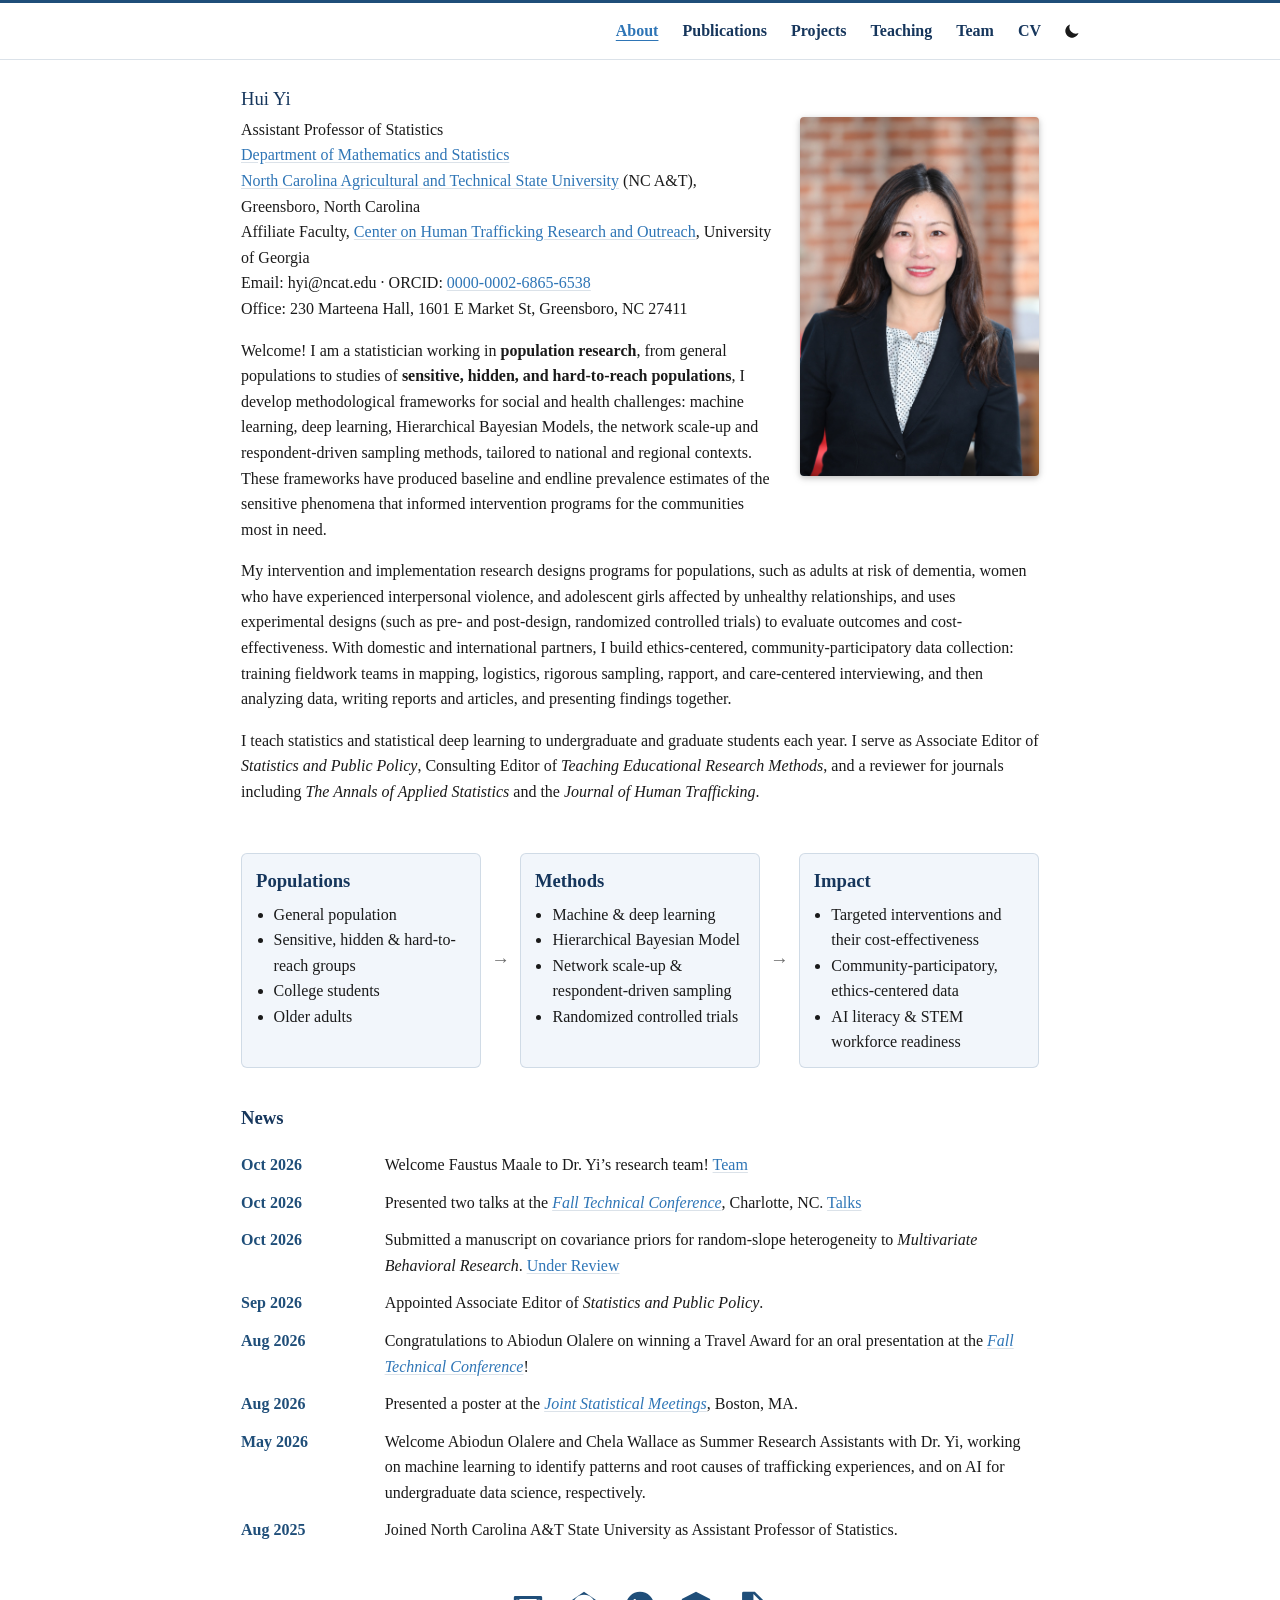
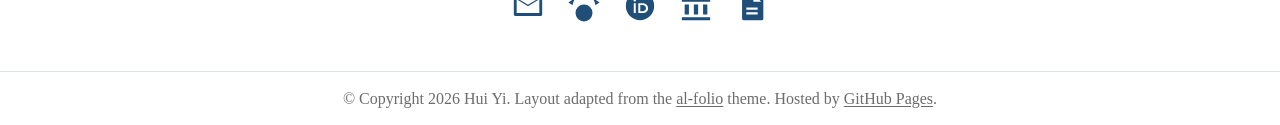
<file: index.html>
<!DOCTYPE html>
<html lang="en">
<head>
<meta charset="utf-8">
<meta name="viewport" content="width=device-width, initial-scale=1, viewport-fit=cover">
<title>Hui Yi, Ph.D. | Statistics | NC A&amp;T (NCAT)</title>
<meta name="description" content="Hui Yi, Ph.D., Assistant Professor of Statistics, North Carolina A&amp;T State University (NC A&amp;T, NCAT). Population research on general, sensitive, hidden, and hard-to-reach populations, college students, and older adults: Bayesian small area estimation, network sampling, machine learning, and randomized controlled trials.">
<link rel="canonical" href="https://huiyi-stat.github.io/">
<meta name="author" content="Hui Yi">
<meta name="keywords" content="Hui Yi, Hui Yi NCAT, Hui Yi NC A&amp;T, North Carolina A&amp;T statistics, respondent-driven sampling, network scale-up, small area estimation, human trafficking, Bayesian">
<meta property="og:type" content="profile"><meta property="og:title" content="Hui Yi, Ph.D. | Statistics | NC A&amp;T (NCAT)">
<meta property="og:description" content="Hui Yi, Ph.D., Assistant Professor of Statistics, North Carolina A&amp;T State University (NC A&amp;T, NCAT). Population research on general, sensitive, hidden, and hard-to-reach populations, college students, and older adults: Bayesian small area estimation, network sampling, machine learning, and randomized controlled trials."><meta property="og:url" content="https://huiyi-stat.github.io/">
<meta property="og:image" content="https://huiyi-stat.github.io/assets/img/prof_pic.jpg">
<meta name="google-site-verification" content="zQGF4gGuXkuN0VU1DSunlA45itW2kXYEOlPV3Uxu3EE" />
<script type="application/ld+json">{"@context": "https://schema.org", "@type": "Person", "name": "Hui Yi", "honorificSuffix": "Ph.D.", "jobTitle": "Assistant Professor of Statistics", "identifier": "https://orcid.org/0000-0002-6865-6538", "email": "mailto:hyi@ncat.edu", "url": "https://huiyi-stat.github.io/", "image": "https://huiyi-stat.github.io/assets/img/prof_pic.jpg", "worksFor": {"@type": "CollegeOrUniversity", "name": "North Carolina Agricultural and Technical State University", "alternateName": ["NC A&T", "NCAT", "N.C. A&T"], "url": "https://www.ncat.edu/"}, "affiliation": {"@type": "Organization", "name": "Department of Mathematics and Statistics, North Carolina A&T State University"}, "alumniOf": [{"@type": "CollegeOrUniversity", "name": "Virginia Tech"}, {"@type": "CollegeOrUniversity", "name": "Beijing Normal University"}], "knowsAbout": ["Statistics", "Population Research", "Hidden and Hard-to-Reach Populations", "Randomized Controlled Trials", "Machine Learning", "Deep Learning", "Bayesian Modeling", "Survey Sampling", "Respondent-Driven Sampling", "Network Scale-Up Method", "Small Area Estimation", "Social Network Analysis", "Human Trafficking Prevalence Estimation"], "sameAs": ["https://orcid.org/0000-0002-6865-6538", "https://scholar.google.com/citations?user=ZdeAgTMAAAAJ", "https://profiles.ncat.edu/en/persons/hui-yi/"]}</script>
<link rel="stylesheet" href="assets/css/main.css">
<script src="assets/js/site.js"></script>
</head>
<body>
<header class="navbar"><nav class="navbar-inner" aria-label="Main">
  <a class="navbar-brand hidden-on-about" href="index.html">Hui Yi</a>
  <div class="nav-right">
    <div class="nav-menu" id="nav-menu"><ul class="nav-links"><li><a href="index.html" class="active" aria-current="page">About</a></li><li><a href="publications.html">Publications</a></li><li><a href="projects.html">Projects</a></li><li><a href="teaching.html">Teaching</a></li><li><a href="team.html">Team</a></li><li><a href="cv.html">CV</a></li></ul></div>
    <button class="icon-btn theme-toggle" id="theme-toggle" type="button" aria-label="Toggle dark mode"><svg class="moon" viewBox="0 0 24 24" fill="currentColor" aria-hidden="true"><path d="M20.7 14.6A8.5 8.5 0 0 1 9.4 3.3 9 9 0 1 0 20.7 14.6z"/></svg><svg class="sun" viewBox="0 0 24 24" fill="currentColor" aria-hidden="true"><circle cx="12" cy="12" r="4.5"/><path d="M11 1h2v3h-2zM11 20h2v3h-2zM1 11h3v2H1zM20 11h3v2h-3zM4.2 2.8l2.1 2.1-1.4 1.4-2.1-2.1zM17.7 18.1l2.1 2.1-1.4 1.4-2.1-2.1zM2.8 19.8l2.1-2.1 1.4 1.4-2.1 2.1zM18.1 6.3l2.1-2.1 1.4 1.4-2.1 2.1z"/></svg></button>
    <button class="icon-btn nav-toggle" id="nav-toggle" type="button" aria-label="Toggle navigation" aria-expanded="false" aria-controls="nav-menu"><svg viewBox="0 0 24 24" fill="currentColor" aria-hidden="true"><path d="M3 6h18v2H3zM3 11h18v2H3zM3 16h18v2H3z"/></svg></button>
  </div>
</nav></header>
<main class="container">
<header class="post-header"><h1 class="post-title about-name">Hui Yi</h1></header>
<article class="clearfix">
<div class="profile">
  <img src="assets/img/prof_pic.jpg" alt="Portrait of Hui Yi" width="720" height="900">
</div>
<div class="about-body">
<div class="affil">
<p>Assistant Professor of Statistics</p>
<p><a href="https://www.ncat.edu/cost/departments/mathematics/index.php" target="_blank" rel="noopener">Department of Mathematics and Statistics</a></p>
<p><a href="https://www.ncat.edu/" target="_blank" rel="noopener">North Carolina Agricultural and Technical State University</a> (NC A&amp;T), Greensboro, North Carolina</p>
<p>Affiliate Faculty, <a href="https://cenhtro.uga.edu/" target="_blank" rel="noopener">Center on Human Trafficking Research and Outreach</a>, University of Georgia</p>
<p>Email: <span style="user-select:all">hyi@ncat.edu</span> &middot; ORCID: <a href="https://orcid.org/0000-0002-6865-6538" target="_blank" rel="noopener">0000-0002-6865-6538</a></p>
<p>Office: 230 Marteena Hall, 1601 E Market St, Greensboro, NC 27411</p>
</div>
<p>Welcome! I am a statistician working in <strong>population research</strong>, from general populations to studies of <strong>sensitive, hidden, and hard-to-reach populations</strong>, I develop methodological frameworks for social and health challenges: machine learning, deep learning, Hierarchical Bayesian Models, the network scale-up and respondent-driven sampling methods, tailored to national and regional contexts. These frameworks have produced baseline and endline prevalence estimates of the sensitive phenomena that informed intervention programs for the communities most in need.</p>
<p>My intervention and implementation research designs programs for populations, such as adults at risk of dementia, women who have experienced interpersonal violence, and adolescent girls affected by unhealthy relationships, and uses experimental designs (such as pre- and post-design, randomized controlled trials) to evaluate outcomes and cost-effectiveness. With domestic and international partners, I build ethics-centered, community-participatory data collection: training fieldwork teams in mapping, logistics, rigorous sampling, rapport, and care-centered interviewing, and then analyzing data, writing reports and articles, and presenting findings together.</p>
<p>I teach statistics and statistical deep learning to undergraduate and graduate students each year. I serve as Associate Editor of <em>Statistics and Public Policy</em>, Consulting Editor of <em>Teaching Educational Research Methods</em>, and a reviewer for journals including <em>The Annals of Applied Statistics</em> and the <em>Journal of Human Trafficking</em>.</p>
</div>
</article>
<figure class="overview" aria-label="Research overview">
<div class="ov-col"><div class="ov-head">Populations</div>
<ul><li>General population</li><li>Sensitive, hidden &amp; hard-to-reach groups</li><li>College students</li><li>Older adults</li></ul></div>
<div class="ov-arrow" aria-hidden="true">&rarr;</div>
<div class="ov-col"><div class="ov-head">Methods</div>
<ul><li>Machine &amp; deep learning</li><li>Hierarchical Bayesian Model</li><li>Network scale-up &amp; respondent-driven sampling</li><li>Randomized controlled trials</li></ul></div>
<div class="ov-arrow" aria-hidden="true">&rarr;</div>
<div class="ov-col"><div class="ov-head">Impact</div>
<ul><li>Targeted interventions and their cost-effectiveness</li><li>Community-participatory, ethics-centered data</li><li>AI literacy &amp; STEM workforce readiness</li></ul></div>

</figure>
<section class="news"><h2 class="section">News</h2>
<div class="table-wrap"><table><tr><th scope="row">Oct 2026</th><td>Welcome Faustus Maale to Dr. Yi&rsquo;s research team! <a href="team.html">Team</a></td></tr><tr><th scope="row">Oct 2026</th><td>Presented two talks at the <a href="https://falltechnicalconference.org/2026-program/" target="_blank" rel="noopener"><em>Fall Technical Conference</em></a>, Charlotte, NC. <a href="cv.html#talks">Talks</a></td></tr><tr><th scope="row">Oct 2026</th><td>Submitted a manuscript on covariance priors for random-slope heterogeneity to <em>Multivariate Behavioral Research</em>. <a href="publications.html#review">Under Review</a></td></tr><tr><th scope="row">Sep 2026</th><td>Appointed Associate Editor of <em>Statistics and Public Policy</em>.</td></tr><tr><th scope="row">Aug 2026</th><td>Congratulations to Abiodun Olalere on winning a Travel Award for an oral presentation at the <a href="https://falltechnicalconference.org/2026-program/" target="_blank" rel="noopener"><em>Fall Technical Conference</em></a>!</td></tr><tr><th scope="row">Aug 2026</th><td>Presented a poster at the <a href="https://ww2.amstat.org/meetings/jsm/2026/program.cfm" target="_blank" rel="noopener"><em>Joint Statistical Meetings</em></a>, Boston, MA.</td></tr><th scope="row">May 2026</th><td>Welcome Abiodun Olalere and Chela Wallace as Summer Research Assistants with Dr. Yi, working on machine learning to identify patterns and root causes of trafficking experiences, and on AI for undergraduate data science, respectively.</td></tr><tr><th scope="row">Aug 2025</th><td>Joined North Carolina A&amp;T State University as Assistant Professor of Statistics.</td></tr><tr></table></div></section>
<div class="social"><div class="contact-icons">
<a href="mailto:hyi@ncat.edu" title="Email" aria-label="Email"><svg viewBox="0 0 24 24" fill="currentColor" aria-hidden="true"><path d="M3 5h18a1 1 0 0 1 1 1v12a1 1 0 0 1-1 1H3a1 1 0 0 1-1-1V6a1 1 0 0 1 1-1zm9 7.2L4 7.3V17h16V7.3l-8 4.9zM5.2 7l6.8 4.2L18.8 7H5.2z"/></svg></a>
<a href="https://scholar.google.com/citations?user=ZdeAgTMAAAAJ&hl=en" title="Google Scholar" aria-label="Google Scholar" target="_blank" rel="noopener"><svg viewBox="0 0 24 24" fill="currentColor" aria-hidden="true"><path d="M12 2 1 9.5l3 2.05V12a8 8 0 0 1 16 0v-.45L23 9.5 12 2zm0 9a6 6 0 1 0 0 12 6 6 0 0 0 0-12z"/></svg></a>
<a href="https://orcid.org/0000-0002-6865-6538" title="ORCID" aria-label="ORCID" target="_blank" rel="noopener"><svg viewBox="0 0 24 24" fill="currentColor" aria-hidden="true"><path d="M12 2a10 10 0 1 0 0 20 10 10 0 0 0 0-20zM8.3 7.1a.9.9 0 1 1 0 1.8.9.9 0 0 1 0-1.8zM7.6 10h1.4v7H7.6v-7zm3.2 0h3c2.6 0 3.9 1.8 3.9 3.5 0 1.9-1.4 3.5-3.9 3.5h-3V10zm1.4 1.3v4.4h1.5c1.8 0 2.5-1.2 2.5-2.2 0-1.2-.8-2.2-2.5-2.2h-1.5z"/></svg></a>
<a href="https://www.ncat.edu/cost/departments/mathematics/index.php" title="NC A&amp;T Mathematics and Statistics" aria-label="Department page" target="_blank" rel="noopener"><svg viewBox="0 0 24 24" fill="currentColor" aria-hidden="true"><path d="M12 2 2 7v2h20V7L12 2zM4 11v7h3v-7H4zm6.5 0v7h3v-7h-3zM17 11v7h3v-7h-3zM2 20v2h20v-2H2z"/></svg></a>
<a href="assets/pdf/Hui_Yi_CV.pdf" title="CV (PDF)" aria-label="CV (PDF)" target="_blank" rel="noopener"><svg viewBox="0 0 24 24" fill="currentColor" aria-hidden="true"><path d="M6 2h8l6 6v13a1 1 0 0 1-1 1H6a1 1 0 0 1-1-1V3a1 1 0 0 1 1-1zm7 1.5V9h5.5L13 3.5zM8 13v1.6h8V13H8zm0 3.4V18h8v-1.6H8z"/></svg></a>
</div></div>
</main>
<footer>&copy; Copyright 2026 Hui Yi. Layout adapted from the <a href="https://github.com/alshedivat/al-folio">al-folio</a> theme. Hosted by <a href="https://pages.github.com/">GitHub Pages</a>.</footer>
</body>
</html>
</file>
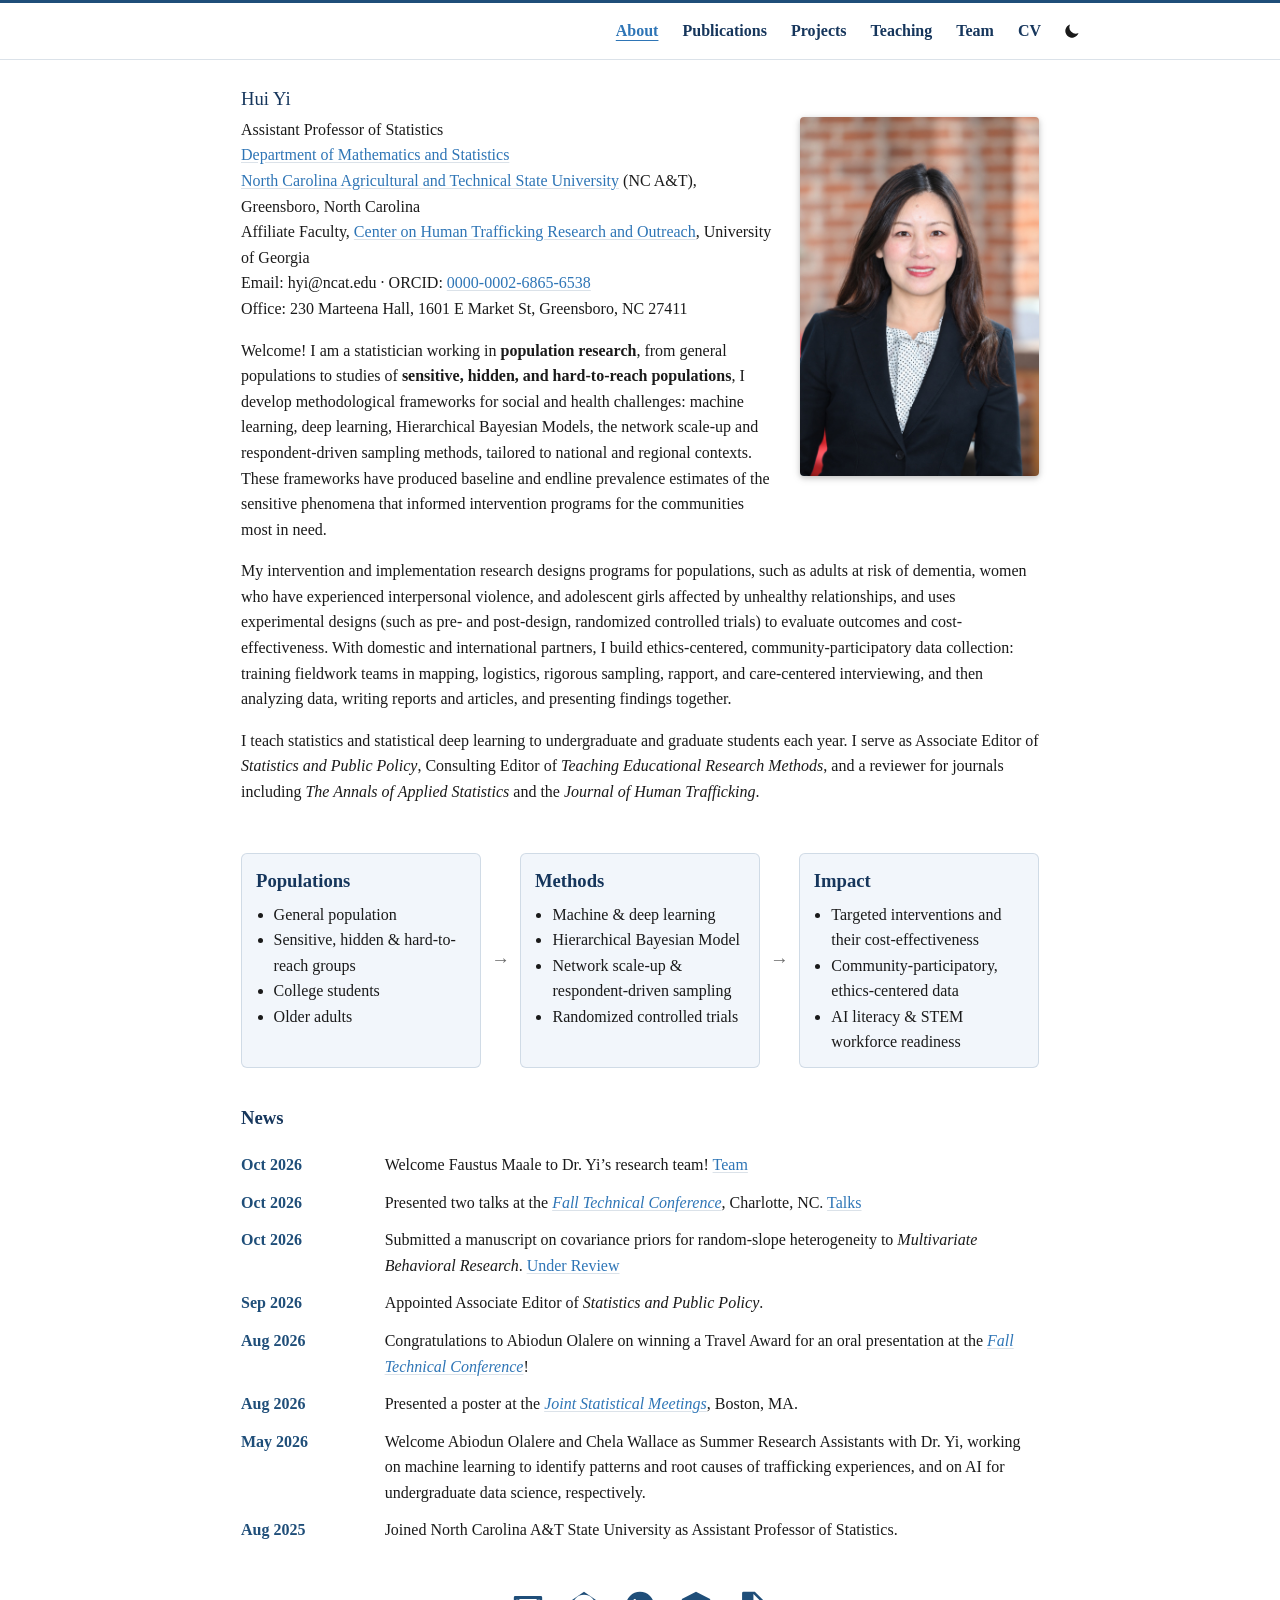
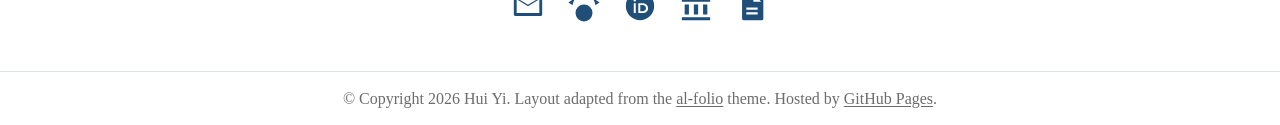
<file: huiyi/index.html>
<!DOCTYPE html>
<html lang="en">
<head>
<meta charset="utf-8">
<title>Hui Yi | NC A&amp;T (NCAT) - moved</title>
<link rel="canonical" href="https://huiyi-stat.github.io/">
<meta http-equiv="refresh" content="0; url=https://huiyi-stat.github.io/">
<meta name="robots" content="noindex, follow">
<script>location.replace("https://huiyi-stat.github.io/" + (location.hash || ""));</script>
</head>
<body>
<p>Hui Yi's website has moved to <a href="https://huiyi-stat.github.io/">https://huiyi-stat.github.io/</a>.</p>
</body>
</html>
</file>
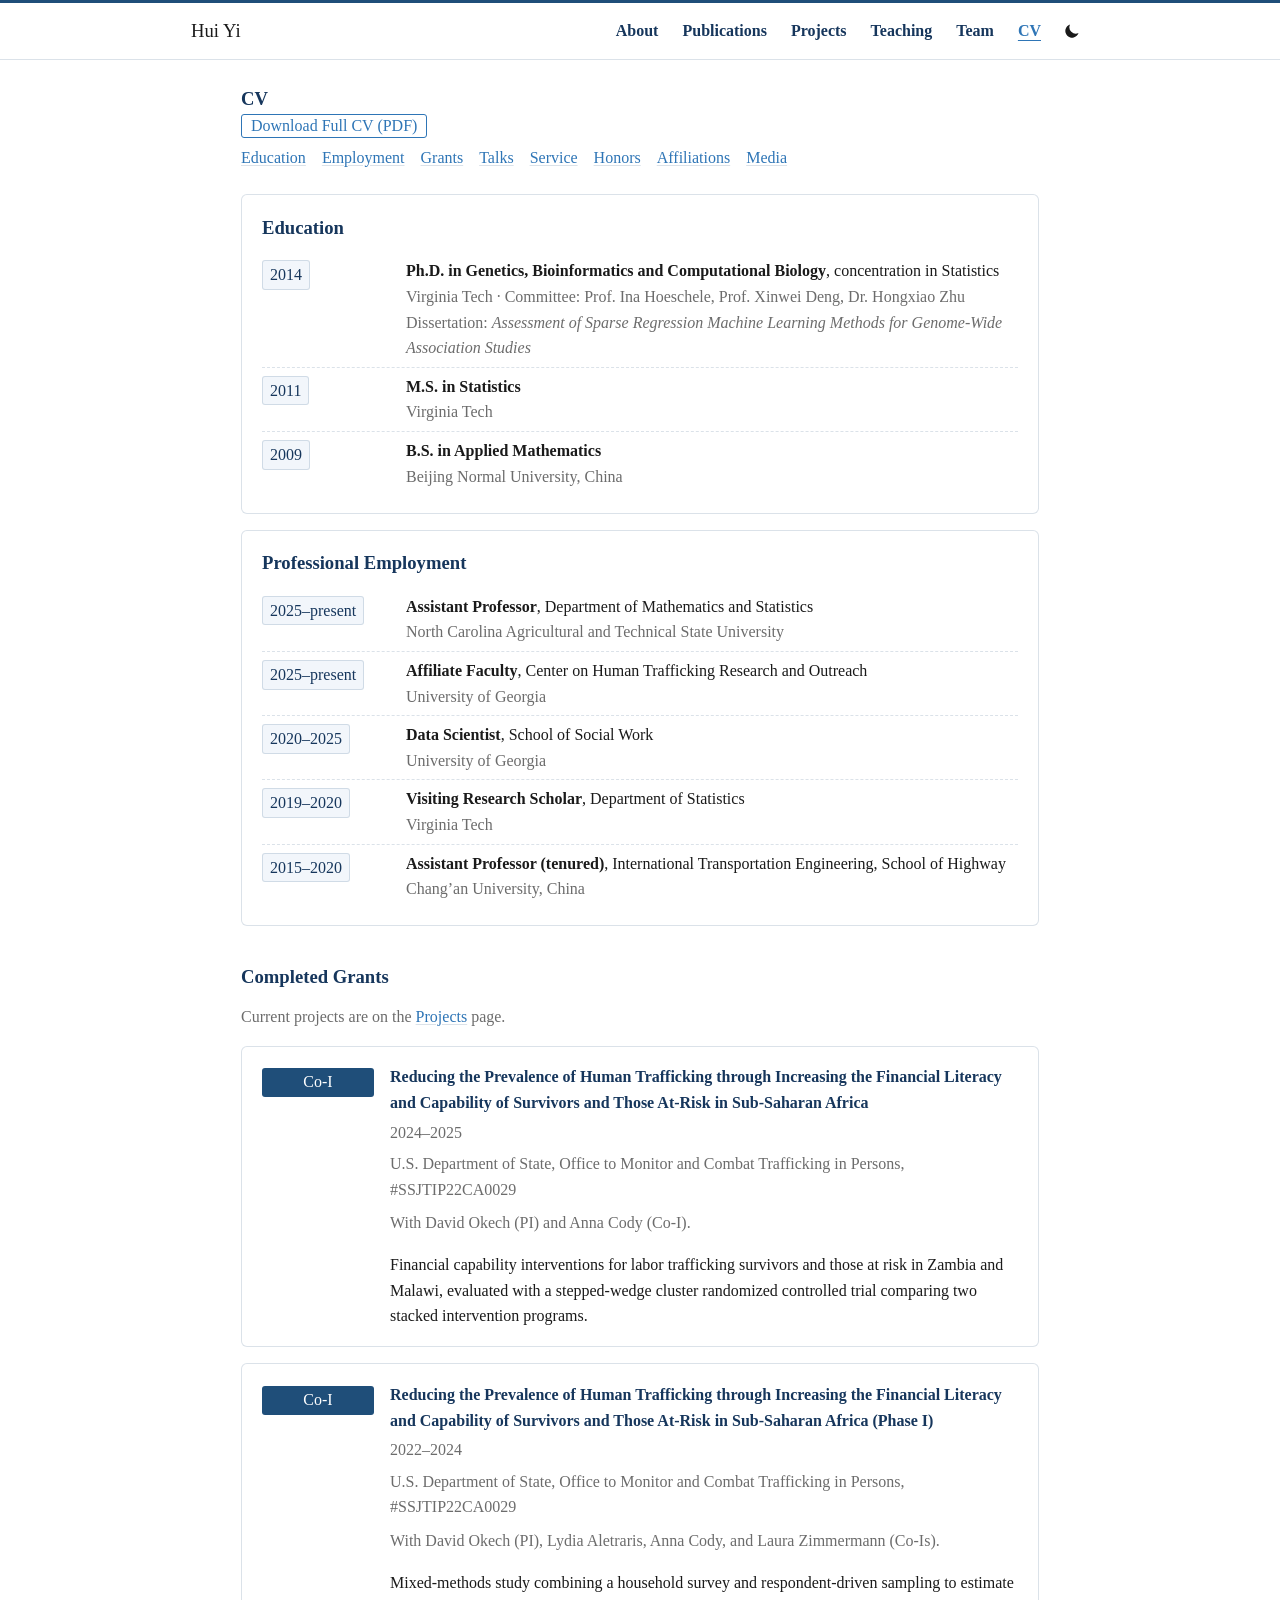
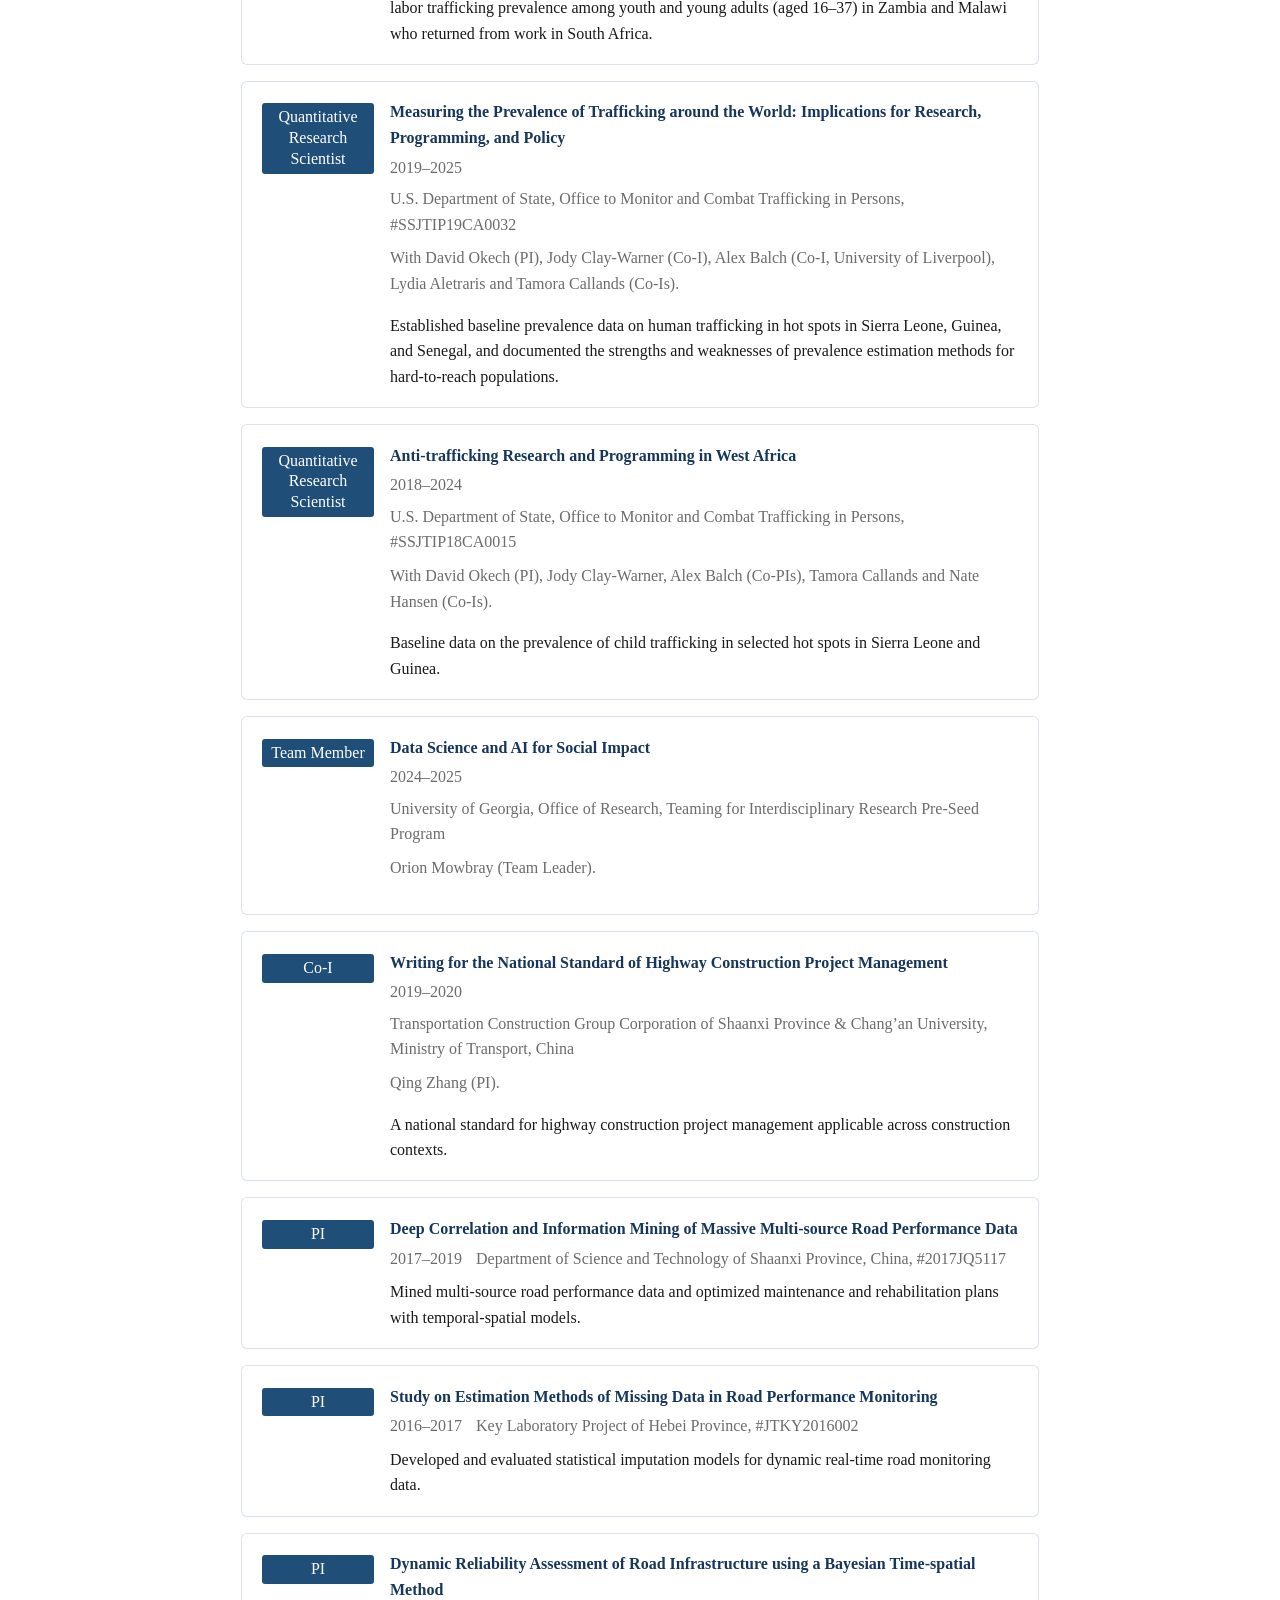
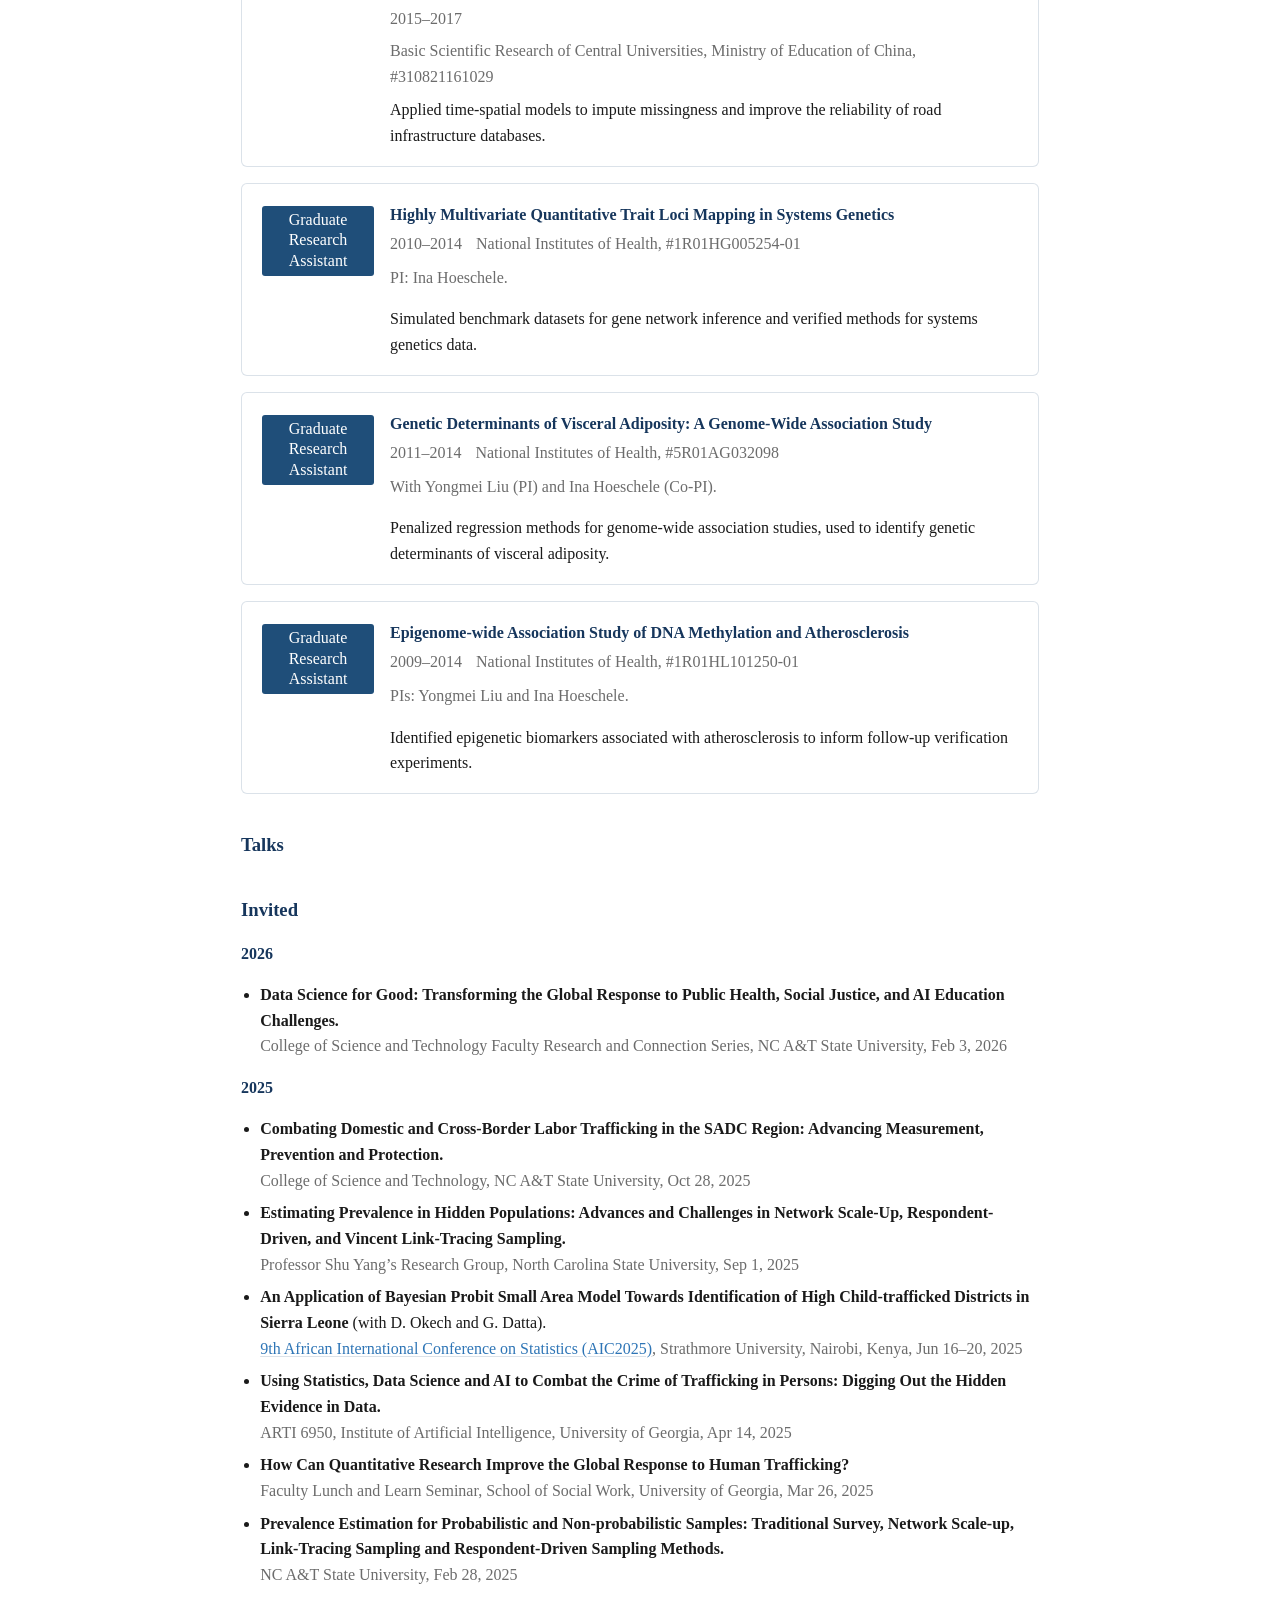
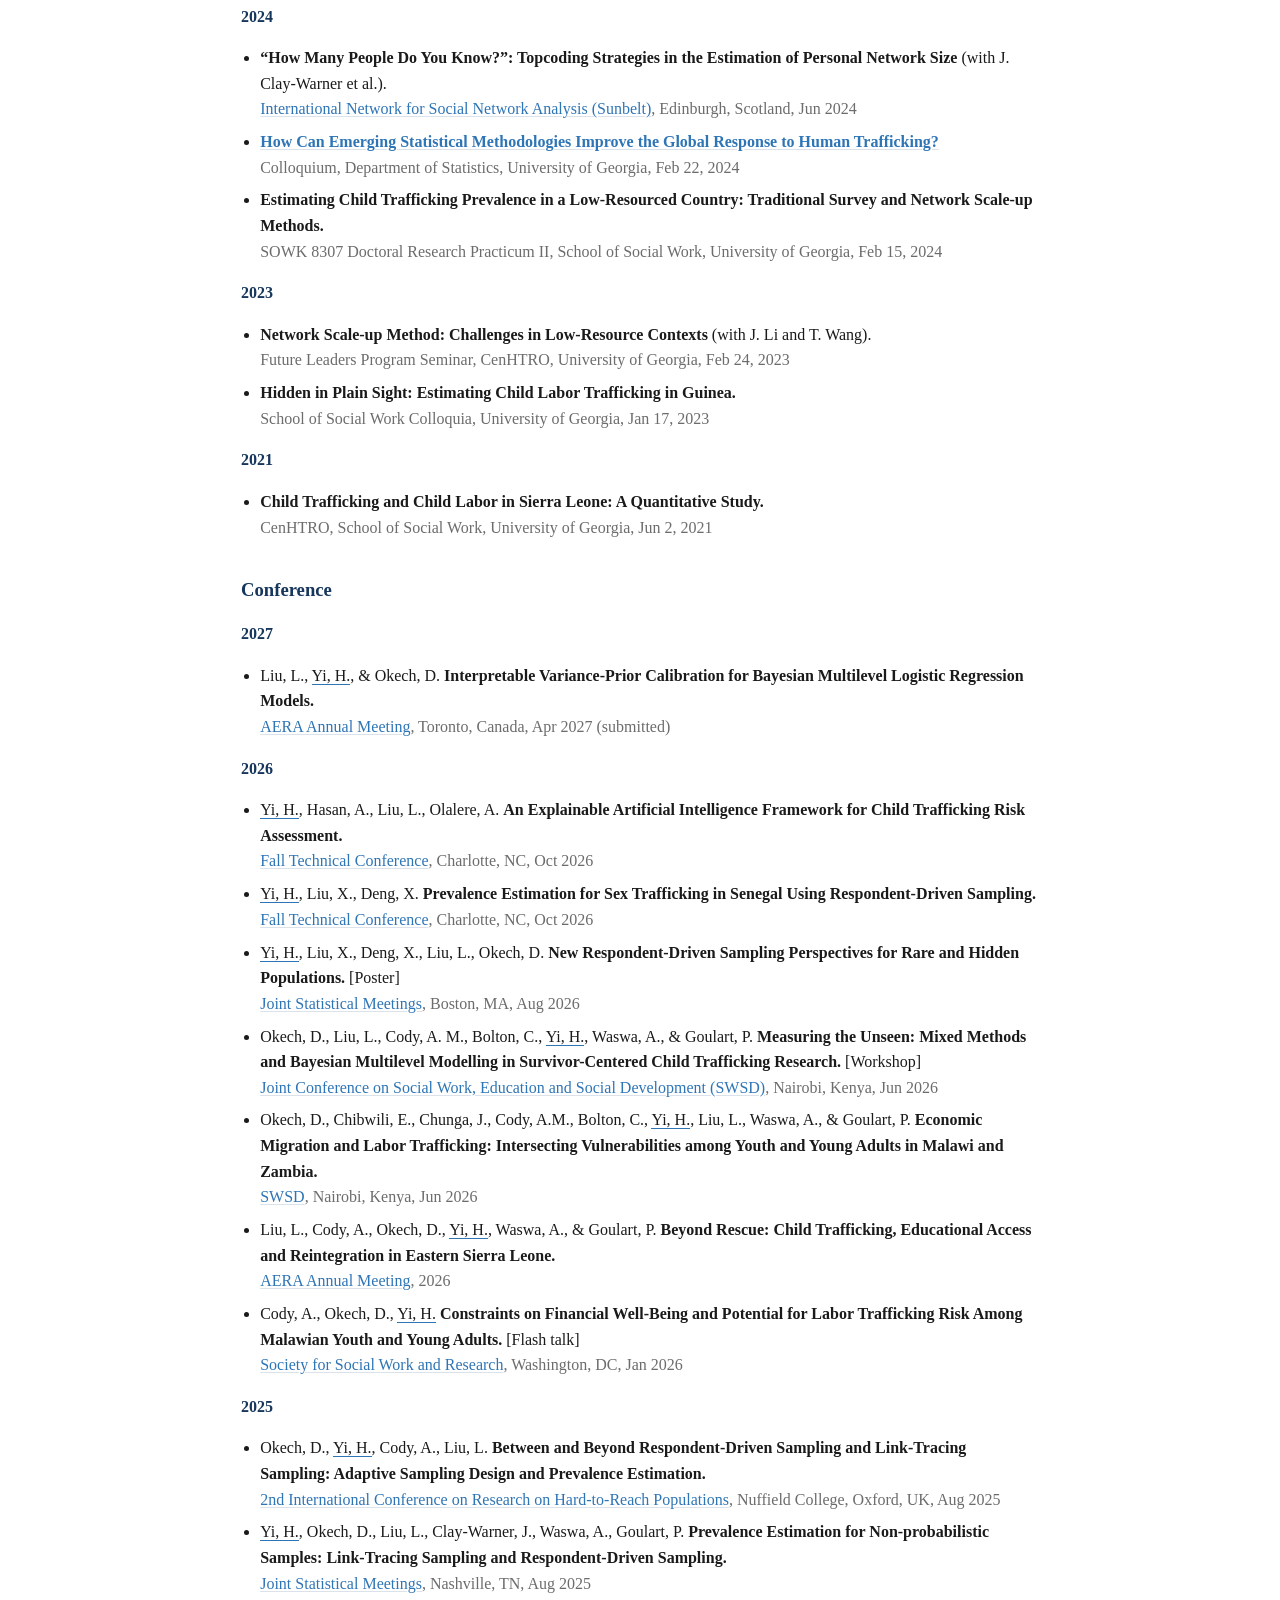
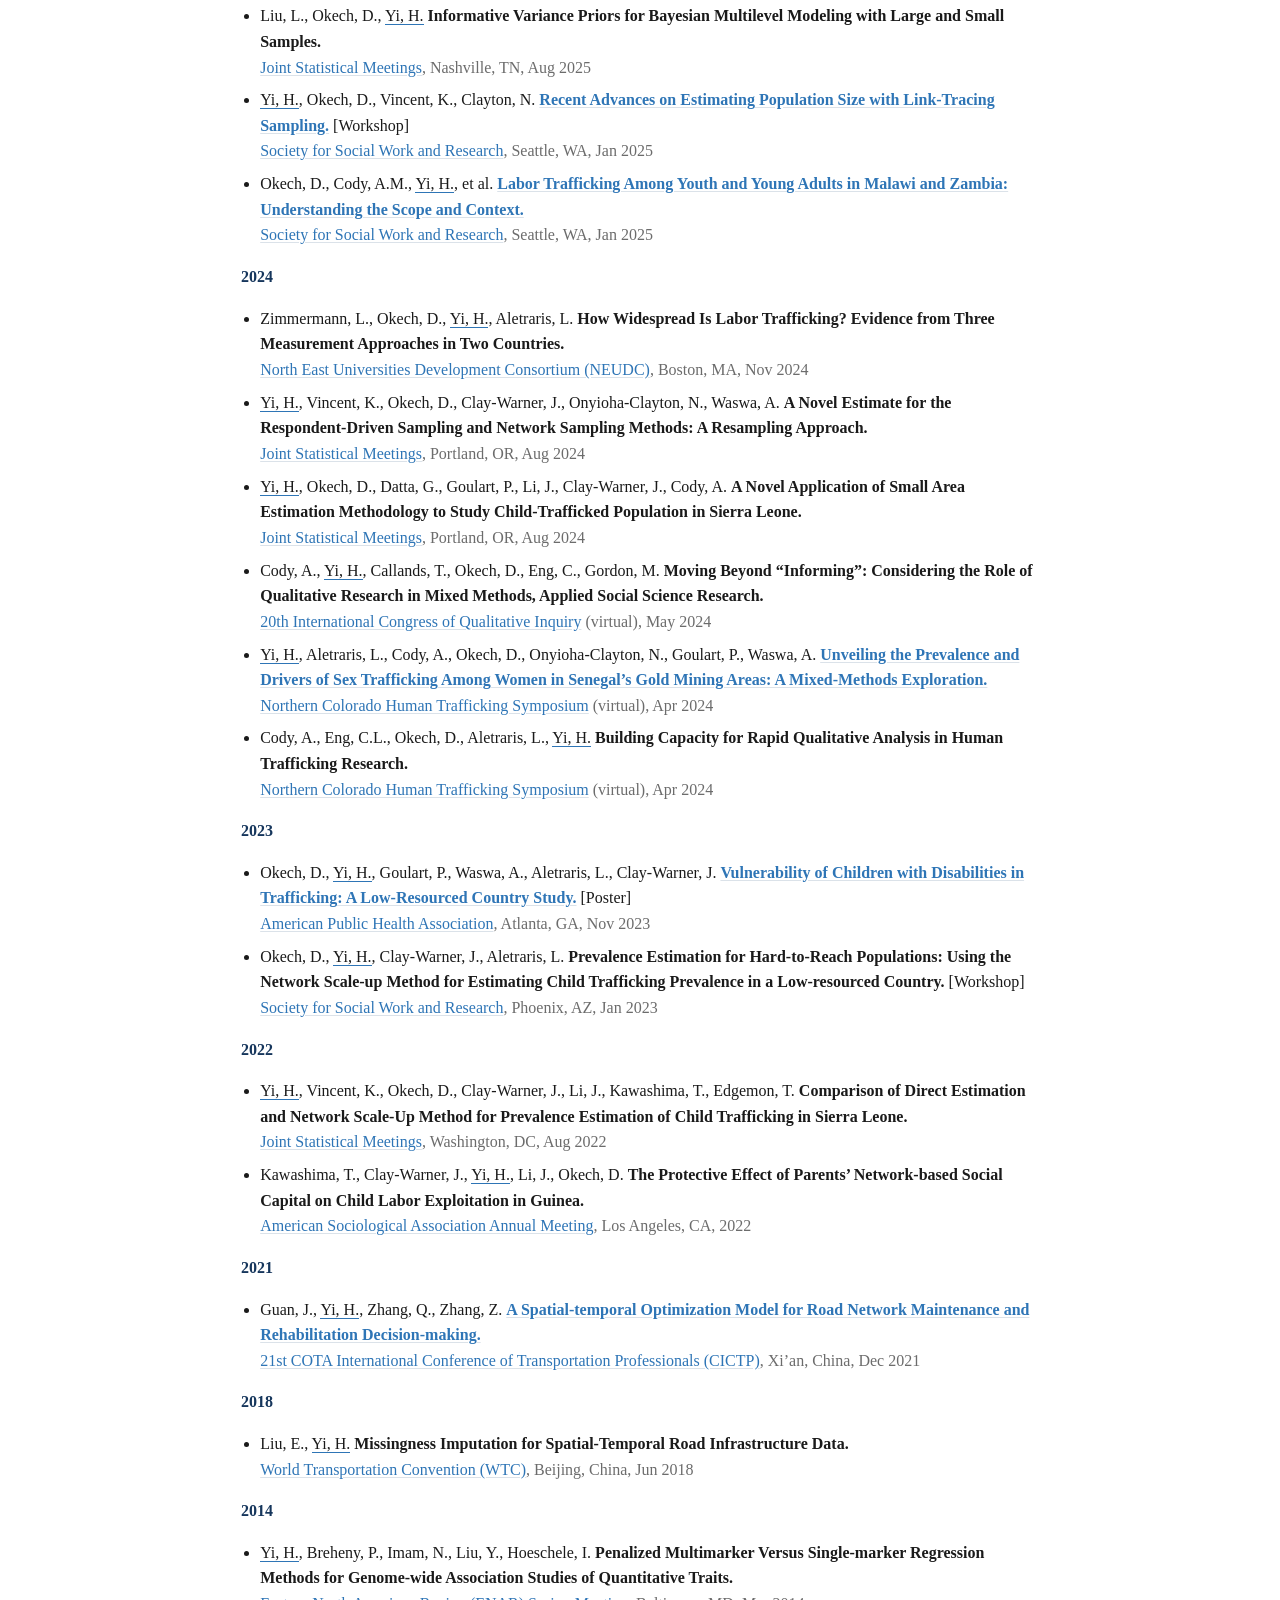
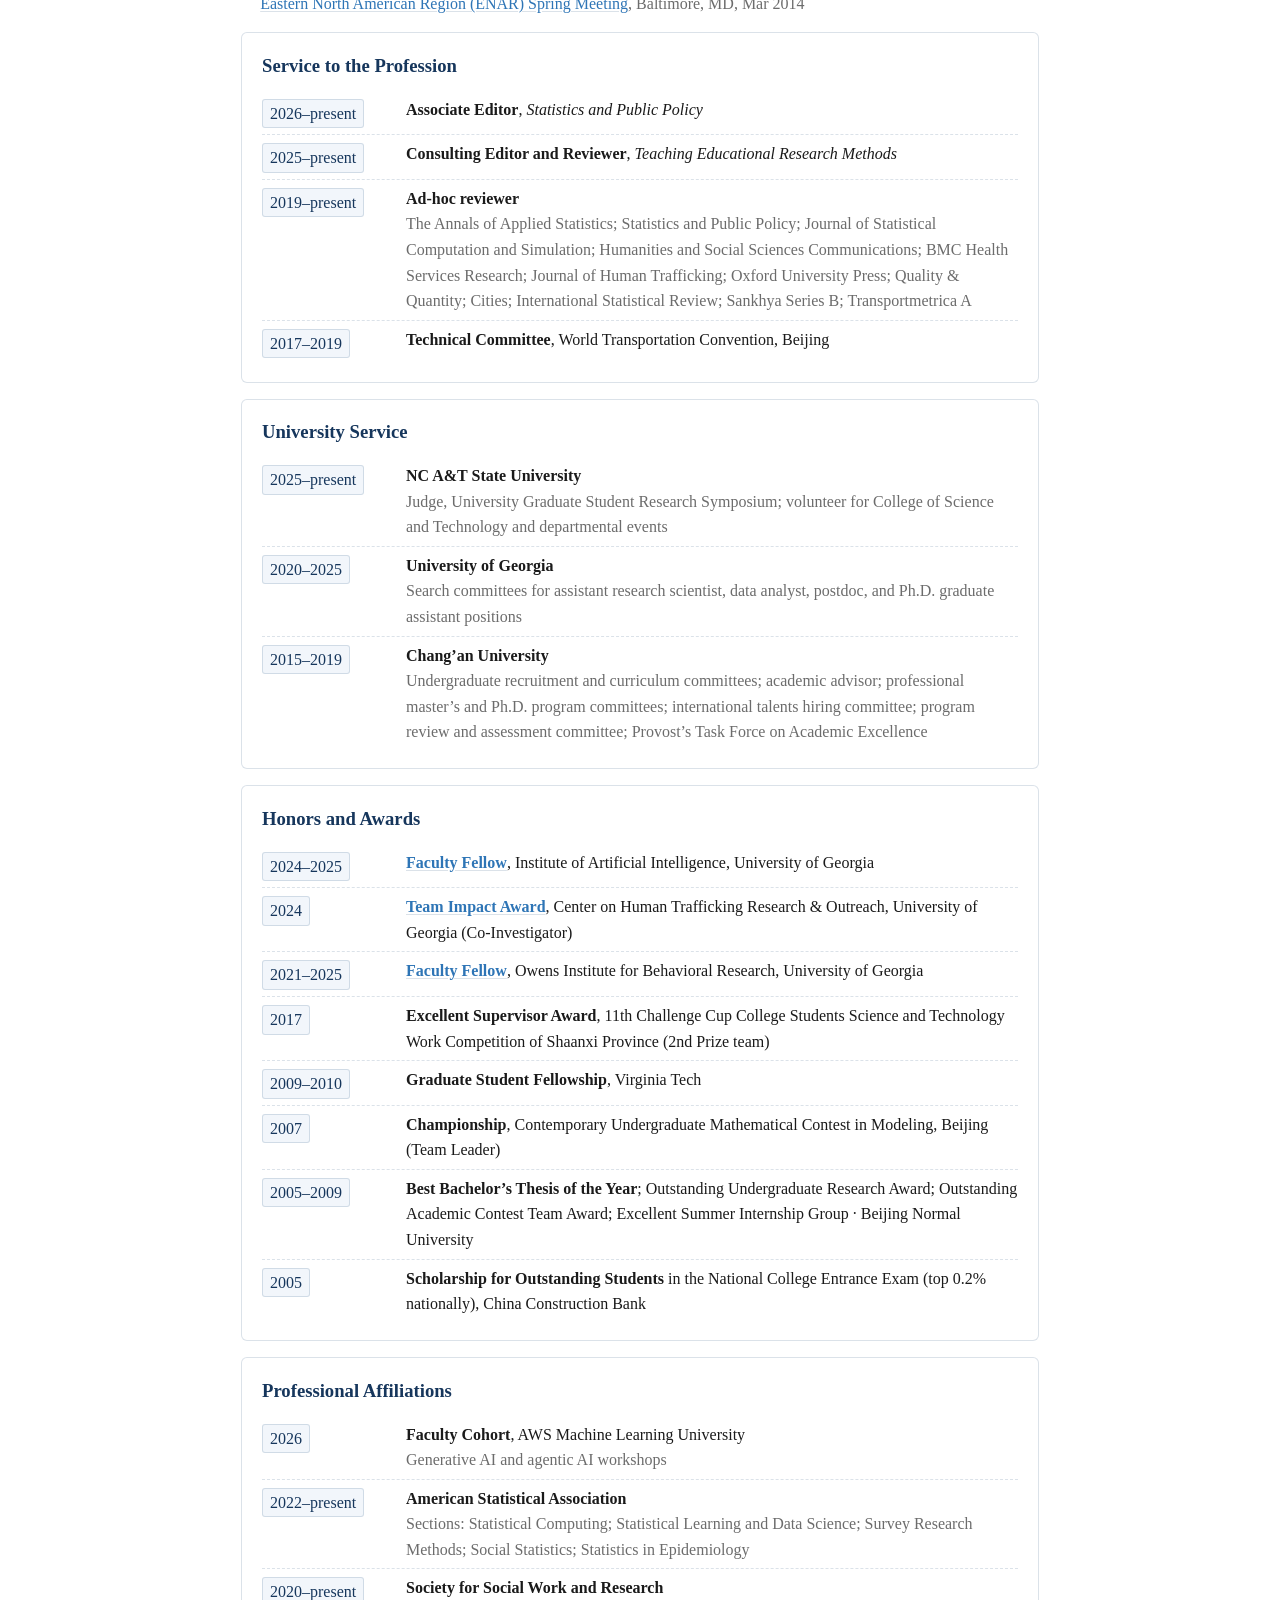
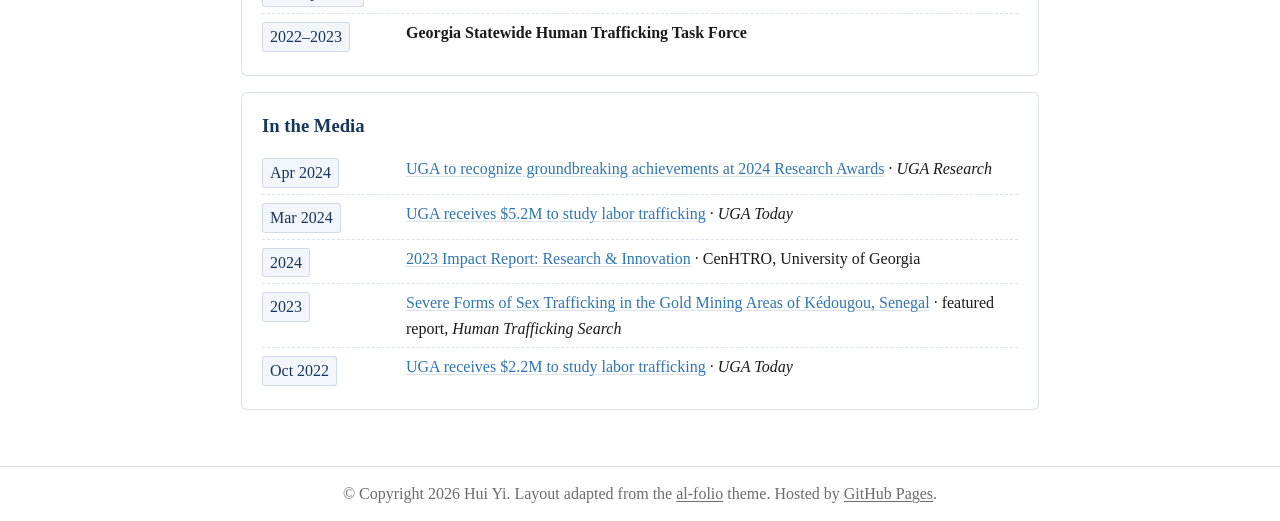
<file: cv.html>
<!DOCTYPE html>
<html lang="en">
<head>
<meta charset="utf-8">
<meta name="viewport" content="width=device-width, initial-scale=1, viewport-fit=cover">
<title>CV | Hui Yi, NC A&amp;T (NCAT)</title>
<meta name="description" content="Curriculum vitae of Hui Yi, Ph.D., Assistant Professor of Statistics at North Carolina A&amp;T State University (NCAT).">
<link rel="canonical" href="https://huiyi-stat.github.io/cv.html">
<meta name="author" content="Hui Yi">
<meta name="keywords" content="Hui Yi, Hui Yi NCAT, Hui Yi NC A&amp;T, North Carolina A&amp;T statistics, respondent-driven sampling, network scale-up, small area estimation, human trafficking, Bayesian">
<meta property="og:type" content="profile"><meta property="og:title" content="CV | Hui Yi, NC A&amp;T (NCAT)">
<meta property="og:description" content="Curriculum vitae of Hui Yi, Ph.D., Assistant Professor of Statistics at North Carolina A&amp;T State University (NCAT)."><meta property="og:url" content="https://huiyi-stat.github.io/cv.html">
<meta property="og:image" content="https://huiyi-stat.github.io/assets/img/prof_pic.jpg">
<link rel="stylesheet" href="assets/css/main.css">
<script src="assets/js/site.js"></script>
</head>
<body>
<header class="navbar"><nav class="navbar-inner" aria-label="Main">
  <a class="navbar-brand" href="index.html">Hui Yi</a>
  <div class="nav-right">
    <div class="nav-menu" id="nav-menu"><ul class="nav-links"><li><a href="index.html">About</a></li><li><a href="publications.html">Publications</a></li><li><a href="projects.html">Projects</a></li><li><a href="teaching.html">Teaching</a></li><li><a href="team.html">Team</a></li><li><a href="cv.html" class="active" aria-current="page">CV</a></li></ul></div>
    <button class="icon-btn theme-toggle" id="theme-toggle" type="button" aria-label="Toggle dark mode"><svg class="moon" viewBox="0 0 24 24" fill="currentColor" aria-hidden="true"><path d="M20.7 14.6A8.5 8.5 0 0 1 9.4 3.3 9 9 0 1 0 20.7 14.6z"/></svg><svg class="sun" viewBox="0 0 24 24" fill="currentColor" aria-hidden="true"><circle cx="12" cy="12" r="4.5"/><path d="M11 1h2v3h-2zM11 20h2v3h-2zM1 11h3v2H1zM20 11h3v2h-3zM4.2 2.8l2.1 2.1-1.4 1.4-2.1-2.1zM17.7 18.1l2.1 2.1-1.4 1.4-2.1-2.1zM2.8 19.8l2.1-2.1 1.4 1.4-2.1 2.1zM18.1 6.3l2.1-2.1 1.4 1.4-2.1 2.1z"/></svg></button>
    <button class="icon-btn nav-toggle" id="nav-toggle" type="button" aria-label="Toggle navigation" aria-expanded="false" aria-controls="nav-menu"><svg viewBox="0 0 24 24" fill="currentColor" aria-hidden="true"><path d="M3 6h18v2H3zM3 11h18v2H3zM3 16h18v2H3z"/></svg></button>
  </div>
</nav></header>
<main class="container">
<header class="post-header"><h1 class="post-title">CV</h1>
<p class="post-description"><a class="btn" href="assets/pdf/Hui_Yi_CV.pdf" target="_blank" rel="noopener">Download Full CV (PDF)</a></p></header>
<nav class="cv-toc" aria-label="CV sections"><a href="#education">Education</a><a href="#employment">Employment</a><a href="#grants">Grants</a><a href="#talks">Talks</a><a href="#service">Service</a><a href="#honors">Honors</a><a href="#affiliations">Affiliations</a><a href="#media">Media</a></nav>
<section id="education"><div class="card"><h3>Education</h3><ul class="cv-list"><li><div class="cv-date"><span class="pill">2014</span></div><div class="cv-main"><strong>Ph.D. in Genetics, Bioinformatics and Computational Biology</strong>, concentration in Statistics<div class="sub">Virginia Tech &middot; Committee: Prof. Ina Hoeschele, Prof. Xinwei Deng, Dr. Hongxiao Zhu</div><div class="sub">Dissertation: <em>Assessment of Sparse Regression Machine Learning Methods for Genome-Wide Association Studies</em></div></div></li><li><div class="cv-date"><span class="pill">2011</span></div><div class="cv-main"><strong>M.S. in Statistics</strong><div class="sub">Virginia Tech</div></div></li><li><div class="cv-date"><span class="pill">2009</span></div><div class="cv-main"><strong>B.S. in Applied Mathematics</strong><div class="sub">Beijing Normal University, China</div></div></li></ul></div></section>
<section id="employment"><div class="card"><h3>Professional Employment</h3><ul class="cv-list"><li><div class="cv-date"><span class="pill">2025&ndash;present</span></div><div class="cv-main"><strong>Assistant Professor</strong>, Department of Mathematics and Statistics<div class="sub">North Carolina Agricultural and Technical State University</div></div></li><li><div class="cv-date"><span class="pill">2025&ndash;present</span></div><div class="cv-main"><strong>Affiliate Faculty</strong>, Center on Human Trafficking Research and Outreach<div class="sub">University of Georgia</div></div></li><li><div class="cv-date"><span class="pill">2020&ndash;2025</span></div><div class="cv-main"><strong>Data Scientist</strong>, School of Social Work<div class="sub">University of Georgia</div></div></li><li><div class="cv-date"><span class="pill">2019&ndash;2020</span></div><div class="cv-main"><strong>Visiting Research Scholar</strong>, Department of Statistics<div class="sub">Virginia Tech</div></div></li><li><div class="cv-date"><span class="pill">2015&ndash;2020</span></div><div class="cv-main"><strong>Assistant Professor (tenured)</strong>, International Transportation Engineering, School of Highway<div class="sub">Chang&rsquo;an University, China</div></div></li></ul></div></section>
<section id="grants"><h2 class="section">Completed Grants</h2><p class="muted">Current projects are on the <a href="projects.html">Projects</a> page.</p><div class="card"><div class="pub-row"><div class="abbr"><abbr class="badge">Co-I</abbr></div><div>
<div class="pub-title">Reducing the Prevalence of Human Trafficking through Increasing the Financial Literacy and Capability of Survivors and Those At-Risk in Sub-Saharan Africa</div>
<div class="grant-meta"><span>2024–2025</span><span>U.S. Department of State, Office to Monitor and Combat Trafficking in Persons, #SSJTIP22CA0029</span></div>
<p class="pub-note">With David Okech (PI) and Anna Cody (Co-I).</p><p class="grant-desc">Financial capability interventions for labor trafficking survivors and those at risk in Zambia and Malawi, evaluated with a stepped-wedge cluster randomized controlled trial comparing two stacked intervention programs.</p></div></div></div><div class="card"><div class="pub-row"><div class="abbr"><abbr class="badge">Co-I</abbr></div><div>
<div class="pub-title">Reducing the Prevalence of Human Trafficking through Increasing the Financial Literacy and Capability of Survivors and Those At-Risk in Sub-Saharan Africa (Phase I)</div>
<div class="grant-meta"><span>2022–2024</span><span>U.S. Department of State, Office to Monitor and Combat Trafficking in Persons, #SSJTIP22CA0029</span></div>
<p class="pub-note">With David Okech (PI), Lydia Aletraris, Anna Cody, and Laura Zimmermann (Co-Is).</p><p class="grant-desc">Mixed-methods study combining a household survey and respondent-driven sampling to estimate labor trafficking prevalence among youth and young adults (aged 16–37) in Zambia and Malawi who returned from work in South Africa.</p></div></div></div><div class="card"><div class="pub-row"><div class="abbr"><abbr class="badge">Quantitative Research Scientist</abbr></div><div>
<div class="pub-title">Measuring the Prevalence of Trafficking around the World: Implications for Research, Programming, and Policy</div>
<div class="grant-meta"><span>2019–2025</span><span>U.S. Department of State, Office to Monitor and Combat Trafficking in Persons, #SSJTIP19CA0032</span></div>
<p class="pub-note">With David Okech (PI), Jody Clay-Warner (Co-I), Alex Balch (Co-I, University of Liverpool), Lydia Aletraris and Tamora Callands (Co-Is).</p><p class="grant-desc">Established baseline prevalence data on human trafficking in hot spots in Sierra Leone, Guinea, and Senegal, and documented the strengths and weaknesses of prevalence estimation methods for hard-to-reach populations.</p></div></div></div><div class="card"><div class="pub-row"><div class="abbr"><abbr class="badge">Quantitative Research Scientist</abbr></div><div>
<div class="pub-title">Anti-trafficking Research and Programming in West Africa</div>
<div class="grant-meta"><span>2018–2024</span><span>U.S. Department of State, Office to Monitor and Combat Trafficking in Persons, #SSJTIP18CA0015</span></div>
<p class="pub-note">With David Okech (PI), Jody Clay-Warner, Alex Balch (Co-PIs), Tamora Callands and Nate Hansen (Co-Is).</p><p class="grant-desc">Baseline data on the prevalence of child trafficking in selected hot spots in Sierra Leone and Guinea.</p></div></div></div><div class="card"><div class="pub-row"><div class="abbr"><abbr class="badge">Team Member</abbr></div><div>
<div class="pub-title">Data Science and AI for Social Impact</div>
<div class="grant-meta"><span>2024–2025</span><span>University of Georgia, Office of Research, Teaming for Interdisciplinary Research Pre-Seed Program</span></div>
<p class="pub-note">Orion Mowbray (Team Leader).</p></div></div></div><div class="card"><div class="pub-row"><div class="abbr"><abbr class="badge">Co-I</abbr></div><div>
<div class="pub-title">Writing for the National Standard of Highway Construction Project Management</div>
<div class="grant-meta"><span>2019–2020</span><span>Transportation Construction Group Corporation of Shaanxi Province &amp; Chang’an University, Ministry of Transport, China</span></div>
<p class="pub-note">Qing Zhang (PI).</p><p class="grant-desc">A national standard for highway construction project management applicable across construction contexts.</p></div></div></div><div class="card"><div class="pub-row"><div class="abbr"><abbr class="badge">PI</abbr></div><div>
<div class="pub-title">Deep Correlation and Information Mining of Massive Multi-source Road Performance Data</div>
<div class="grant-meta"><span>2017–2019</span><span>Department of Science and Technology of Shaanxi Province, China, #2017JQ5117</span></div>
<p class="grant-desc">Mined multi-source road performance data and optimized maintenance and rehabilitation plans with temporal-spatial models.</p></div></div></div><div class="card"><div class="pub-row"><div class="abbr"><abbr class="badge">PI</abbr></div><div>
<div class="pub-title">Study on Estimation Methods of Missing Data in Road Performance Monitoring</div>
<div class="grant-meta"><span>2016–2017</span><span>Key Laboratory Project of Hebei Province, #JTKY2016002</span></div>
<p class="grant-desc">Developed and evaluated statistical imputation models for dynamic real-time road monitoring data.</p></div></div></div><div class="card"><div class="pub-row"><div class="abbr"><abbr class="badge">PI</abbr></div><div>
<div class="pub-title">Dynamic Reliability Assessment of Road Infrastructure using a Bayesian Time-spatial Method</div>
<div class="grant-meta"><span>2015–2017</span><span>Basic Scientific Research of Central Universities, Ministry of Education of China, #310821161029</span></div>
<p class="grant-desc">Applied time-spatial models to impute missingness and improve the reliability of road infrastructure databases.</p></div></div></div><div class="card"><div class="pub-row"><div class="abbr"><abbr class="badge">Graduate Research Assistant</abbr></div><div>
<div class="pub-title">Highly Multivariate Quantitative Trait Loci Mapping in Systems Genetics</div>
<div class="grant-meta"><span>2010–2014</span><span>National Institutes of Health, #1R01HG005254-01</span></div>
<p class="pub-note">PI: Ina Hoeschele.</p><p class="grant-desc">Simulated benchmark datasets for gene network inference and verified methods for systems genetics data.</p></div></div></div><div class="card"><div class="pub-row"><div class="abbr"><abbr class="badge">Graduate Research Assistant</abbr></div><div>
<div class="pub-title">Genetic Determinants of Visceral Adiposity: A Genome-Wide Association Study</div>
<div class="grant-meta"><span>2011–2014</span><span>National Institutes of Health, #5R01AG032098</span></div>
<p class="pub-note">With Yongmei Liu (PI) and Ina Hoeschele (Co-PI).</p><p class="grant-desc">Penalized regression methods for genome-wide association studies, used to identify genetic determinants of visceral adiposity.</p></div></div></div><div class="card"><div class="pub-row"><div class="abbr"><abbr class="badge">Graduate Research Assistant</abbr></div><div>
<div class="pub-title">Epigenome-wide Association Study of DNA Methylation and Atherosclerosis</div>
<div class="grant-meta"><span>2009–2014</span><span>National Institutes of Health, #1R01HL101250-01</span></div>
<p class="pub-note">PIs: Yongmei Liu and Ina Hoeschele.</p><p class="grant-desc">Identified epigenetic biomarkers associated with atherosclerosis to inform follow-up verification experiments.</p></div></div></div></section>
<section id="talks"><h2 class="section">Talks</h2>
<h3 class="group">Invited</h3><h4 class="cv-year">2026</h4><ul class="plain"><li><strong>Data Science for Good: Transforming the Global Response to Public Health, Social Justice, and AI Education Challenges.</strong><span class="sub">College of Science and Technology Faculty Research and Connection Series, NC A&amp;T State University, Feb 3, 2026</span></li></ul><h4 class="cv-year">2025</h4><ul class="plain"><li><strong>Combating Domestic and Cross-Border Labor Trafficking in the SADC Region: Advancing Measurement, Prevention and Protection.</strong><span class="sub">College of Science and Technology, NC A&amp;T State University, Oct 28, 2025</span></li><li><strong>Estimating Prevalence in Hidden Populations: Advances and Challenges in Network Scale-Up, Respondent-Driven, and Vincent Link-Tracing Sampling.</strong><span class="sub">Professor Shu Yang&rsquo;s Research Group, North Carolina State University, Sep 1, 2025</span></li><li><strong>An Application of Bayesian Probit Small Area Model Towards Identification of High Child-trafficked Districts in Sierra Leone</strong> (with D. Okech and G. Datta).<span class="sub"><a href="https://easychair.org/cfp/aic2025" target="_blank" rel="noopener">9th African International Conference on Statistics (AIC2025)</a>, Strathmore University, Nairobi, Kenya, Jun 16&ndash;20, 2025</span></li><li><strong>Using Statistics, Data Science and AI to Combat the Crime of Trafficking in Persons: Digging Out the Hidden Evidence in Data.</strong><span class="sub">ARTI 6950, Institute of Artificial Intelligence, University of Georgia, Apr 14, 2025</span></li><li><strong>How Can Quantitative Research Improve the Global Response to Human Trafficking?</strong><span class="sub">Faculty Lunch and Learn Seminar, School of Social Work, University of Georgia, Mar 26, 2025</span></li><li><strong>Prevalence Estimation for Probabilistic and Non-probabilistic Samples: Traditional Survey, Network Scale-up, Link-Tracing Sampling and Respondent-Driven Sampling Methods.</strong><span class="sub">NC A&amp;T State University, Feb 28, 2025</span></li></ul><h4 class="cv-year">2024</h4><ul class="plain"><li><strong>&ldquo;How Many People Do You Know?&rdquo;: Topcoding Strategies in the Estimation of Personal Network Size</strong> (with J. Clay-Warner et al.).<span class="sub"><a href="https://www.hw.ac.uk/news/2024/heriot-watt-university-hosts-the-44th-annual-sunbelt-conference" target="_blank" rel="noopener">International Network for Social Network Analysis (Sunbelt)</a>, Edinburgh, Scotland, Jun 2024</span></li><li><strong><a href="https://www.stat.uga.edu/events/content/2024/hui-yi" target="_blank" rel="noopener">How Can Emerging Statistical Methodologies Improve the Global Response to Human Trafficking?</a></strong><span class="sub">Colloquium, Department of Statistics, University of Georgia, Feb 22, 2024</span></li><li><strong>Estimating Child Trafficking Prevalence in a Low-Resourced Country: Traditional Survey and Network Scale-up Methods.</strong><span class="sub">SOWK 8307 Doctoral Research Practicum II, School of Social Work, University of Georgia, Feb 15, 2024</span></li></ul><h4 class="cv-year">2023</h4><ul class="plain"><li><strong>Network Scale-up Method: Challenges in Low-Resource Contexts</strong> (with J. Li and T. Wang).<span class="sub">Future Leaders Program Seminar, CenHTRO, University of Georgia, Feb 24, 2023</span></li><li><strong>Hidden in Plain Sight: Estimating Child Labor Trafficking in Guinea.</strong><span class="sub">School of Social Work Colloquia, University of Georgia, Jan 17, 2023</span></li></ul><h4 class="cv-year">2021</h4><ul class="plain"><li><strong>Child Trafficking and Child Labor in Sierra Leone: A Quantitative Study.</strong><span class="sub">CenHTRO, School of Social Work, University of Georgia, Jun 2, 2021</span></li></ul>
<h3 class="group">Conference</h3><h4 class="cv-year">2027</h4><ul class="plain"><li>Liu, L., <em class="self">Yi, H.</em>, & Okech, D. <strong>Interpretable Variance-Prior Calibration for Bayesian Multilevel Logistic Regression Models.</strong><span class="sub"><a href="https://www.aera.net/Events-Meetings/Annual-Meeting/2027-Annual-Meeting" target="_blank" rel="noopener">AERA Annual Meeting</a>, Toronto, Canada, Apr 2027 (submitted)</span></li></ul><h4 class="cv-year">2026</h4><ul class="plain"><li><em class="self">Yi, H.</em>, Hasan, A., Liu, L., Olalere, A. <strong>An Explainable Artificial Intelligence Framework for Child Trafficking Risk Assessment.</strong><span class="sub"><a href="https://falltechnicalconference.org/2026-program/" target="_blank" rel="noopener">Fall Technical Conference</a>, Charlotte, NC, Oct 2026</span></li><li><em class="self">Yi, H.</em>, Liu, X., Deng, X. <strong>Prevalence Estimation for Sex Trafficking in Senegal Using Respondent-Driven Sampling.</strong><span class="sub"><a href="https://falltechnicalconference.org/2026-program/" target="_blank" rel="noopener">Fall Technical Conference</a>, Charlotte, NC, Oct 2026</span></li><li><em class="self">Yi, H.</em>, Liu, X., Deng, X., Liu, L., Okech, D. <strong>New Respondent-Driven Sampling Perspectives for Rare and Hidden Populations.</strong> [Poster]<span class="sub"><a href="https://ww2.amstat.org/meetings/jsm/2026/program.cfm" target="_blank" rel="noopener">Joint Statistical Meetings</a>, Boston, MA, Aug 2026</span></li><li>Okech, D., Liu, L., Cody, A. M., Bolton, C., <em class="self">Yi, H.</em>, Waswa, A., & Goulart, P. <strong>Measuring the Unseen: Mixed Methods and Bayesian Multilevel Modelling in Survivor-Centered Child Trafficking Research.</strong> [Workshop]<span class="sub"><a href="https://www.ifsw.org/secure-your-place-at-swsd-2026-in-nairobi/" target="_blank" rel="noopener">Joint Conference on Social Work, Education and Social Development (SWSD)</a>, Nairobi, Kenya, Jun 2026</span></li><li>Okech, D., Chibwili, E., Chunga, J., Cody, A.M., Bolton, C., <em class="self">Yi, H.</em>, Liu, L., Waswa, A., & Goulart, P. <strong>Economic Migration and Labor Trafficking: Intersecting Vulnerabilities among Youth and Young Adults in Malawi and Zambia.</strong><span class="sub"><a href="https://www.ifsw.org/secure-your-place-at-swsd-2026-in-nairobi/" target="_blank" rel="noopener">SWSD</a>, Nairobi, Kenya, Jun 2026</span></li><li>Liu, L., Cody, A., Okech, D., <em class="self">Yi, H.</em>, Waswa, A., & Goulart, P. <strong>Beyond Rescue: Child Trafficking, Educational Access and Reintegration in Eastern Sierra Leone.</strong><span class="sub"><a href="https://convention2.allacademic.com/one/aera/aera26/" target="_blank" rel="noopener">AERA Annual Meeting</a>, 2026</span></li><li>Cody, A., Okech, D., <em class="self">Yi, H.</em> <strong>Constraints on Financial Well-Being and Potential for Labor Trafficking Risk Among Malawian Youth and Young Adults.</strong> [Flash talk]<span class="sub"><a href="https://sswr.org/2026-conference-home" target="_blank" rel="noopener">Society for Social Work and Research</a>, Washington, DC, Jan 2026</span></li></ul><h4 class="cv-year">2025</h4><ul class="plain"><li>Okech, D., <em class="self">Yi, H.</em>, Cody, A., Liu, L. <strong>Between and Beyond Respondent-Driven Sampling and Link-Tracing Sampling: Adaptive Sampling Design and Prevalence Estimation.</strong><span class="sub"><a href="https://www.nuffield.ox.ac.uk/news-events/events-and-seminars/international-conference-on-research-on-hard-to-reach-populations-2024-day-1" target="_blank" rel="noopener">2nd International Conference on Research on Hard-to-Reach Populations</a>, Nuffield College, Oxford, UK, Aug 2025</span></li><li><em class="self">Yi, H.</em>, Okech, D., Liu, L., Clay-Warner, J., Waswa, A., Goulart, P. <strong>Prevalence Estimation for Non-probabilistic Samples: Link-Tracing Sampling and Respondent-Driven Sampling.</strong><span class="sub"><a href="https://ww2.amstat.org/meetings/jsm/2025/program.cfm" target="_blank" rel="noopener">Joint Statistical Meetings</a>, Nashville, TN, Aug 2025</span></li><li>Liu, L., Okech, D., <em class="self">Yi, H.</em> <strong>Informative Variance Priors for Bayesian Multilevel Modeling with Large and Small Samples.</strong><span class="sub"><a href="https://ww2.amstat.org/meetings/jsm/2025/program.cfm" target="_blank" rel="noopener">Joint Statistical Meetings</a>, Nashville, TN, Aug 2025</span></li><li><em class="self">Yi, H.</em>, Okech, D., Vincent, K., Clayton, N. <strong><a href="https://sswr.confex.com/sswr/2025/webprogram/Session15559.html" target="_blank" rel="noopener">Recent Advances on Estimating Population Size with Link-Tracing Sampling.</a></strong> [Workshop]<span class="sub"><a href="https://sswr.confex.com/sswr/2025/webprogram/start.html" target="_blank" rel="noopener">Society for Social Work and Research</a>, Seattle, WA, Jan 2025</span></li><li>Okech, D., Cody, A.M., <em class="self">Yi, H.</em>, et al. <strong><a href="https://sswr.confex.com/sswr/2025/webprogram/Paper58234.html" target="_blank" rel="noopener">Labor Trafficking Among Youth and Young Adults in Malawi and Zambia: Understanding the Scope and Context.</a></strong><span class="sub"><a href="https://sswr.confex.com/sswr/2025/webprogram/start.html" target="_blank" rel="noopener">Society for Social Work and Research</a>, Seattle, WA, Jan 2025</span></li></ul><h4 class="cv-year">2024</h4><ul class="plain"><li>Zimmermann, L., Okech, D., <em class="self">Yi, H.</em>, Aletraris, L. <strong>How Widespread Is Labor Trafficking? Evidence from Three Measurement Approaches in Two Countries.</strong><span class="sub"><a href="https://cssh.northeastern.edu/gap/neudc-2024" target="_blank" rel="noopener">North East Universities Development Consortium (NEUDC)</a>, Boston, MA, Nov 2024</span></li><li><em class="self">Yi, H.</em>, Vincent, K., Okech, D., Clay-Warner, J., Onyioha-Clayton, N., Waswa, A. <strong>A Novel Estimate for the Respondent-Driven Sampling and Network Sampling Methods: A Resampling Approach.</strong><span class="sub"><a href="https://ww2.amstat.org/meetings/jsm/2024/onlineprogram/index.cfm" target="_blank" rel="noopener">Joint Statistical Meetings</a>, Portland, OR, Aug 2024</span></li><li><em class="self">Yi, H.</em>, Okech, D., Datta, G., Goulart, P., Li, J., Clay-Warner, J., Cody, A. <strong>A Novel Application of Small Area Estimation Methodology to Study Child-Trafficked Population in Sierra Leone.</strong><span class="sub"><a href="https://ww2.amstat.org/meetings/jsm/2024/onlineprogram/index.cfm" target="_blank" rel="noopener">Joint Statistical Meetings</a>, Portland, OR, Aug 2024</span></li><li>Cody, A., <em class="self">Yi, H.</em>, Callands, T., Okech, D., Eng, C., Gordon, M. <strong>Moving Beyond &ldquo;Informing&rdquo;: Considering the Role of Qualitative Research in Mixed Methods, Applied Social Science Research.</strong><span class="sub"><a href="https://icqi.org/" target="_blank" rel="noopener">20th International Congress of Qualitative Inquiry</a> (virtual), May 2024</span></li><li><em class="self">Yi, H.</em>, Aletraris, L., Cody, A., Okech, D., Onyioha-Clayton, N., Goulart, P., Waswa, A. <strong><a href="https://www.nocohumantraffickingsymposium.org/agenda/" target="_blank" rel="noopener">Unveiling the Prevalence and Drivers of Sex Trafficking Among Women in Senegal&rsquo;s Gold Mining Areas: A Mixed-Methods Exploration.</a></strong><span class="sub"><a href="https://www.nocohumantraffickingsymposium.org/agenda/" target="_blank" rel="noopener">Northern Colorado Human Trafficking Symposium</a> (virtual), Apr 2024</span></li><li>Cody, A., Eng, C.L., Okech, D., Aletraris, L., <em class="self">Yi, H.</em> <strong>Building Capacity for Rapid Qualitative Analysis in Human Trafficking Research.</strong><span class="sub"><a href="https://www.nocohumantraffickingsymposium.org/agenda/" target="_blank" rel="noopener">Northern Colorado Human Trafficking Symposium</a> (virtual), Apr 2024</span></li></ul><h4 class="cv-year">2023</h4><ul class="plain"><li>Okech, D., <em class="self">Yi, H.</em>, Goulart, P., Waswa, A., Aletraris, L., Clay-Warner, J. <strong><a href="https://apha.confex.com/apha/2023/meetingapp.cgi/Paper/539777" target="_blank" rel="noopener">Vulnerability of Children with Disabilities in Trafficking: A Low-Resourced Country Study.</a></strong> [Poster]<span class="sub"><a href="https://apha.confex.com/apha/2023/meetingapp.cgi" target="_blank" rel="noopener">American Public Health Association</a>, Atlanta, GA, Nov 2023</span></li><li>Okech, D., <em class="self">Yi, H.</em>, Clay-Warner, J., Aletraris, L. <strong>Prevalence Estimation for Hard-to-Reach Populations: Using the Network Scale-up Method for Estimating Child Trafficking Prevalence in a Low-resourced Country.</strong> [Workshop]<span class="sub"><a href="https://sswr.confex.com/sswr/2023/webprogram/start.html" target="_blank" rel="noopener">Society for Social Work and Research</a>, Phoenix, AZ, Jan 2023</span></li></ul><h4 class="cv-year">2022</h4><ul class="plain"><li><em class="self">Yi, H.</em>, Vincent, K., Okech, D., Clay-Warner, J., Li, J., Kawashima, T., Edgemon, T. <strong>Comparison of Direct Estimation and Network Scale-Up Method for Prevalence Estimation of Child Trafficking in Sierra Leone.</strong><span class="sub"><a href="https://ww2.amstat.org/meetings/jsm/2022/onlineprogram/index.cfm" target="_blank" rel="noopener">Joint Statistical Meetings</a>, Washington, DC, Aug 2022</span></li><li>Kawashima, T., Clay-Warner, J., <em class="self">Yi, H.</em>, Li, J., Okech, D. <strong>The Protective Effect of Parents&rsquo; Network-based Social Capital on Child Labor Exploitation in Guinea.</strong><span class="sub"><a href="https://www.asanet.org/annual-meeting/2022-annual-meeting" target="_blank" rel="noopener">American Sociological Association Annual Meeting</a>, Los Angeles, CA, 2022</span></li></ul><h4 class="cv-year">2021</h4><ul class="plain"><li>Guan, J., <em class="self">Yi, H.</em>, Zhang, Q., Zhang, Z. <strong><a href="https://www.aconf.org/conf_181454/contribution/743.html" target="_blank" rel="noopener">A Spatial-temporal Optimization Model for Road Network Maintenance and Rehabilitation Decision-making.</a></strong><span class="sub"><a href="https://www.aconf.org/conf_181454/contribution/743.html" target="_blank" rel="noopener">21st COTA International Conference of Transportation Professionals (CICTP)</a>, Xi&rsquo;an, China, Dec 2021</span></li></ul><h4 class="cv-year">2018</h4><ul class="plain"><li>Liu, E., <em class="self">Yi, H.</em> <strong>Missingness Imputation for Spatial-Temporal Road Infrastructure Data.</strong><span class="sub"><a href="https://en.wtc-conference.com/about/a475.html" target="_blank" rel="noopener">World Transportation Convention (WTC)</a>, Beijing, China, Jun 2018</span></li></ul><h4 class="cv-year">2014</h4><ul class="plain"><li><em class="self">Yi, H.</em>, Breheny, P., Imam, N., Liu, Y., Hoeschele, I. <strong>Penalized Multimarker Versus Single-marker Regression Methods for Genome-wide Association Studies of Quantitative Traits.</strong><span class="sub"><a href="https://www.enar.org/meetings/meetings2014/2014_Program_FINAL.pdf" target="_blank" rel="noopener">Eastern North American Region (ENAR) Spring Meeting</a>, Baltimore, MD, Mar 2014</span></li></ul></section>
<section id="service"><div class="card"><h3>Service to the Profession</h3><ul class="cv-list"><li><div class="cv-date"><span class="pill">2026&ndash;present</span></div><div class="cv-main"><strong>Associate Editor</strong>, <em>Statistics and Public Policy</em></div></li><li><div class="cv-date"><span class="pill">2025&ndash;present</span></div><div class="cv-main"><strong>Consulting Editor and Reviewer</strong>, <em>Teaching Educational Research Methods</em></div></li><li><div class="cv-date"><span class="pill">2019&ndash;present</span></div><div class="cv-main"><strong>Ad-hoc reviewer</strong><div class="sub">The Annals of Applied Statistics; Statistics and Public Policy; Journal of Statistical Computation and Simulation; Humanities and Social Sciences Communications; BMC Health Services Research; Journal of Human Trafficking; Oxford University Press; Quality &amp; Quantity; Cities; International Statistical Review; Sankhya Series B; Transportmetrica A</div></div></li><li><div class="cv-date"><span class="pill">2017&ndash;2019</span></div><div class="cv-main"><strong>Technical Committee</strong>, World Transportation Convention, Beijing</div></li></ul></div><div class="card"><h3>University Service</h3><ul class="cv-list"><li><div class="cv-date"><span class="pill">2025&ndash;present</span></div><div class="cv-main"><strong>NC A&amp;T State University</strong><div class="sub">Judge, University Graduate Student Research Symposium; volunteer for College of Science and Technology and departmental events</div></div></li><li><div class="cv-date"><span class="pill">2020&ndash;2025</span></div><div class="cv-main"><strong>University of Georgia</strong><div class="sub">Search committees for assistant research scientist, data analyst, postdoc, and Ph.D. graduate assistant positions</div></div></li><li><div class="cv-date"><span class="pill">2015&ndash;2019</span></div><div class="cv-main"><strong>Chang&rsquo;an University</strong><div class="sub">Undergraduate recruitment and curriculum committees; academic advisor; professional master&rsquo;s and Ph.D. program committees; international talents hiring committee; program review and assessment committee; Provost&rsquo;s Task Force on Academic Excellence</div></div></li></ul></div></section>
<section id="honors"><div class="card"><h3>Honors and Awards</h3><ul class="cv-list"><li><div class="cv-date"><span class="pill">2024&ndash;2025</span></div><div class="cv-main"><a href="https://www.ai.uga.edu/directory/people/hui-yi" target="_blank" rel="noopener"><strong>Faculty Fellow</strong></a>, Institute of Artificial Intelligence, University of Georgia</div></li><li><div class="cv-date"><span class="pill">2024</span></div><div class="cv-main"><a href="https://research.uga.edu/research-awards/2024/03/13/team-impact-award-2024/" target="_blank" rel="noopener"><strong>Team Impact Award</strong></a>, Center on Human Trafficking Research &amp; Outreach, University of Georgia (Co-Investigator)</div></li><li><div class="cv-date"><span class="pill">2021&ndash;2025</span></div><div class="cv-main"><a href="https://oibr.uga.edu/yi-hui/" target="_blank" rel="noopener"><strong>Faculty Fellow</strong></a>, Owens Institute for Behavioral Research, University of Georgia</div></li><li><div class="cv-date"><span class="pill">2017</span></div><div class="cv-main"><strong>Excellent Supervisor Award</strong>, 11th Challenge Cup College Students Science and Technology Work Competition of Shaanxi Province (2nd Prize team)</div></li><li><div class="cv-date"><span class="pill">2009&ndash;2010</span></div><div class="cv-main"><strong>Graduate Student Fellowship</strong>, Virginia Tech</div></li><li><div class="cv-date"><span class="pill">2007</span></div><div class="cv-main"><strong>Championship</strong>, Contemporary Undergraduate Mathematical Contest in Modeling, Beijing (Team Leader)</div></li><li><div class="cv-date"><span class="pill">2005&ndash;2009</span></div><div class="cv-main"><strong>Best Bachelor&rsquo;s Thesis of the Year</strong>; Outstanding Undergraduate Research Award; Outstanding Academic Contest Team Award; Excellent Summer Internship Group &middot; Beijing Normal University</div></li><li><div class="cv-date"><span class="pill">2005</span></div><div class="cv-main"><strong>Scholarship for Outstanding Students</strong> in the National College Entrance Exam (top 0.2% nationally), China Construction Bank</div></li></ul></div></section>
<section id="affiliations"><div class="card"><h3>Professional Affiliations</h3><ul class="cv-list"><li><div class="cv-date"><span class="pill">2026</span></div><div class="cv-main"><strong>Faculty Cohort</strong>, AWS Machine Learning University<div class="sub">Generative AI and agentic AI workshops</div></div></li><li><div class="cv-date"><span class="pill">2022&ndash;present</span></div><div class="cv-main"><strong>American Statistical Association</strong><div class="sub">Sections: Statistical Computing; Statistical Learning and Data Science; Survey Research Methods; Social Statistics; Statistics in Epidemiology</div></div></li><li><div class="cv-date"><span class="pill">2020&ndash;present</span></div><div class="cv-main"><strong>Society for Social Work and Research</strong></div></li><li><div class="cv-date"><span class="pill">2022&ndash;2023</span></div><div class="cv-main"><strong>Georgia Statewide Human Trafficking Task Force</strong></div></li></ul></div></section>
<section id="media"><div class="card"><h3>In the Media</h3><ul class="cv-list"><li><div class="cv-date"><span class="pill">Apr 2024</span></div><div class="cv-main"><a href="https://research.uga.edu/news/uga-to-recognize-groundbreaking-achievements-at-2024-research-awards/" target="_blank" rel="noopener">UGA to recognize groundbreaking achievements at 2024 Research Awards</a> &middot; <em>UGA Research</em></div></li><li><div class="cv-date"><span class="pill">Mar 2024</span></div><div class="cv-main"><a href="https://news.uga.edu/uga-receives-5-2m-to-combat-labor-trafficking/" target="_blank" rel="noopener">UGA receives $5.2M to study labor trafficking</a> &middot; <em>UGA Today</em></div></li><li><div class="cv-date"><span class="pill">2024</span></div><div class="cv-main"><a href="https://cenhtro.uga.edu/about/annual-impact-reports/2023-impact-report/research-innovation/" target="_blank" rel="noopener">2023 Impact Report: Research &amp; Innovation</a> &middot; CenHTRO, University of Georgia</div></li><li><div class="cv-date"><span class="pill">2023</span></div><div class="cv-main"><a href="https://humantraffickingsearch.org/resource/severe-forms-of-sex-trafficking-in-the-gold-mining-areas-of-kedougou-senegal/" target="_blank" rel="noopener">Severe Forms of Sex Trafficking in the Gold Mining Areas of K&eacute;dougou, Senegal</a> &middot; featured report, <em>Human Trafficking Search</em></div></li><li><div class="cv-date"><span class="pill">Oct 2022</span></div><div class="cv-main"><a href="https://news.uga.edu/uga-receives-2-2m-to-study-labor-trafficking/" target="_blank" rel="noopener">UGA receives $2.2M to study labor trafficking</a> &middot; <em>UGA Today</em></div></li></ul></div></section>
</main>
<footer>&copy; Copyright 2026 Hui Yi. Layout adapted from the <a href="https://github.com/alshedivat/al-folio">al-folio</a> theme. Hosted by <a href="https://pages.github.com/">GitHub Pages</a>.</footer>
</body>
</html>
</file>
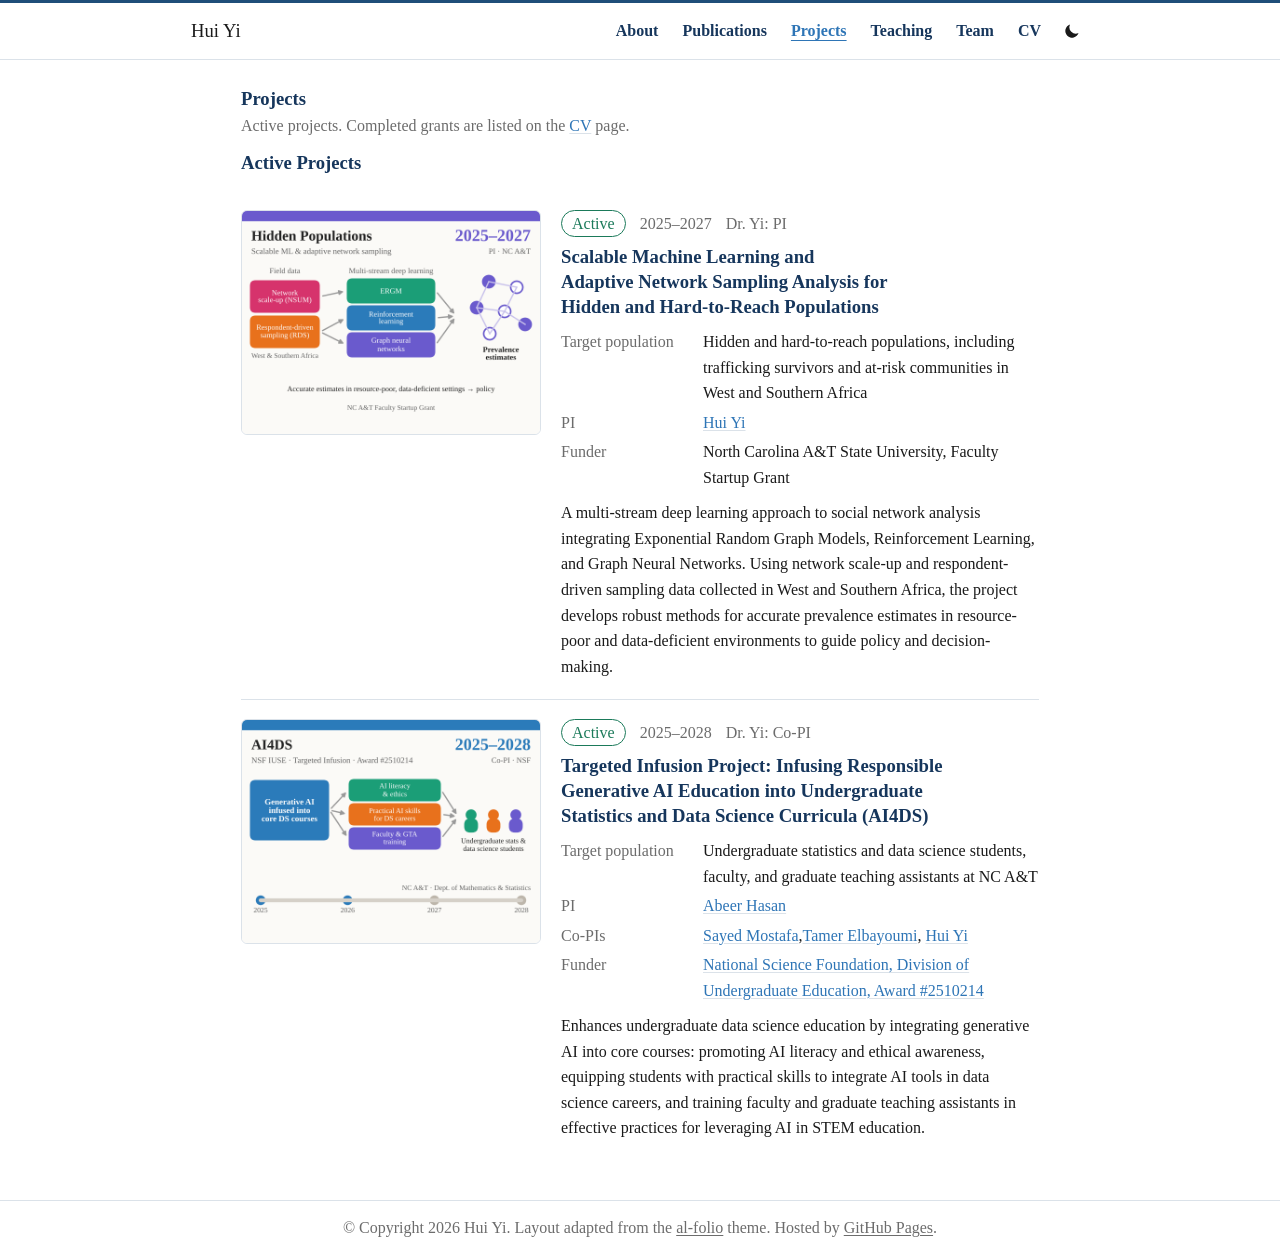
<file: projects.html>
<!DOCTYPE html>
<html lang="en">
<head>
<meta charset="utf-8">
<meta name="viewport" content="width=device-width, initial-scale=1, viewport-fit=cover">
<title>Projects | Hui Yi, NC A&amp;T (NCAT)</title>
<meta name="description" content="Current research and education projects led or co-led by Hui Yi at North Carolina A&amp;T State University (NCAT), including NSF AI4DS.">
<link rel="canonical" href="https://huiyi-stat.github.io/projects.html">
<meta name="author" content="Hui Yi">
<meta name="keywords" content="Hui Yi, Hui Yi NCAT, Hui Yi NC A&amp;T, North Carolina A&amp;T statistics, respondent-driven sampling, network scale-up, small area estimation, human trafficking, Bayesian">
<meta property="og:type" content="profile"><meta property="og:title" content="Projects | Hui Yi, NC A&amp;T (NCAT)">
<meta property="og:description" content="Current research and education projects led or co-led by Hui Yi at North Carolina A&amp;T State University (NCAT), including NSF AI4DS."><meta property="og:url" content="https://huiyi-stat.github.io/projects.html">
<meta property="og:image" content="https://huiyi-stat.github.io/assets/img/prof_pic.jpg">
<link rel="stylesheet" href="assets/css/main.css">
<script src="assets/js/site.js"></script>
</head>
<body>
<header class="navbar"><nav class="navbar-inner" aria-label="Main">
  <a class="navbar-brand" href="index.html">Hui Yi</a>
  <div class="nav-right">
    <div class="nav-menu" id="nav-menu"><ul class="nav-links"><li><a href="index.html">About</a></li><li><a href="publications.html">Publications</a></li><li><a href="projects.html" class="active" aria-current="page">Projects</a></li><li><a href="teaching.html">Teaching</a></li><li><a href="team.html">Team</a></li><li><a href="cv.html">CV</a></li></ul></div>
    <button class="icon-btn theme-toggle" id="theme-toggle" type="button" aria-label="Toggle dark mode"><svg class="moon" viewBox="0 0 24 24" fill="currentColor" aria-hidden="true"><path d="M20.7 14.6A8.5 8.5 0 0 1 9.4 3.3 9 9 0 1 0 20.7 14.6z"/></svg><svg class="sun" viewBox="0 0 24 24" fill="currentColor" aria-hidden="true"><circle cx="12" cy="12" r="4.5"/><path d="M11 1h2v3h-2zM11 20h2v3h-2zM1 11h3v2H1zM20 11h3v2h-3zM4.2 2.8l2.1 2.1-1.4 1.4-2.1-2.1zM17.7 18.1l2.1 2.1-1.4 1.4-2.1-2.1zM2.8 19.8l2.1-2.1 1.4 1.4-2.1 2.1zM18.1 6.3l2.1-2.1 1.4 1.4-2.1 2.1z"/></svg></button>
    <button class="icon-btn nav-toggle" id="nav-toggle" type="button" aria-label="Toggle navigation" aria-expanded="false" aria-controls="nav-menu"><svg viewBox="0 0 24 24" fill="currentColor" aria-hidden="true"><path d="M3 6h18v2H3zM3 11h18v2H3zM3 16h18v2H3z"/></svg></button>
  </div>
</nav></header>
<main class="container">
<header class="post-header"><h1 class="post-title">Projects</h1><p class="post-description">Active projects. Completed grants are listed on the <a href="cv.html#grants">CV</a> page.</p></header><h2 class="section">Active Projects</h2><article class="project"><img class="project-img" src="assets/img/project_preview/hidden.png" alt="" width="320" height="240" loading="lazy">
<div class="project-body"><div class="project-meta"><span class="status active">Active</span><span>2025–2027</span><span>Dr. Yi: PI</span></div>
<h2 class="project-title">Scalable Machine Learning and Adaptive Network Sampling Analysis for Hidden and Hard-to-Reach Populations</h2>
<dl class="facts">
<dt>Target population</dt><dd>Hidden and hard-to-reach populations, including trafficking survivors and at-risk communities in West and Southern Africa</dd>
<dt>PI</dt><dd><a href="https://profiles.ncat.edu/en/persons/hui-yi/" target="_blank" rel="noopener">Hui Yi</a></dd>
<dt>Funder</dt><dd>North Carolina A&amp;T State University, Faculty Startup Grant</dd>
</dl>
<p class="project-desc">A multi-stream deep learning approach to social network analysis integrating Exponential Random Graph Models, Reinforcement Learning, and Graph Neural Networks. Using network scale-up and respondent-driven sampling data collected in West and Southern Africa, the project develops robust methods for accurate prevalence estimates in resource-poor and data-deficient environments to guide policy and decision-making.</p></div></article><article class="project"><img class="project-img" src="assets/img/project_preview/ai4ds.png" alt="" width="320" height="240" loading="lazy">
<div class="project-body"><div class="project-meta"><span class="status active">Active</span><span>2025–2028</span><span>Dr. Yi: Co-PI</span></div>
<h2 class="project-title">Targeted Infusion Project: Infusing Responsible Generative AI Education into Undergraduate Statistics and Data Science Curricula (AI4DS)</h2>
<dl class="facts">
<dt>Target population</dt><dd>Undergraduate statistics and data science students, faculty, and graduate teaching assistants at NC A&amp;T</dd>
<dt>PI</dt><dd><a href="https://profiles.ncat.edu/en/persons/abeer-hasan/" target="_blank" rel="noopener">Abeer Hasan</a></dd>
<dt>Co-PIs</dt><dd><a href="https://profiles.ncat.edu/en/persons/sayed-mostafa/" target="_blank" rel="noopener">Sayed Mostafa</a>,<a href="https://profiles.ncat.edu/en/persons/tamer-elbayoumi/" target="_blank" rel="noopener">Tamer Elbayoumi</a>, <a href="https://profiles.ncat.edu/en/persons/hui-yi/" target="_blank" rel="noopener">Hui Yi</a>
<dt>Funder</dt><dd><a href="https://www.nsf.gov/awardsearch/showAward?AWD_ID=2510214" target="_blank" rel="noopener">National Science Foundation, Division of Undergraduate Education, Award #2510214</a></dd>
</dl>
<p class="project-desc">Enhances undergraduate data science education by integrating generative AI into core courses: promoting AI literacy and ethical awareness, equipping students with practical skills to integrate AI tools in data science careers, and training faculty and graduate teaching assistants in effective practices for leveraging AI in STEM education.
</dl>
</main>
<footer>&copy; Copyright 2026 Hui Yi. Layout adapted from the <a href="https://github.com/alshedivat/al-folio">al-folio</a> theme. Hosted by <a href="https://pages.github.com/">GitHub Pages</a>.</footer>
</body>
</html>
</file>
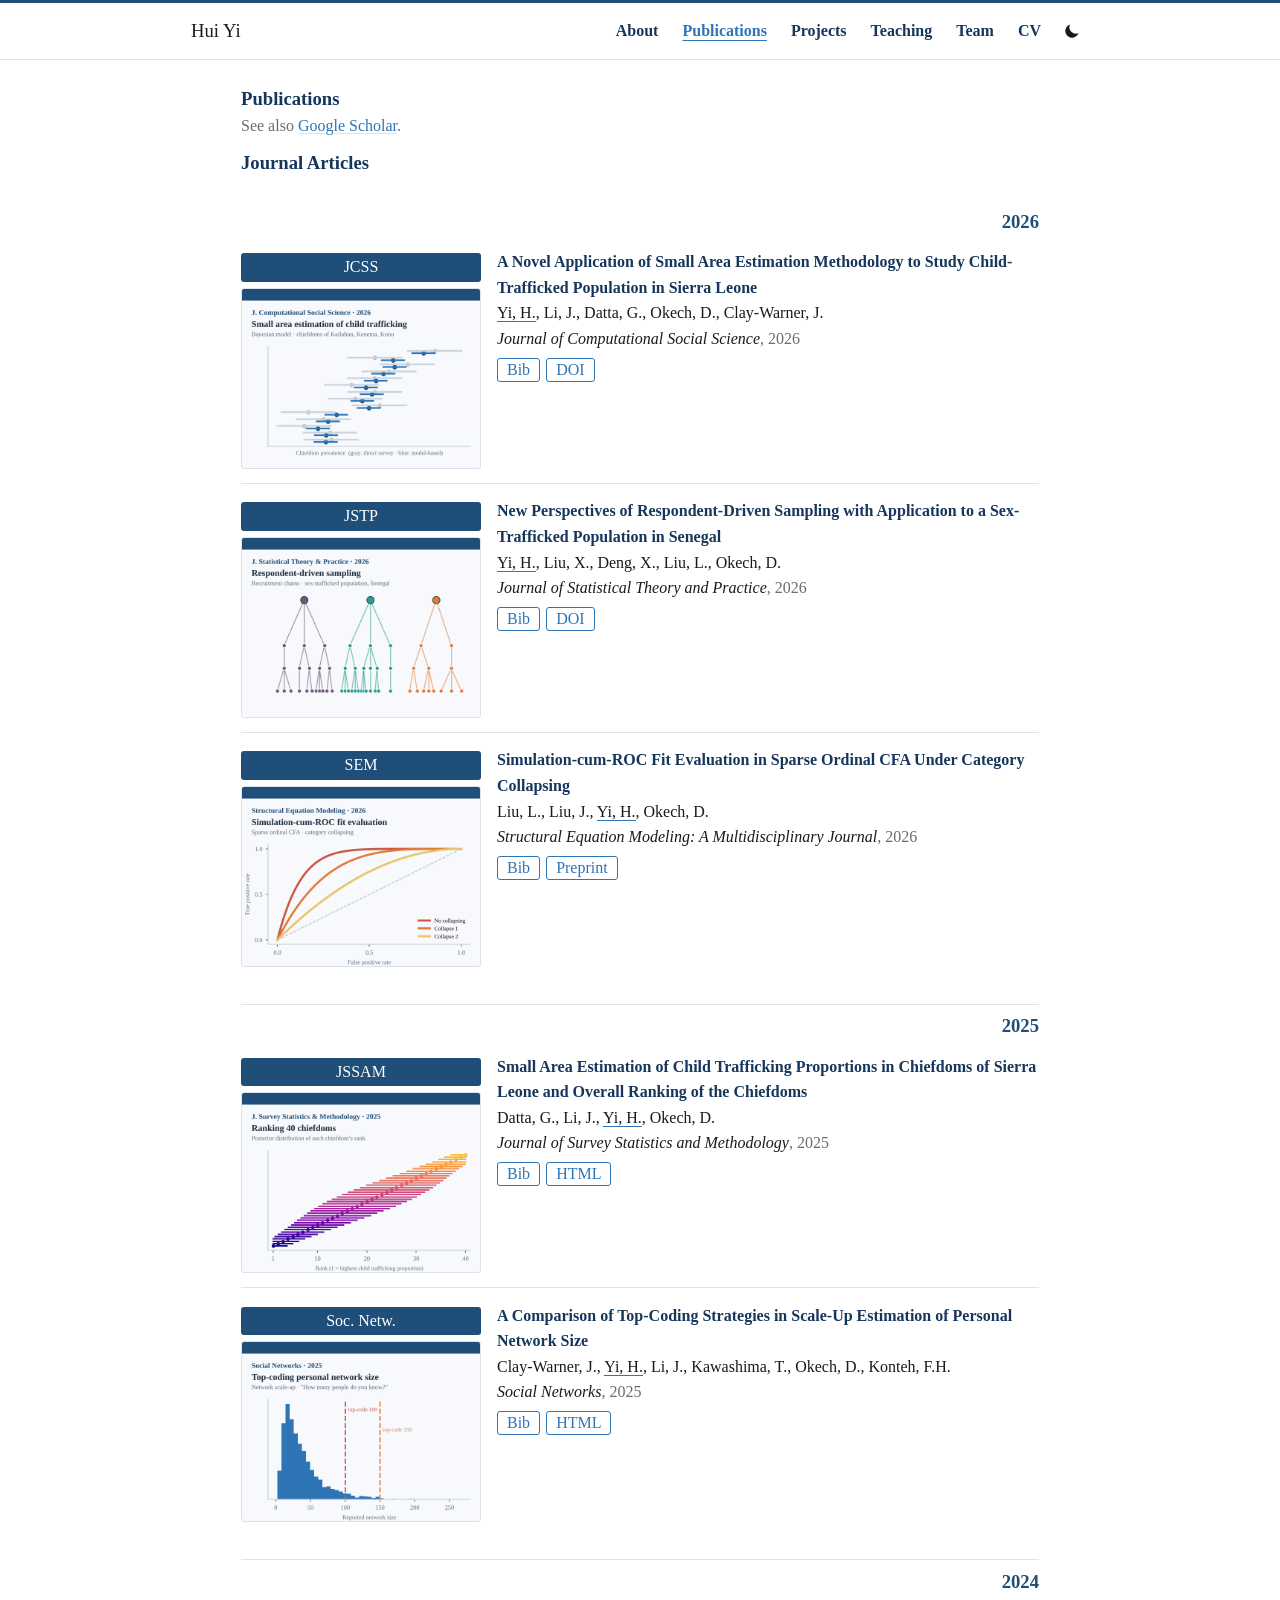
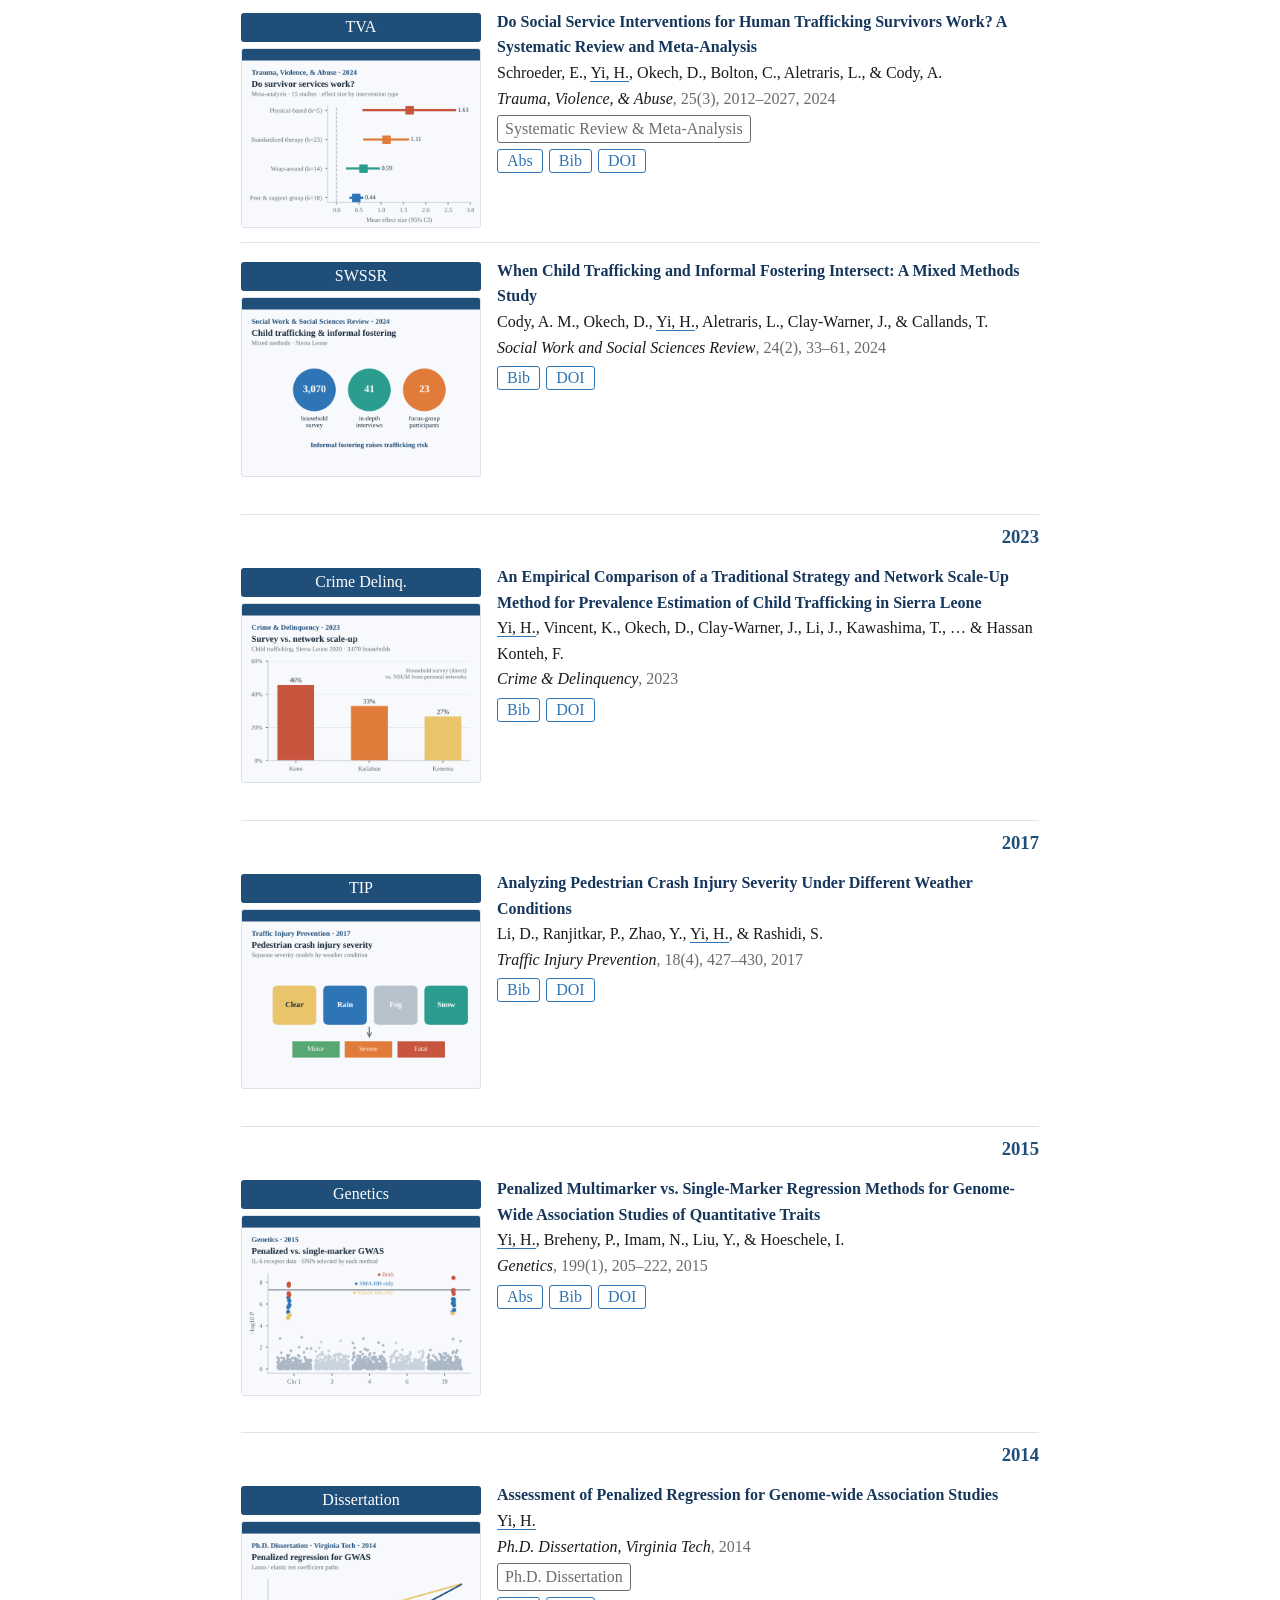
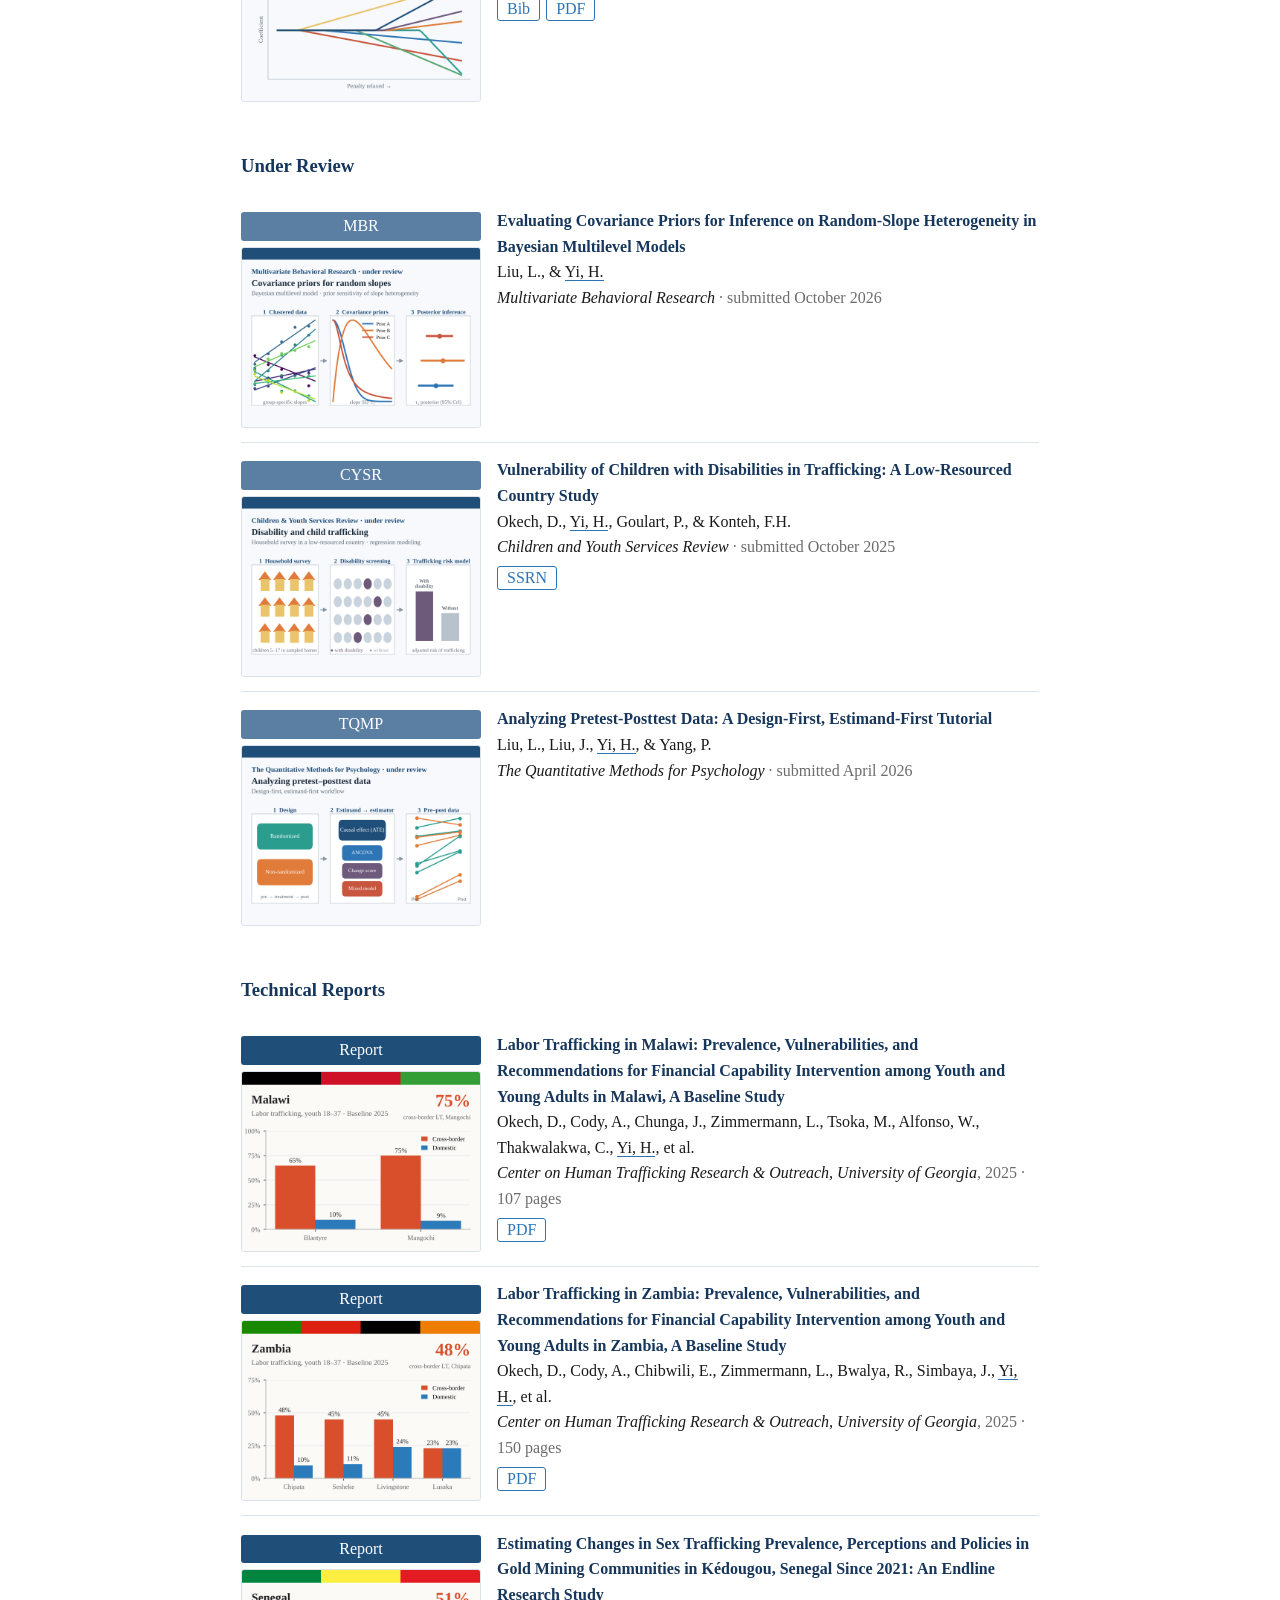
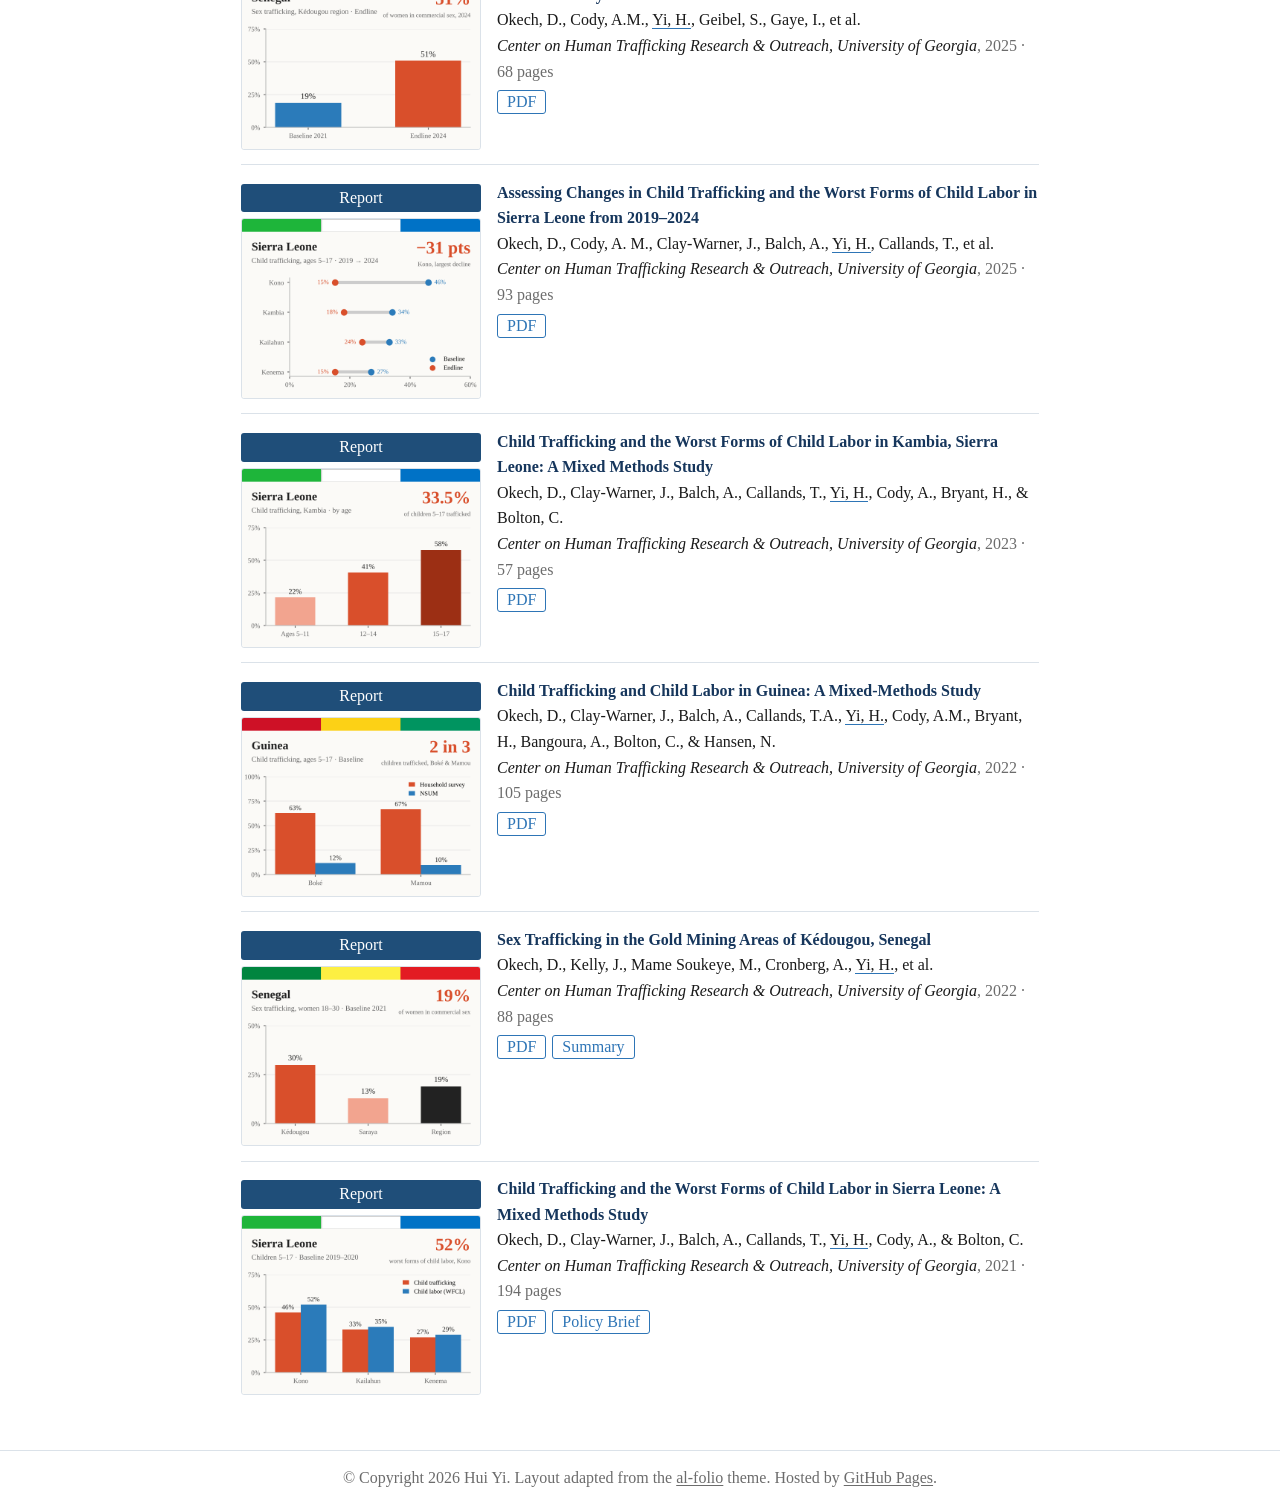
<file: publications.html>
<!DOCTYPE html>
<html lang="en">
<head>
<meta charset="utf-8">
<meta name="viewport" content="width=device-width, initial-scale=1, viewport-fit=cover">
<title>Publications | Hui Yi, NC A&amp;T (NCAT)</title>
<meta name="description" content="Publications by Hui Yi (NC A&amp;T, NCAT): small area estimation, respondent-driven sampling, network scale-up method, Bayesian multilevel models, and technical reports on human trafficking.">
<link rel="canonical" href="https://huiyi-stat.github.io/publications.html">
<meta name="author" content="Hui Yi">
<meta name="keywords" content="Hui Yi, Hui Yi NCAT, Hui Yi NC A&amp;T, North Carolina A&amp;T statistics, respondent-driven sampling, network scale-up, small area estimation, human trafficking, Bayesian">
<meta property="og:type" content="profile"><meta property="og:title" content="Publications | Hui Yi, NC A&amp;T (NCAT)">
<meta property="og:description" content="Publications by Hui Yi (NC A&amp;T, NCAT): small area estimation, respondent-driven sampling, network scale-up method, Bayesian multilevel models, and technical reports on human trafficking."><meta property="og:url" content="https://huiyi-stat.github.io/publications.html">
<meta property="og:image" content="https://huiyi-stat.github.io/assets/img/prof_pic.jpg">
<link rel="stylesheet" href="assets/css/main.css">
<script src="assets/js/site.js"></script>
</head>
<body>
<header class="navbar"><nav class="navbar-inner" aria-label="Main">
  <a class="navbar-brand" href="index.html">Hui Yi</a>
  <div class="nav-right">
    <div class="nav-menu" id="nav-menu"><ul class="nav-links"><li><a href="index.html">About</a></li><li><a href="publications.html" class="active" aria-current="page">Publications</a></li><li><a href="projects.html">Projects</a></li><li><a href="teaching.html">Teaching</a></li><li><a href="team.html">Team</a></li><li><a href="cv.html">CV</a></li></ul></div>
    <button class="icon-btn theme-toggle" id="theme-toggle" type="button" aria-label="Toggle dark mode"><svg class="moon" viewBox="0 0 24 24" fill="currentColor" aria-hidden="true"><path d="M20.7 14.6A8.5 8.5 0 0 1 9.4 3.3 9 9 0 1 0 20.7 14.6z"/></svg><svg class="sun" viewBox="0 0 24 24" fill="currentColor" aria-hidden="true"><circle cx="12" cy="12" r="4.5"/><path d="M11 1h2v3h-2zM11 20h2v3h-2zM1 11h3v2H1zM20 11h3v2h-3zM4.2 2.8l2.1 2.1-1.4 1.4-2.1-2.1zM17.7 18.1l2.1 2.1-1.4 1.4-2.1-2.1zM2.8 19.8l2.1-2.1 1.4 1.4-2.1 2.1zM18.1 6.3l2.1-2.1 1.4 1.4-2.1 2.1z"/></svg></button>
    <button class="icon-btn nav-toggle" id="nav-toggle" type="button" aria-label="Toggle navigation" aria-expanded="false" aria-controls="nav-menu"><svg viewBox="0 0 24 24" fill="currentColor" aria-hidden="true"><path d="M3 6h18v2H3zM3 11h18v2H3zM3 16h18v2H3z"/></svg></button>
  </div>
</nav></header>
<main class="container">
<header class="post-header"><h1 class="post-title">Publications</h1><p class="post-description">See also <a href="https://scholar.google.com/citations?user=ZdeAgTMAAAAJ&hl=en" target="_blank" rel="noopener">Google Scholar</a>.</p></header>
<section id="articles"><h2 class="section">Journal Articles</h2>
<h3 class="year first">2026</h3><ol class="bibliography"><li><div class="pub-row thumb"><div class="abbr"><abbr class="badge" title="Journal of Computational Social Science">JCSS</abbr><img class="preview" src="assets/img/publication_preview/jcss.png" alt="" width="320" height="240" loading="lazy"></div>
<div class="pub-body"><div class="pub-title">A Novel Application of Small Area Estimation Methodology to Study Child-Trafficked Population in Sierra Leone</div>
<div class="pub-author"><em>Yi, H.</em>, Li, J., Datta, G., Okech, D., Clay-Warner, J.</div>
<div class="pub-periodical"><em>Journal of Computational Social Science</em>, 2026</div>
<div class="links"><button class="btn" type="button" data-bib="p2026-bib-0" aria-expanded="false" aria-controls="p2026-bib-0">Bib</button><a class="btn" href="https://doi.org/10.1007/s42001-026-00476-1" target="_blank" rel="noopener">DOI</a></div>
<pre class="bibtex" id="p2026-bib-0" hidden>@article{yi2026novel,
  title = {A Novel Application of Small Area Estimation Methodology to Study Child-Trafficked Population in Sierra Leone},
  author = {Yi, H. and Li, J. and Datta, G. and Okech, D. and Clay-Warner, J.},
  journal = {Journal of Computational Social Science},
  year = {2026},
  doi = {10.1007/s42001-026-00476-1}
}</pre></div></div></li><li><div class="pub-row thumb"><div class="abbr"><abbr class="badge" title="Journal of Statistical Theory and Practice">JSTP</abbr><img class="preview" src="assets/img/publication_preview/jstp.png" alt="" width="320" height="240" loading="lazy"></div>
<div class="pub-body"><div class="pub-title">New Perspectives of Respondent-Driven Sampling with Application to a Sex-Trafficked Population in Senegal</div>
<div class="pub-author"><em>Yi, H.</em>, Liu, X., Deng, X., Liu, L., Okech, D.</div>
<div class="pub-periodical"><em>Journal of Statistical Theory and Practice</em>, 2026</div>
<div class="links"><button class="btn" type="button" data-bib="p2026-bib-1" aria-expanded="false" aria-controls="p2026-bib-1">Bib</button><a class="btn" href="https://doi.org/10.1007/s42519-026-00612-0" target="_blank" rel="noopener">DOI</a></div>
<pre class="bibtex" id="p2026-bib-1" hidden>@article{yi2026new,
  title = {New Perspectives of Respondent-Driven Sampling with Application to a Sex-Trafficked Population in Senegal},
  author = {Yi, H. and Liu, X. and Deng, X. and Liu, L. and Okech, D.},
  journal = {Journal of Statistical Theory and Practice},
  year = {2026},
  doi = {10.1007/s42519-026-00612-0}
}</pre></div></div></li><li><div class="pub-row thumb"><div class="abbr"><abbr class="badge" title="Structural Equation Modeling: A Multidisciplinary Journal">SEM</abbr><img class="preview" src="assets/img/publication_preview/sem.png" alt="" width="320" height="240" loading="lazy"></div>
<div class="pub-body"><div class="pub-title">Simulation-cum-ROC Fit Evaluation in Sparse Ordinal CFA Under Category Collapsing</div>
<div class="pub-author">Liu, L., Liu, J., <em>Yi, H.</em>, Okech, D.</div>
<div class="pub-periodical"><em>Structural Equation Modeling: A Multidisciplinary Journal</em>, 2026</div>
<div class="links"><button class="btn" type="button" data-bib="p2026-bib-2" aria-expanded="false" aria-controls="p2026-bib-2">Bib</button><a class="btn" href="https://osf.io/b7atw/overview" target="_blank" rel="noopener">Preprint</a></div>
<pre class="bibtex" id="p2026-bib-2" hidden>@article{liu2026simulationcumroc,
  title = {Simulation-cum-ROC Fit Evaluation in Sparse Ordinal CFA Under Category Collapsing},
  author = {Liu, L. and Liu, J. and Yi, H. and Okech, D.},
  journal = {Structural Equation Modeling: A Multidisciplinary Journal},
  year = {2026},
  url = {https://osf.io/b7atw/overview}
}</pre></div></div></li></ol>
<h3 class="year">2025</h3><ol class="bibliography"><li><div class="pub-row thumb"><div class="abbr"><abbr class="badge" title="Journal of Survey Statistics and Methodology">JSSAM</abbr><img class="preview" src="assets/img/publication_preview/jssam.png" alt="" width="320" height="240" loading="lazy"></div>
<div class="pub-body"><div class="pub-title">Small Area Estimation of Child Trafficking Proportions in Chiefdoms of Sierra Leone and Overall Ranking of the Chiefdoms</div>
<div class="pub-author">Datta, G., Li, J., <em>Yi, H.</em>, Okech, D.</div>
<div class="pub-periodical"><em>Journal of Survey Statistics and Methodology</em>, 2025</div>
<div class="links"><button class="btn" type="button" data-bib="p2025-bib-0" aria-expanded="false" aria-controls="p2025-bib-0">Bib</button><a class="btn" href="https://academic.oup.com/jssam/advance-article/doi/10.1093/jssam/smaf013/8233878" target="_blank" rel="noopener">HTML</a></div>
<pre class="bibtex" id="p2025-bib-0" hidden>@article{datta2025small,
  title = {Small Area Estimation of Child Trafficking Proportions in Chiefdoms of Sierra Leone and Overall Ranking of the Chiefdoms},
  author = {Datta, G. and Li, J. and Yi, H. and Okech, D.},
  journal = {Journal of Survey Statistics and Methodology},
  year = {2025},
  doi = {10.1093/jssam/smaf013}
}</pre></div></div></li><li><div class="pub-row thumb"><div class="abbr"><abbr class="badge" title="Social Networks">Soc. Netw.</abbr><img class="preview" src="assets/img/publication_preview/socnet.png" alt="" width="320" height="240" loading="lazy"></div>
<div class="pub-body"><div class="pub-title">A Comparison of Top-Coding Strategies in Scale-Up Estimation of Personal Network Size</div>
<div class="pub-author">Clay-Warner, J., <em>Yi, H.</em>, Li, J., Kawashima, T., Okech, D., Konteh, F.H.</div>
<div class="pub-periodical"><em>Social Networks</em>, 2025</div>
<div class="links"><button class="btn" type="button" data-bib="p2025-bib-1" aria-expanded="false" aria-controls="p2025-bib-1">Bib</button><a class="btn" href="https://www.sciencedirect.com/science/article/abs/pii/S0378873325000371" target="_blank" rel="noopener">HTML</a></div>
<pre class="bibtex" id="p2025-bib-1" hidden>@article{claywarner2025comparison,
  title = {A Comparison of Top-Coding Strategies in Scale-Up Estimation of Personal Network Size},
  author = {Clay-Warner, J. and Yi, H. and Li, J. and Kawashima, T. and Okech, D. and Konteh, F.H.},
  journal = {Social Networks},
  year = {2025},
  url = {https://www.sciencedirect.com/science/article/abs/pii/S0378873325000371}
}</pre></div></div></li></ol>
<h3 class="year">2024</h3><ol class="bibliography"><li><div class="pub-row thumb"><div class="abbr"><abbr class="badge" title="Trauma, Violence, &amp; Abuse">TVA</abbr><img class="preview" src="assets/img/publication_preview/tva.png" alt="" width="320" height="240" loading="lazy"></div>
<div class="pub-body"><div class="pub-title">Do Social Service Interventions for Human Trafficking Survivors Work? A Systematic Review and Meta-Analysis</div>
<div class="pub-author">Schroeder, E., <em>Yi, H.</em>, Okech, D., Bolton, C., Aletraris, L., &amp; Cody, A.</div>
<div class="pub-periodical"><em>Trauma, Violence, &amp; Abuse</em>, 25(3), 2012–2027, 2024</div><div class="labels"><span class="award">Systematic Review &amp; Meta-Analysis</span></div>
<div class="links"><button class="btn" type="button" data-bib="p2024-abs-0" aria-expanded="false" aria-controls="p2024-abs-0">Abs</button><button class="btn" type="button" data-bib="p2024-bib-0" aria-expanded="false" aria-controls="p2024-bib-0">Bib</button><a class="btn" href="https://doi.org/10.1177/15248380231204885" target="_blank" rel="noopener">DOI</a></div>
<div class="abstract" id="p2024-abs-0" hidden><p>Human trafficking leaves victims with long-term social, psychological, and health effects. Research in this area is still nascent, and there are limited studies that show the effectiveness of existing services for survivors. This study fills the gaps in knowledge of the effectiveness of existing programs through a comprehensive systematic review and meta-analysis. Inclusion and exclusion criteria retained 15 studies using the preferred reporting items for systematic reviews and meta-analyses method, containing 16 populations. Included studies examined programs and/or interventions providing direct services to human trafficking survivors using quantitative pre- and post-intervention measurements published from January 2010 to June 2022. Outcomes among survivors were grouped into five categories: (a) mental health, (b) physical health, (c) social support or social behavior, (d) personal development, and (e) other. [&hellip;] While only 15 studies contributed to this analysis, the current study ushered in new avenues regarding future research, policies, and practice in services for survivors of human trafficking.</p></div><pre class="bibtex" id="p2024-bib-0" hidden>@article{schroeder2024social,
  title = {Do Social Service Interventions for Human Trafficking Survivors Work? A Systematic Review and Meta-Analysis},
  author = {Schroeder, E. and Yi, H. and Okech, D. and Bolton, C. and Aletraris, L. and Cody, A.},
  journal = {Trauma, Violence, &amp; Abuse},
  year = {2024},
  volume = {25},
  number = {3},
  pages = {2012--2027},
  doi = {10.1177/15248380231204885}
}</pre></div></div></li><li><div class="pub-row thumb"><div class="abbr"><abbr class="badge" title="Social Work and Social Sciences Review">SWSSR</abbr><img class="preview" src="assets/img/publication_preview/swssr.png" alt="" width="320" height="240" loading="lazy"></div>
<div class="pub-body"><div class="pub-title">When Child Trafficking and Informal Fostering Intersect: A Mixed Methods Study</div>
<div class="pub-author">Cody, A. M., Okech, D., <em>Yi, H.</em>, Aletraris, L., Clay-Warner, J., &amp; Callands, T.</div>
<div class="pub-periodical"><em>Social Work and Social Sciences Review</em>, 24(2), 33–61, 2024</div>
<div class="links"><button class="btn" type="button" data-bib="p2024-bib-1" aria-expanded="false" aria-controls="p2024-bib-1">Bib</button><a class="btn" href="https://doi.org/10.1921/swssr.v24i2.2026" target="_blank" rel="noopener">DOI</a></div>
<pre class="bibtex" id="p2024-bib-1" hidden>@article{cody2024when,
  title = {When Child Trafficking and Informal Fostering Intersect: A Mixed Methods Study},
  author = {Cody, A. M. and Okech, D. and Yi, H. and Aletraris, L. and Clay-Warner, J. and Callands, T.},
  journal = {Social Work and Social Sciences Review},
  year = {2024},
  volume = {24},
  number = {2},
  pages = {33--61},
  doi = {10.1921/swssr.v24i2.2026}
}</pre></div></div></li></ol>
<h3 class="year">2023</h3><ol class="bibliography"><li><div class="pub-row thumb"><div class="abbr"><abbr class="badge" title="Crime &amp; Delinquency">Crime Delinq.</abbr><img class="preview" src="assets/img/publication_preview/crime.png" alt="" width="320" height="240" loading="lazy"></div>
<div class="pub-body"><div class="pub-title">An Empirical Comparison of a Traditional Strategy and Network Scale-Up Method for Prevalence Estimation of Child Trafficking in Sierra Leone</div>
<div class="pub-author"><em>Yi, H.</em>, Vincent, K., Okech, D., Clay-Warner, J., Li, J., Kawashima, T., … &amp; Hassan Konteh, F.</div>
<div class="pub-periodical"><em>Crime &amp; Delinquency</em>, 2023</div>
<div class="links"><button class="btn" type="button" data-bib="p2023-bib-0" aria-expanded="false" aria-controls="p2023-bib-0">Bib</button><a class="btn" href="https://doi.org/10.1177/00111287231170122" target="_blank" rel="noopener">DOI</a></div>
<pre class="bibtex" id="p2023-bib-0" hidden>@article{yi2023empirical,
  title = {An Empirical Comparison of a Traditional Strategy and Network Scale-Up Method for Prevalence Estimation of Child Trafficking in Sierra Leone},
  author = {Yi, H. and Vincent, K. and Okech, D. and Clay-Warner, J. and Li, J. and Kawashima, T. and Hassan Konteh, F.},
  journal = {Crime &amp; Delinquency},
  year = {2023},
  doi = {10.1177/00111287231170122}
}</pre></div></div></li></ol>
<h3 class="year">2017</h3><ol class="bibliography"><li><div class="pub-row thumb"><div class="abbr"><abbr class="badge" title="Traffic Injury Prevention">TIP</abbr><img class="preview" src="assets/img/publication_preview/tip.png" alt="" width="320" height="240" loading="lazy"></div>
<div class="pub-body"><div class="pub-title">Analyzing Pedestrian Crash Injury Severity Under Different Weather Conditions</div>
<div class="pub-author">Li, D., Ranjitkar, P., Zhao, Y., <em>Yi, H.</em>, &amp; Rashidi, S.</div>
<div class="pub-periodical"><em>Traffic Injury Prevention</em>, 18(4), 427–430, 2017</div>
<div class="links"><button class="btn" type="button" data-bib="p2017-bib-0" aria-expanded="false" aria-controls="p2017-bib-0">Bib</button><a class="btn" href="https://doi.org/10.1080/15389588.2016.1207762" target="_blank" rel="noopener">DOI</a></div>
<pre class="bibtex" id="p2017-bib-0" hidden>@article{li2017analyzing,
  title = {Analyzing Pedestrian Crash Injury Severity Under Different Weather Conditions},
  author = {Li, D. and Ranjitkar, P. and Zhao, Y. and Yi, H. and Rashidi, S.},
  journal = {Traffic Injury Prevention},
  year = {2017},
  volume = {18},
  number = {4},
  pages = {427--430},
  doi = {10.1080/15389588.2016.1207762}
}</pre></div></div></li></ol>
<h3 class="year">2015</h3><ol class="bibliography"><li><div class="pub-row thumb"><div class="abbr"><abbr class="badge" title="Genetics">Genetics</abbr><img class="preview" src="assets/img/publication_preview/genetics.png" alt="" width="320" height="240" loading="lazy"></div>
<div class="pub-body"><div class="pub-title">Penalized Multimarker vs. Single-Marker Regression Methods for Genome-Wide Association Studies of Quantitative Traits</div>
<div class="pub-author"><em>Yi, H.</em>, Breheny, P., Imam, N., Liu, Y., &amp; Hoeschele, I.</div>
<div class="pub-periodical"><em>Genetics</em>, 199(1), 205–222, 2015</div>
<div class="links"><button class="btn" type="button" data-bib="p2015-abs-0" aria-expanded="false" aria-controls="p2015-abs-0">Abs</button><button class="btn" type="button" data-bib="p2015-bib-0" aria-expanded="false" aria-controls="p2015-bib-0">Bib</button><a class="btn" href="https://doi.org/10.1534/genetics.114.167817" target="_blank" rel="noopener">DOI</a></div>
<div class="abstract" id="p2015-abs-0" hidden><p>The data from genome-wide association studies (GWAS) in humans are still predominantly analyzed using single-marker association methods. As an alternative to single-marker analysis (SMA), all or subsets of markers can be tested simultaneously. This approach requires a form of penalized regression (PR) as the number of SNPs is much larger than the sample size. Here we review PR methods in the context of GWAS, extend them to perform penalty parameter and SNP selection by false discovery rate (FDR) control, and assess their performance in comparison with SMA. PR methods were compared with SMA, using realistically simulated GWAS data with a continuous phenotype and real data. Based on these comparisons our analytic FDR criterion may currently be the best approach to SNP selection using PR for GWAS. We found that PR with FDR control provides substantially more power than SMA with genome-wide type-I error control but somewhat less power than SMA with Benjamini-Hochberg FDR control (SMA-BH). PR with FDR-based penalty parameter selection controlled the FDR somewhat conservatively while SMA-BH may not achieve FDR control in all situations. Differences among PR methods seem quite small when the focus is on SNP selection with FDR control. Incorporating linkage disequilibrium into the penalization by adapting penalties developed for covariates measured on graphs can improve power but also generate more false positives or wider regions for follow-up. We recommend the elastic net with a mixing weight for the Lasso penalty near 0.5 as the best method.</p></div><pre class="bibtex" id="p2015-bib-0" hidden>@article{yi2015penalized,
  title = {Penalized Multimarker vs. Single-Marker Regression Methods for Genome-Wide Association Studies of Quantitative Traits},
  author = {Yi, H. and Breheny, P. and Imam, N. and Liu, Y. and Hoeschele, I.},
  journal = {Genetics},
  year = {2015},
  volume = {199},
  number = {1},
  pages = {205--222},
  doi = {10.1534/genetics.114.167817}
}</pre></div></div></li></ol>
<h3 class="year">2014</h3><ol class="bibliography"><li><div class="pub-row thumb"><div class="abbr"><abbr class="badge" title="Ph.D. Dissertation, Virginia Tech">Dissertation</abbr><img class="preview" src="assets/img/publication_preview/dissertation.png" alt="" width="320" height="240" loading="lazy"></div>
<div class="pub-body"><div class="pub-title">Assessment of Penalized Regression for Genome-wide Association Studies</div>
<div class="pub-author"><em>Yi, H.</em></div>
<div class="pub-periodical"><em>Ph.D. Dissertation, Virginia Tech</em>, 2014</div><div class="labels"><span class="award">Ph.D. Dissertation</span></div>
<div class="links"><button class="btn" type="button" data-bib="p2014-bib-0" aria-expanded="false" aria-controls="p2014-bib-0">Bib</button><a class="btn" href="https://vtechworks.lib.vt.edu/server/api/core/bitstreams/d5549f66-a14e-467f-93ad-390eaf09b227/content" target="_blank" rel="noopener">PDF</a></div>
<pre class="bibtex" id="p2014-bib-0" hidden>@phdthesis{yi2014assessment,
  title = {Assessment of Penalized Regression for Genome-wide Association Studies},
  author = {Yi, H.},
  school = {Virginia Tech},
  year = {2014},
  url = {https://vtechworks.lib.vt.edu/server/api/core/bitstreams/d5549f66-a14e-467f-93ad-390eaf09b227/content}
}</pre></div></div></li></ol>
</section><section id="review"><h2 class="section">Under Review</h2><ol class="bibliography"><li><div class="pub-row thumb"><div class="abbr"><abbr class="badge alt" title="Multivariate Behavioral Research">MBR</abbr><img class="preview" src="assets/img/publication_preview/mbr.png" alt="" width="320" height="240" loading="lazy"></div>
<div class="pub-body"><div class="pub-title">Evaluating Covariance Priors for Inference on Random-Slope Heterogeneity in Bayesian Multilevel Models</div><div class="pub-author">Liu, L., &amp; <em>Yi, H.</em></div>
<div class="pub-periodical"><em>Multivariate Behavioral Research</em> &middot; submitted October 2026</div></div></div></li><li><div class="pub-row thumb"><div class="abbr"><abbr class="badge alt" title="Children and Youth Services Review">CYSR</abbr><img class="preview" src="assets/img/publication_preview/cysr.png" alt="" width="320" height="240" loading="lazy"></div>
<div class="pub-body"><div class="pub-title">Vulnerability of Children with Disabilities in Trafficking: A Low-Resourced Country Study</div><div class="pub-author">Okech, D., <em>Yi, H.</em>, Goulart, P., &amp; Konteh, F.H.</div>
<div class="pub-periodical"><em>Children and Youth Services Review</em> &middot; submitted October 2025</div><div class="links"><a class="btn" href="https://papers.ssrn.com/sol3/Delivery.cfm?abstractid=5701717" target="_blank" rel="noopener">SSRN</a></div></div></div></li><li><div class="pub-row thumb"><div class="abbr"><abbr class="badge alt" title="The Quantitative Methods for Psychology">TQMP</abbr><img class="preview" src="assets/img/publication_preview/tqmp.png" alt="" width="320" height="240" loading="lazy"></div>
<div class="pub-body"><div class="pub-title">Analyzing Pretest-Posttest Data: A Design-First, Estimand-First Tutorial</div><div class="pub-author">Liu, L., Liu, J., <em>Yi, H.</em>, &amp; Yang, P.</div>
<div class="pub-periodical"><em>The Quantitative Methods for Psychology</em> &middot; submitted April 2026</div></div></div></li></ol></section>
<section id="reports"><h2 class="section">Technical Reports</h2><ol class="bibliography"><li><div class="pub-row thumb"><div class="abbr"><abbr class="badge" title="Technical report">Report</abbr><img class="preview" src="assets/img/report_preview/malawi25.png" alt="" width="320" height="240" loading="lazy"></div>
<div class="pub-body"><div class="pub-title">Labor Trafficking in Malawi: Prevalence, Vulnerabilities, and Recommendations for Financial Capability Intervention among Youth and Young Adults in Malawi, A Baseline Study</div><div class="pub-author">Okech, D., Cody, A., Chunga, J., Zimmermann, L., Tsoka, M., Alfonso, W., Thakwalakwa, C., <em>Yi, H.</em>, et al.</div>
<div class="pub-periodical"><em>Center on Human Trafficking Research &amp; Outreach, University of Georgia</em>, 2025 &middot; 107 pages</div>
<div class="links"><a class="btn" href="https://doi.org/10.71927/uga.27585" target="_blank" rel="noopener">PDF</a></div></div></div></li><li><div class="pub-row thumb"><div class="abbr"><abbr class="badge" title="Technical report">Report</abbr><img class="preview" src="assets/img/report_preview/zambia25.png" alt="" width="320" height="240" loading="lazy"></div>
<div class="pub-body"><div class="pub-title">Labor Trafficking in Zambia: Prevalence, Vulnerabilities, and Recommendations for Financial Capability Intervention among Youth and Young Adults in Zambia, A Baseline Study</div><div class="pub-author">Okech, D., Cody, A., Chibwili, E., Zimmermann, L., Bwalya, R., Simbaya, J., <em>Yi, H.</em>, et al.</div>
<div class="pub-periodical"><em>Center on Human Trafficking Research &amp; Outreach, University of Georgia</em>, 2025 &middot; 150 pages</div>
<div class="links"><a class="btn" href="https://doi.org/10.71927/uga.27584" target="_blank" rel="noopener">PDF</a></div></div></div></li><li><div class="pub-row thumb"><div class="abbr"><abbr class="badge" title="Technical report">Report</abbr><img class="preview" src="assets/img/report_preview/senegal25.png" alt="" width="320" height="240" loading="lazy"></div>
<div class="pub-body"><div class="pub-title">Estimating Changes in Sex Trafficking Prevalence, Perceptions and Policies in Gold Mining Communities in Kédougou, Senegal Since 2021: An Endline Research Study</div><div class="pub-author">Okech, D., Cody, A.M., <em>Yi, H.</em>, Geibel, S., Gaye, I., et al.</div>
<div class="pub-periodical"><em>Center on Human Trafficking Research &amp; Outreach, University of Georgia</em>, 2025 &middot; 68 pages</div>
<div class="links"><a class="btn" href="https://openscholar.uga.edu/record/26742?v=pdf" target="_blank" rel="noopener">PDF</a></div></div></div></li><li><div class="pub-row thumb"><div class="abbr"><abbr class="badge" title="Technical report">Report</abbr><img class="preview" src="assets/img/report_preview/sl25.png" alt="" width="320" height="240" loading="lazy"></div>
<div class="pub-body"><div class="pub-title">Assessing Changes in Child Trafficking and the Worst Forms of Child Labor in Sierra Leone from 2019–2024</div><div class="pub-author">Okech, D., Cody, A. M., Clay-Warner, J., Balch, A., <em>Yi, H.</em>, Callands, T., et al.</div>
<div class="pub-periodical"><em>Center on Human Trafficking Research &amp; Outreach, University of Georgia</em>, 2025 &middot; 93 pages</div>
<div class="links"><a class="btn" href="https://openscholar.uga.edu/record/27593/files/SL%20Endline%20FINAL_11.13-2025_Final%202_DOI.pdf" target="_blank" rel="noopener">PDF</a></div></div></div></li><li><div class="pub-row thumb"><div class="abbr"><abbr class="badge" title="Technical report">Report</abbr><img class="preview" src="assets/img/report_preview/kambia23.png" alt="" width="320" height="240" loading="lazy"></div>
<div class="pub-body"><div class="pub-title">Child Trafficking and the Worst Forms of Child Labor in Kambia, Sierra Leone: A Mixed Methods Study</div><div class="pub-author">Okech, D., Clay-Warner, J., Balch, A., Callands, T., <em>Yi, H.</em>, Cody, A., Bryant, H., &amp; Bolton, C.</div>
<div class="pub-periodical"><em>Center on Human Trafficking Research &amp; Outreach, University of Georgia</em>, 2023 &middot; 57 pages</div>
<div class="links"><a class="btn" href="https://cenhtro.uga.edu/wp-content/uploads/2025/05/Kambia_Baseline_APRIES.pdf" target="_blank" rel="noopener">PDF</a></div></div></div></li><li><div class="pub-row thumb"><div class="abbr"><abbr class="badge" title="Technical report">Report</abbr><img class="preview" src="assets/img/report_preview/guinea22.png" alt="" width="320" height="240" loading="lazy"></div>
<div class="pub-body"><div class="pub-title">Child Trafficking and Child Labor in Guinea: A Mixed-Methods Study</div><div class="pub-author">Okech, D., Clay-Warner, J., Balch, A., Callands, T.A., <em>Yi, H.</em>, Cody, A.M., Bryant, H., Bangoura, A., Bolton, C., &amp; Hansen, N.</div>
<div class="pub-periodical"><em>Center on Human Trafficking Research &amp; Outreach, University of Georgia</em>, 2022 &middot; 105 pages</div>
<div class="links"><a class="btn" href="https://cenhtro.uga.edu/wp-content/uploads/2025/05/Guinea-Baseline-.pdf" target="_blank" rel="noopener">PDF</a></div></div></div></li><li><div class="pub-row thumb"><div class="abbr"><abbr class="badge" title="Technical report">Report</abbr><img class="preview" src="assets/img/report_preview/senegal22.png" alt="" width="320" height="240" loading="lazy"></div>
<div class="pub-body"><div class="pub-title">Sex Trafficking in the Gold Mining Areas of Kédougou, Senegal</div><div class="pub-author">Okech, D., Kelly, J., Mame Soukeye, M., Cronberg, A., <em>Yi, H.</em>, et al.</div>
<div class="pub-periodical"><em>Center on Human Trafficking Research &amp; Outreach, University of Georgia</em>, 2022 &middot; 88 pages</div>
<div class="links"><a class="btn" href="https://cenhtro.uga.edu/wp-content/uploads/2025/05/Senegal_Baseline_Final_24.pdf" target="_blank" rel="noopener">PDF</a><a class="btn" href="https://cenhtro.uga.edu/wp-content/uploads/2025/05/Senegal_Baseline_Summary.pdf" target="_blank" rel="noopener">Summary</a></div></div></div></li><li><div class="pub-row thumb"><div class="abbr"><abbr class="badge" title="Technical report">Report</abbr><img class="preview" src="assets/img/report_preview/sl21.png" alt="" width="320" height="240" loading="lazy"></div>
<div class="pub-body"><div class="pub-title">Child Trafficking and the Worst Forms of Child Labor in Sierra Leone: A Mixed Methods Study</div><div class="pub-author">Okech, D., Clay-Warner, J., Balch, A., Callands, T., <em>Yi, H.</em>, Cody, A., &amp; Bolton, C.</div>
<div class="pub-periodical"><em>Center on Human Trafficking Research &amp; Outreach, University of Georgia</em>, 2021 &middot; 194 pages</div>
<div class="links"><a class="btn" href="https://doi.org/10.71927/uga.26738" target="_blank" rel="noopener">PDF</a><a class="btn" href="https://cenhtro.uga.edu/wp-content/uploads/2025/05/APRIES-SL-Policy-Brief.pdf" target="_blank" rel="noopener">Policy Brief</a></div></div></div></li></ol></section>
</main>
<footer>&copy; Copyright 2026 Hui Yi. Layout adapted from the <a href="https://github.com/alshedivat/al-folio">al-folio</a> theme. Hosted by <a href="https://pages.github.com/">GitHub Pages</a>.</footer>
</body>
</html>
</file>
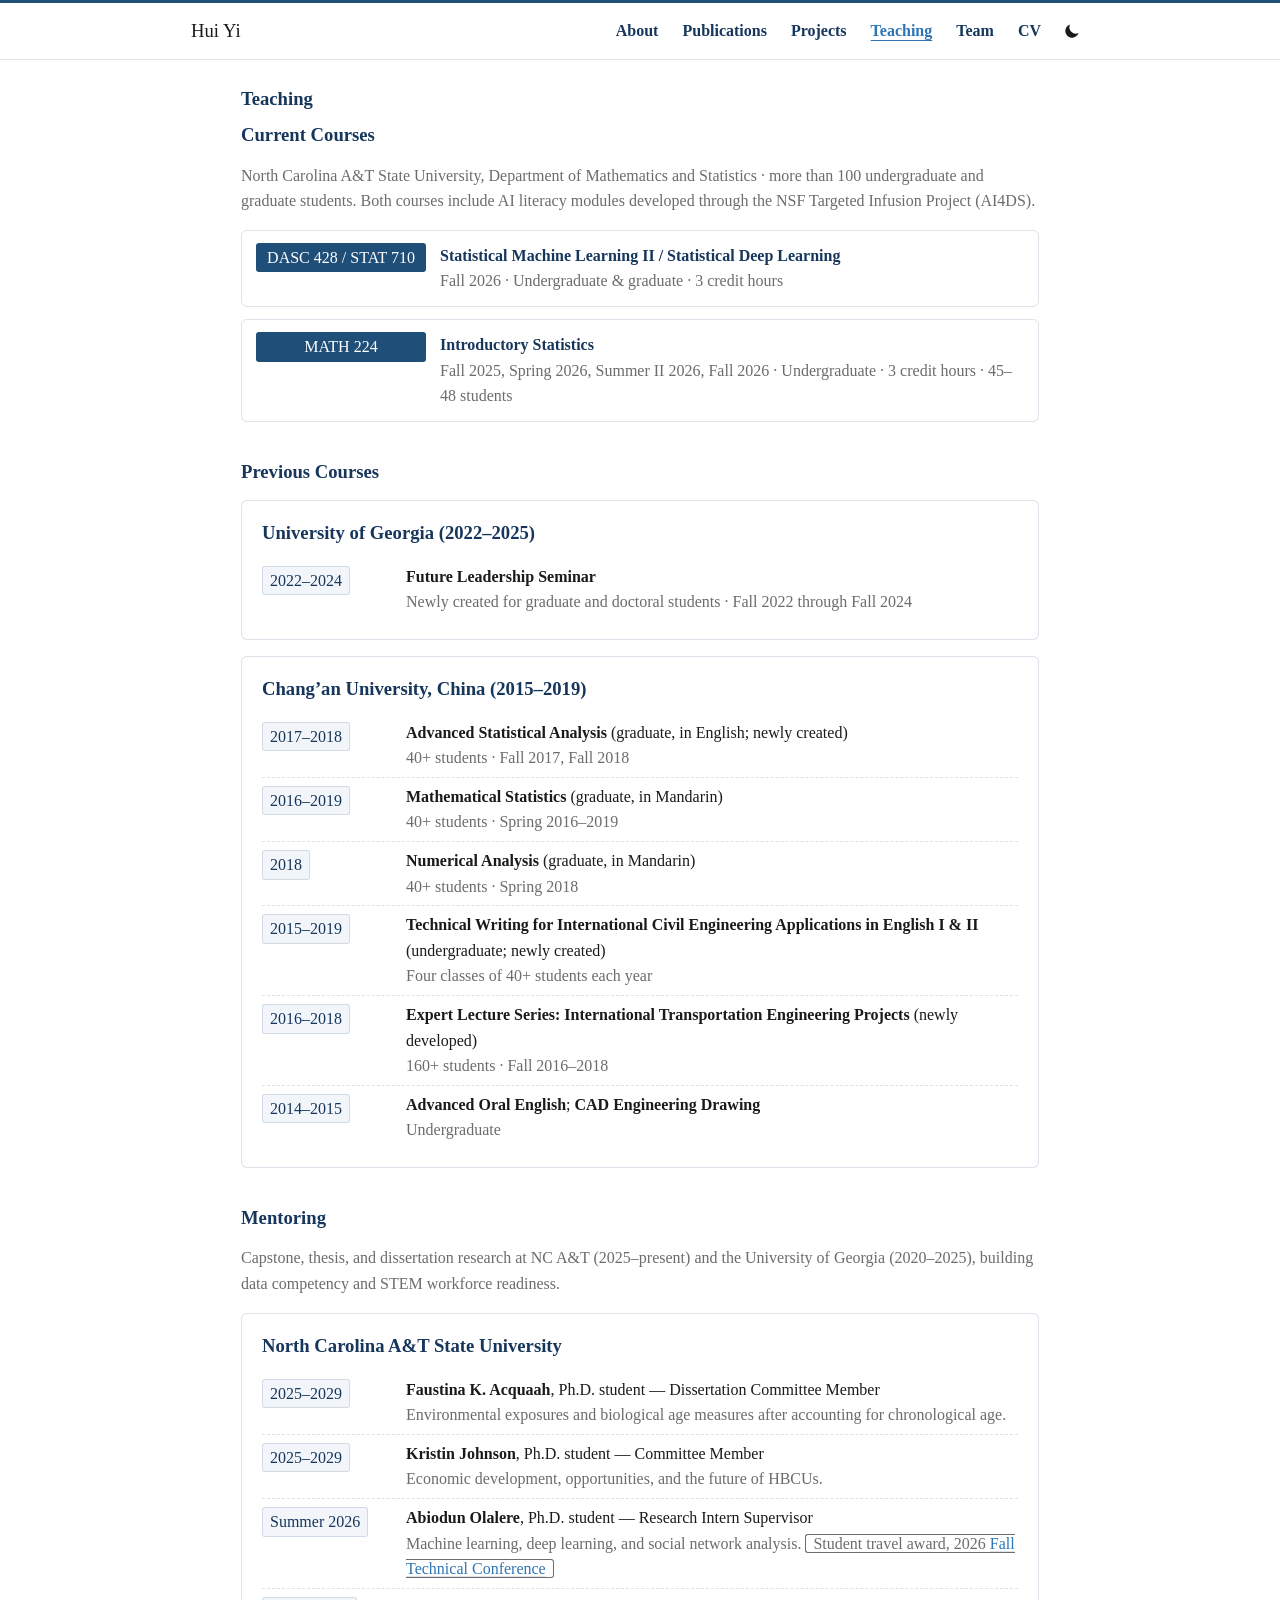
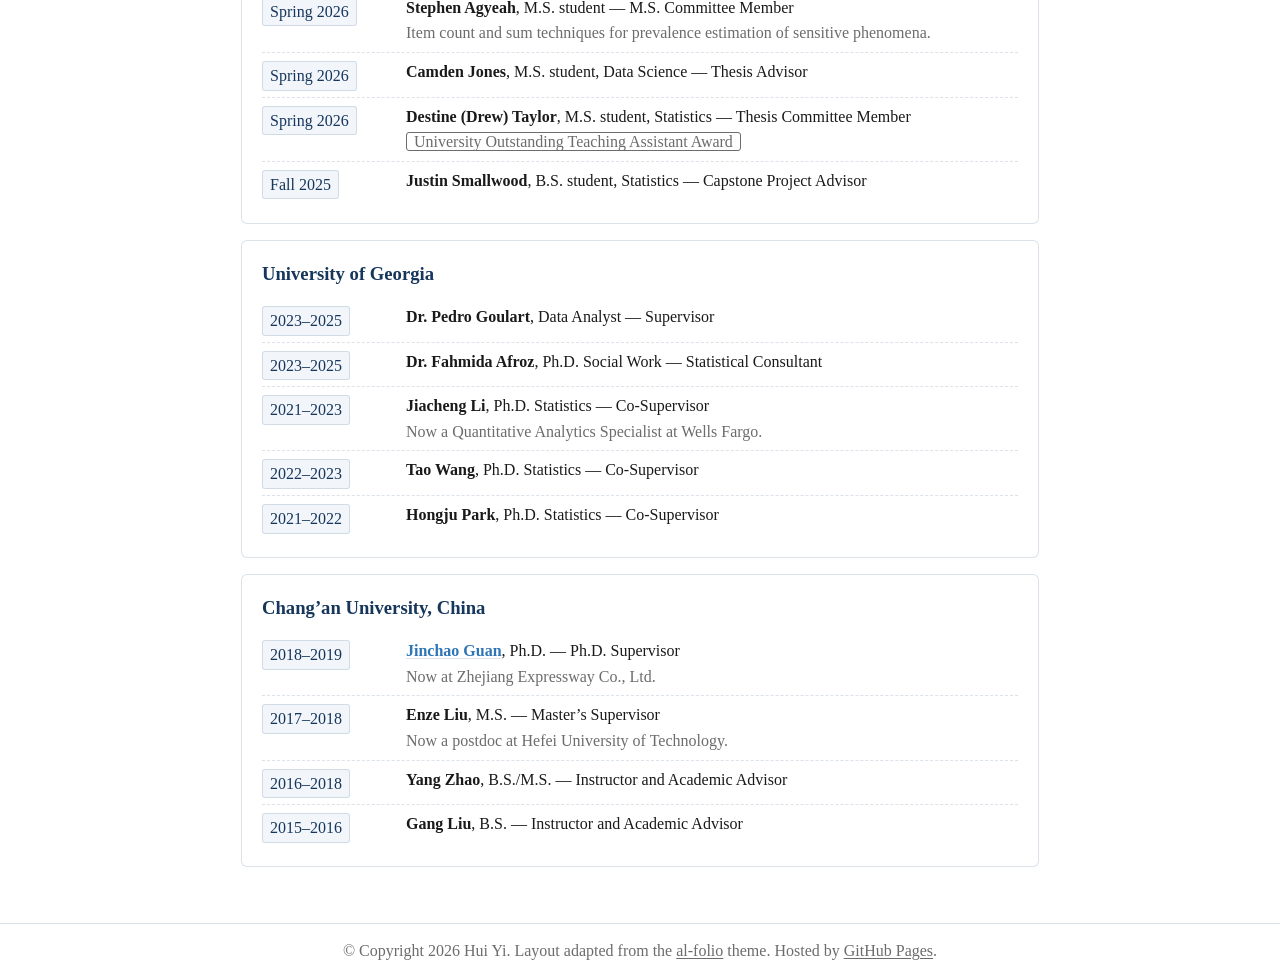
<file: teaching.html>
<!DOCTYPE html>
<html lang="en">
<head>
<meta charset="utf-8">
<meta name="viewport" content="width=device-width, initial-scale=1, viewport-fit=cover">
<title>Teaching | Hui Yi, NC A&amp;T (NCAT)</title>
<meta name="description" content="Courses taught by Hui Yi at NC A&amp;T (NCAT): Statistical Machine Learning, Statistical Deep Learning, and Introductory Statistics; student mentoring.">
<link rel="canonical" href="https://huiyi-stat.github.io/teaching.html">
<meta name="author" content="Hui Yi">
<meta name="keywords" content="Hui Yi, Hui Yi NCAT, Hui Yi NC A&amp;T, North Carolina A&amp;T statistics, respondent-driven sampling, network scale-up, small area estimation, human trafficking, Bayesian">
<meta property="og:type" content="profile"><meta property="og:title" content="Teaching | Hui Yi, NC A&amp;T (NCAT)">
<meta property="og:description" content="Courses taught by Hui Yi at NC A&amp;T (NCAT): Statistical Machine Learning, Statistical Deep Learning, and Introductory Statistics; student mentoring."><meta property="og:url" content="https://huiyi-stat.github.io/teaching.html">
<meta property="og:image" content="https://huiyi-stat.github.io/assets/img/prof_pic.jpg">
<link rel="stylesheet" href="assets/css/main.css">
<script src="assets/js/site.js"></script>
</head>
<body>
<header class="navbar"><nav class="navbar-inner" aria-label="Main">
  <a class="navbar-brand" href="index.html">Hui Yi</a>
  <div class="nav-right">
    <div class="nav-menu" id="nav-menu"><ul class="nav-links"><li><a href="index.html">About</a></li><li><a href="publications.html">Publications</a></li><li><a href="projects.html">Projects</a></li><li><a href="teaching.html" class="active" aria-current="page">Teaching</a></li><li><a href="team.html">Team</a></li><li><a href="cv.html">CV</a></li></ul></div>
    <button class="icon-btn theme-toggle" id="theme-toggle" type="button" aria-label="Toggle dark mode"><svg class="moon" viewBox="0 0 24 24" fill="currentColor" aria-hidden="true"><path d="M20.7 14.6A8.5 8.5 0 0 1 9.4 3.3 9 9 0 1 0 20.7 14.6z"/></svg><svg class="sun" viewBox="0 0 24 24" fill="currentColor" aria-hidden="true"><circle cx="12" cy="12" r="4.5"/><path d="M11 1h2v3h-2zM11 20h2v3h-2zM1 11h3v2H1zM20 11h3v2h-3zM4.2 2.8l2.1 2.1-1.4 1.4-2.1-2.1zM17.7 18.1l2.1 2.1-1.4 1.4-2.1-2.1zM2.8 19.8l2.1-2.1 1.4 1.4-2.1 2.1zM18.1 6.3l2.1-2.1 1.4 1.4-2.1 2.1z"/></svg></button>
    <button class="icon-btn nav-toggle" id="nav-toggle" type="button" aria-label="Toggle navigation" aria-expanded="false" aria-controls="nav-menu"><svg viewBox="0 0 24 24" fill="currentColor" aria-hidden="true"><path d="M3 6h18v2H3zM3 11h18v2H3zM3 16h18v2H3z"/></svg></button>
  </div>
</nav></header>
<main class="container">
<header class="post-header"><h1 class="post-title">Teaching</h1></header><h2 class="section">Current Courses</h2><p class="muted">North Carolina A&amp;T State University, Department of Mathematics and Statistics &middot; more than 100 undergraduate and graduate students. Both courses include AI literacy modules developed through the NSF Targeted Infusion Project (AI4DS).</p><div class="courses"><div class="course"><span class="course-code">DASC 428 / STAT 710</span><div><div class="pub-title">Statistical Machine Learning II / Statistical Deep Learning</div><div class="sub">Fall 2026 &middot; Undergraduate &amp; graduate &middot; 3 credit hours</div></div></div><div class="course"><span class="course-code">MATH 224</span><div><div class="pub-title">Introductory Statistics</div><div class="sub">Fall 2025, Spring 2026, Summer II 2026, Fall 2026 &middot; Undergraduate &middot; 3 credit hours &middot; 45&ndash;48 students</div></div></div></div><h2 class="section">Previous Courses</h2><div class="card"><h3>University of Georgia (2022&ndash;2025)</h3><ul class="cv-list"><li><div class="cv-date"><span class="pill">2022&ndash;2024</span></div><div class="cv-main"><strong>Future Leadership Seminar</strong><div class="sub">Newly created for graduate and doctoral students &middot; Fall 2022 through Fall 2024</div></div></li></ul></div><div class="card"><h3>Chang&rsquo;an University, China (2015&ndash;2019)</h3><ul class="cv-list"><li><div class="cv-date"><span class="pill">2017&ndash;2018</span></div><div class="cv-main"><strong>Advanced Statistical Analysis</strong> (graduate, in English; newly created)<div class="sub">40+ students &middot; Fall 2017, Fall 2018</div></div></li><li><div class="cv-date"><span class="pill">2016&ndash;2019</span></div><div class="cv-main"><strong>Mathematical Statistics</strong> (graduate, in Mandarin)<div class="sub">40+ students &middot; Spring 2016&ndash;2019</div></div></li><li><div class="cv-date"><span class="pill">2018</span></div><div class="cv-main"><strong>Numerical Analysis</strong> (graduate, in Mandarin)<div class="sub">40+ students &middot; Spring 2018</div></div></li><li><div class="cv-date"><span class="pill">2015&ndash;2019</span></div><div class="cv-main"><strong>Technical Writing for International Civil Engineering Applications in English I &amp; II</strong> (undergraduate; newly created)<div class="sub">Four classes of 40+ students each year</div></div></li><li><div class="cv-date"><span class="pill">2016&ndash;2018</span></div><div class="cv-main"><strong>Expert Lecture Series: International Transportation Engineering Projects</strong> (newly developed)<div class="sub">160+ students &middot; Fall 2016&ndash;2018</div></div></li><li><div class="cv-date"><span class="pill">2014&ndash;2015</span></div><div class="cv-main"><strong>Advanced Oral English</strong>; <strong>CAD Engineering Drawing</strong><div class="sub">Undergraduate</div></div></li></ul></div><h2 class="section" id="mentoring">Mentoring</h2><p class="muted">Capstone, thesis, and dissertation research at NC A&amp;T (2025&ndash;present) and the University of Georgia (2020&ndash;2025), building data competency and STEM workforce readiness.</p><div class="card"><h3>North Carolina A&amp;T State University</h3><ul class="cv-list"><li><div class="cv-date"><span class="pill">2025&ndash;2029</span></div><div class="cv-main"><strong>Faustina K. Acquaah</strong>, Ph.D. student &mdash; Dissertation Committee Member<div class="sub">Environmental exposures and biological age measures after accounting for chronological age.</div></div></li><li><div class="cv-date"><span class="pill">2025&ndash;2029</span></div><div class="cv-main"><strong>Kristin Johnson</strong>, Ph.D. student &mdash; Committee Member<div class="sub">Economic development, opportunities, and the future of HBCUs.</div></div></li><li><div class="cv-date"><span class="pill">Summer 2026</span></div><div class="cv-main"><strong>Abiodun Olalere</strong>, Ph.D. student &mdash; Research Intern Supervisor<div class="sub">Machine learning, deep learning, and social network analysis. <span class="award">Student travel award, 2026 <a href="https://falltechnicalconference.org/2026-program/" target="_blank" rel="noopener">Fall Technical Conference</a></span></div></div></li><li><div class="cv-date"><span class="pill">Spring 2026</span></div><div class="cv-main"><strong>Stephen Agyeah</strong>, M.S. student &mdash; M.S. Committee Member<div class="sub">Item count and sum techniques for prevalence estimation of sensitive phenomena.</div></div></li><li><div class="cv-date"><span class="pill">Spring 2026</span></div><div class="cv-main"><strong>Camden Jones</strong>, M.S. student, Data Science &mdash; Thesis Advisor</div></li><li><div class="cv-date"><span class="pill">Spring 2026</span></div><div class="cv-main"><strong>Destine (Drew) Taylor</strong>, M.S. student, Statistics &mdash; Thesis Committee Member<div class="sub"><span class="award">University Outstanding Teaching Assistant Award</span></div></div></li><li><div class="cv-date"><span class="pill">Fall 2025</span></div><div class="cv-main"><strong>Justin Smallwood</strong>, B.S. student, Statistics &mdash; Capstone Project Advisor</div></li></ul></div><div class="card"><h3>University of Georgia</h3><ul class="cv-list"><li><div class="cv-date"><span class="pill">2023&ndash;2025</span></div><div class="cv-main"><strong>Dr. Pedro Goulart</strong>, Data Analyst &mdash; Supervisor</div></li><li><div class="cv-date"><span class="pill">2023&ndash;2025</span></div><div class="cv-main"><strong>Dr. Fahmida Afroz</strong>, Ph.D. Social Work &mdash; Statistical Consultant</div></li><li><div class="cv-date"><span class="pill">2021&ndash;2023</span></div><div class="cv-main"><strong>Jiacheng Li</strong>, Ph.D. Statistics &mdash; Co-Supervisor<div class="sub">Now a Quantitative Analytics Specialist at Wells Fargo.</div></div></li><li><div class="cv-date"><span class="pill">2022&ndash;2023</span></div><div class="cv-main"><strong>Tao Wang</strong>, Ph.D. Statistics &mdash; Co-Supervisor</div></li><li><div class="cv-date"><span class="pill">2021&ndash;2022</span></div><div class="cv-main"><strong>Hongju Park</strong>, Ph.D. Statistics &mdash; Co-Supervisor</div></li></ul></div><div class="card"><h3>Chang&rsquo;an University, China</h3><ul class="cv-list"><li><div class="cv-date"><span class="pill">2018&ndash;2019</span></div><div class="cv-main"><strong><a href="https://scholar.google.com/citations?user=m84dyJ0AAAAJ&amp;hl=en" target="_blank" rel="noopener">Jinchao Guan</a></strong>, Ph.D. &mdash; Ph.D. Supervisor<div class="sub">Now at Zhejiang Expressway Co., Ltd.</div></div></li><li><div class="cv-date"><span class="pill">2017&ndash;2018</span></div><div class="cv-main"><strong>Enze Liu</strong>, M.S. &mdash; Master&rsquo;s Supervisor<div class="sub">Now a postdoc at Hefei University of Technology.</div></div></li><li><div class="cv-date"><span class="pill">2016&ndash;2018</span></div><div class="cv-main"><strong>Yang Zhao</strong>, B.S./M.S. &mdash; Instructor and Academic Advisor</div></li><li><div class="cv-date"><span class="pill">2015&ndash;2016</span></div><div class="cv-main"><strong>Gang Liu</strong>, B.S. &mdash; Instructor and Academic Advisor</div></li></ul></div>
</main>
<footer>&copy; Copyright 2026 Hui Yi. Layout adapted from the <a href="https://github.com/alshedivat/al-folio">al-folio</a> theme. Hosted by <a href="https://pages.github.com/">GitHub Pages</a>.</footer>
</body>
</html>
</file>
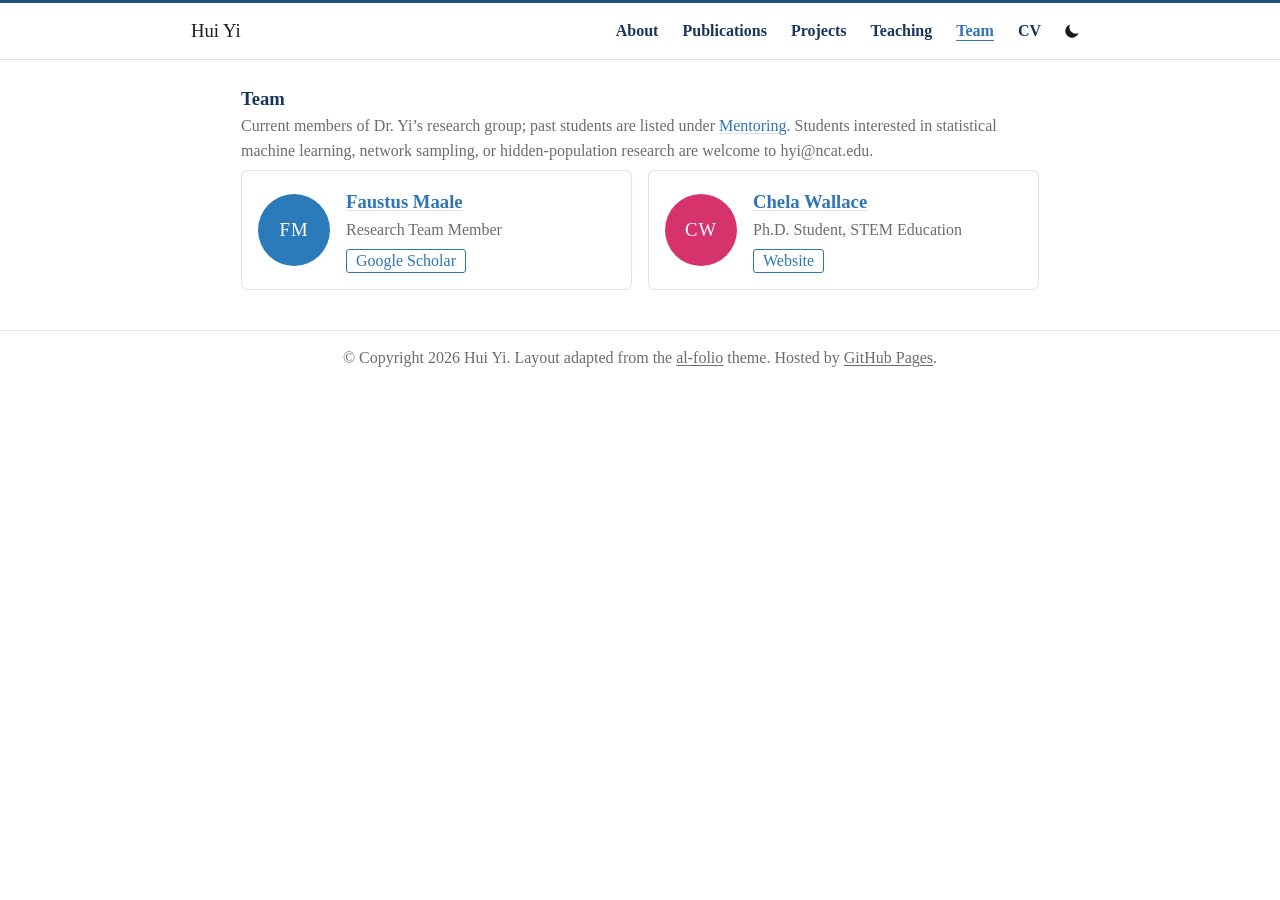
<file: team.html>
<!DOCTYPE html>
<html lang="en">
<head>
<meta charset="utf-8">
<meta name="viewport" content="width=device-width, initial-scale=1, viewport-fit=cover">
<title>Team | Hui Yi, NC A&amp;T (NCAT)</title>
<meta name="description" content="Members of Hui Yi's research group at North Carolina A&amp;T State University (NCAT).">
<link rel="canonical" href="https://huiyi-stat.github.io/team.html">
<meta name="author" content="Hui Yi">
<meta name="keywords" content="Hui Yi, Hui Yi NCAT, Hui Yi NC A&amp;T, North Carolina A&amp;T statistics, respondent-driven sampling, network scale-up, small area estimation, human trafficking, Bayesian">
<meta property="og:type" content="profile"><meta property="og:title" content="Team | Hui Yi, NC A&amp;T (NCAT)">
<meta property="og:description" content="Members of Hui Yi's research group at North Carolina A&amp;T State University (NCAT)."><meta property="og:url" content="https://huiyi-stat.github.io/team.html">
<meta property="og:image" content="https://huiyi-stat.github.io/assets/img/prof_pic.jpg">
<link rel="stylesheet" href="assets/css/main.css">
<script src="assets/js/site.js"></script>
</head>
<body>
<header class="navbar"><nav class="navbar-inner" aria-label="Main">
  <a class="navbar-brand" href="index.html">Hui Yi</a>
  <div class="nav-right">
    <div class="nav-menu" id="nav-menu"><ul class="nav-links"><li><a href="index.html">About</a></li><li><a href="publications.html">Publications</a></li><li><a href="projects.html">Projects</a></li><li><a href="teaching.html">Teaching</a></li><li><a href="team.html" class="active" aria-current="page">Team</a></li><li><a href="cv.html">CV</a></li></ul></div>
    <button class="icon-btn theme-toggle" id="theme-toggle" type="button" aria-label="Toggle dark mode"><svg class="moon" viewBox="0 0 24 24" fill="currentColor" aria-hidden="true"><path d="M20.7 14.6A8.5 8.5 0 0 1 9.4 3.3 9 9 0 1 0 20.7 14.6z"/></svg><svg class="sun" viewBox="0 0 24 24" fill="currentColor" aria-hidden="true"><circle cx="12" cy="12" r="4.5"/><path d="M11 1h2v3h-2zM11 20h2v3h-2zM1 11h3v2H1zM20 11h3v2h-3zM4.2 2.8l2.1 2.1-1.4 1.4-2.1-2.1zM17.7 18.1l2.1 2.1-1.4 1.4-2.1-2.1zM2.8 19.8l2.1-2.1 1.4 1.4-2.1 2.1zM18.1 6.3l2.1-2.1 1.4 1.4-2.1 2.1z"/></svg></button>
    <button class="icon-btn nav-toggle" id="nav-toggle" type="button" aria-label="Toggle navigation" aria-expanded="false" aria-controls="nav-menu"><svg viewBox="0 0 24 24" fill="currentColor" aria-hidden="true"><path d="M3 6h18v2H3zM3 11h18v2H3zM3 16h18v2H3z"/></svg></button>
  </div>
</nav></header>
<main class="container">
<header class="post-header"><h1 class="post-title">Team</h1><p class="post-description">Current members of Dr. Yi&rsquo;s research group; past students are listed under <a href="teaching.html#mentoring">Mentoring</a>. Students interested in statistical machine learning, network sampling, or hidden-population research are welcome to <span style="user-select:all">hyi@ncat.edu</span>.</p></header><div class="team"><article class="member"><div class="avatar" style="background:#2b7bba" aria-hidden="true">FM</div>
<div><h2 class="member-name"><a href="https://scholar.google.com/citations?user=WQMaEaUAAAAJ&amp;hl=en" target="_blank" rel="noopener">Faustus Maale</a></h2><div class="sub">Research Team Member</div>
<div class="links"><a class="btn" href="https://scholar.google.com/citations?user=WQMaEaUAAAAJ&amp;hl=en" target="_blank" rel="noopener">Google Scholar</a></div></div></article><article class="member"><div class="avatar" style="background:#d6336c" aria-hidden="true">CW</div>
<div><h2 class="member-name"><a href="https://www.chelawallace.com" target="_blank" rel="noopener">Chela Wallace</a></h2><div class="sub">Ph.D. Student, STEM Education</div>
<div class="links"><a class="btn" href="https://www.chelawallace.com" target="_blank" rel="noopener">Website</a></div></div></article></div>
</main>
<footer>&copy; Copyright 2026 Hui Yi. Layout adapted from the <a href="https://github.com/alshedivat/al-folio">al-folio</a> theme. Hosted by <a href="https://pages.github.com/">GitHub Pages</a>.</footer>
</body>
</html>
</file>
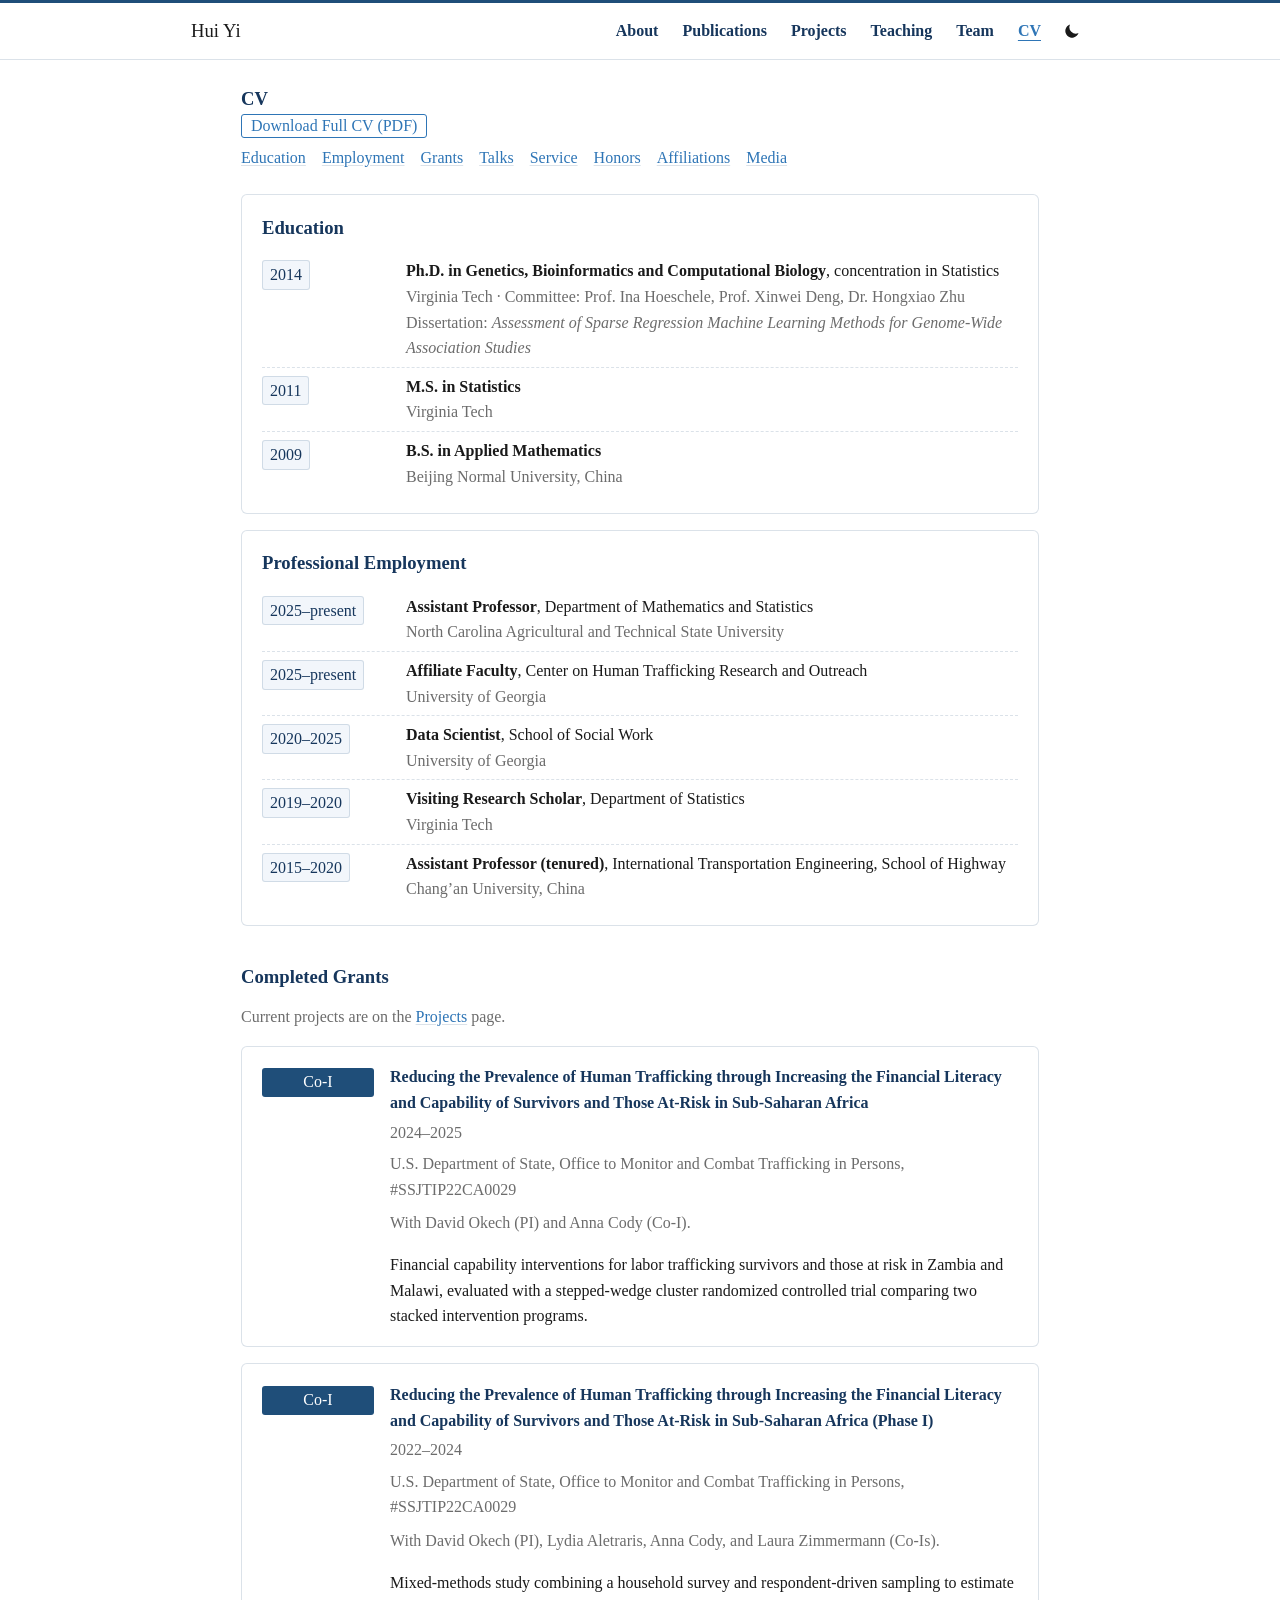
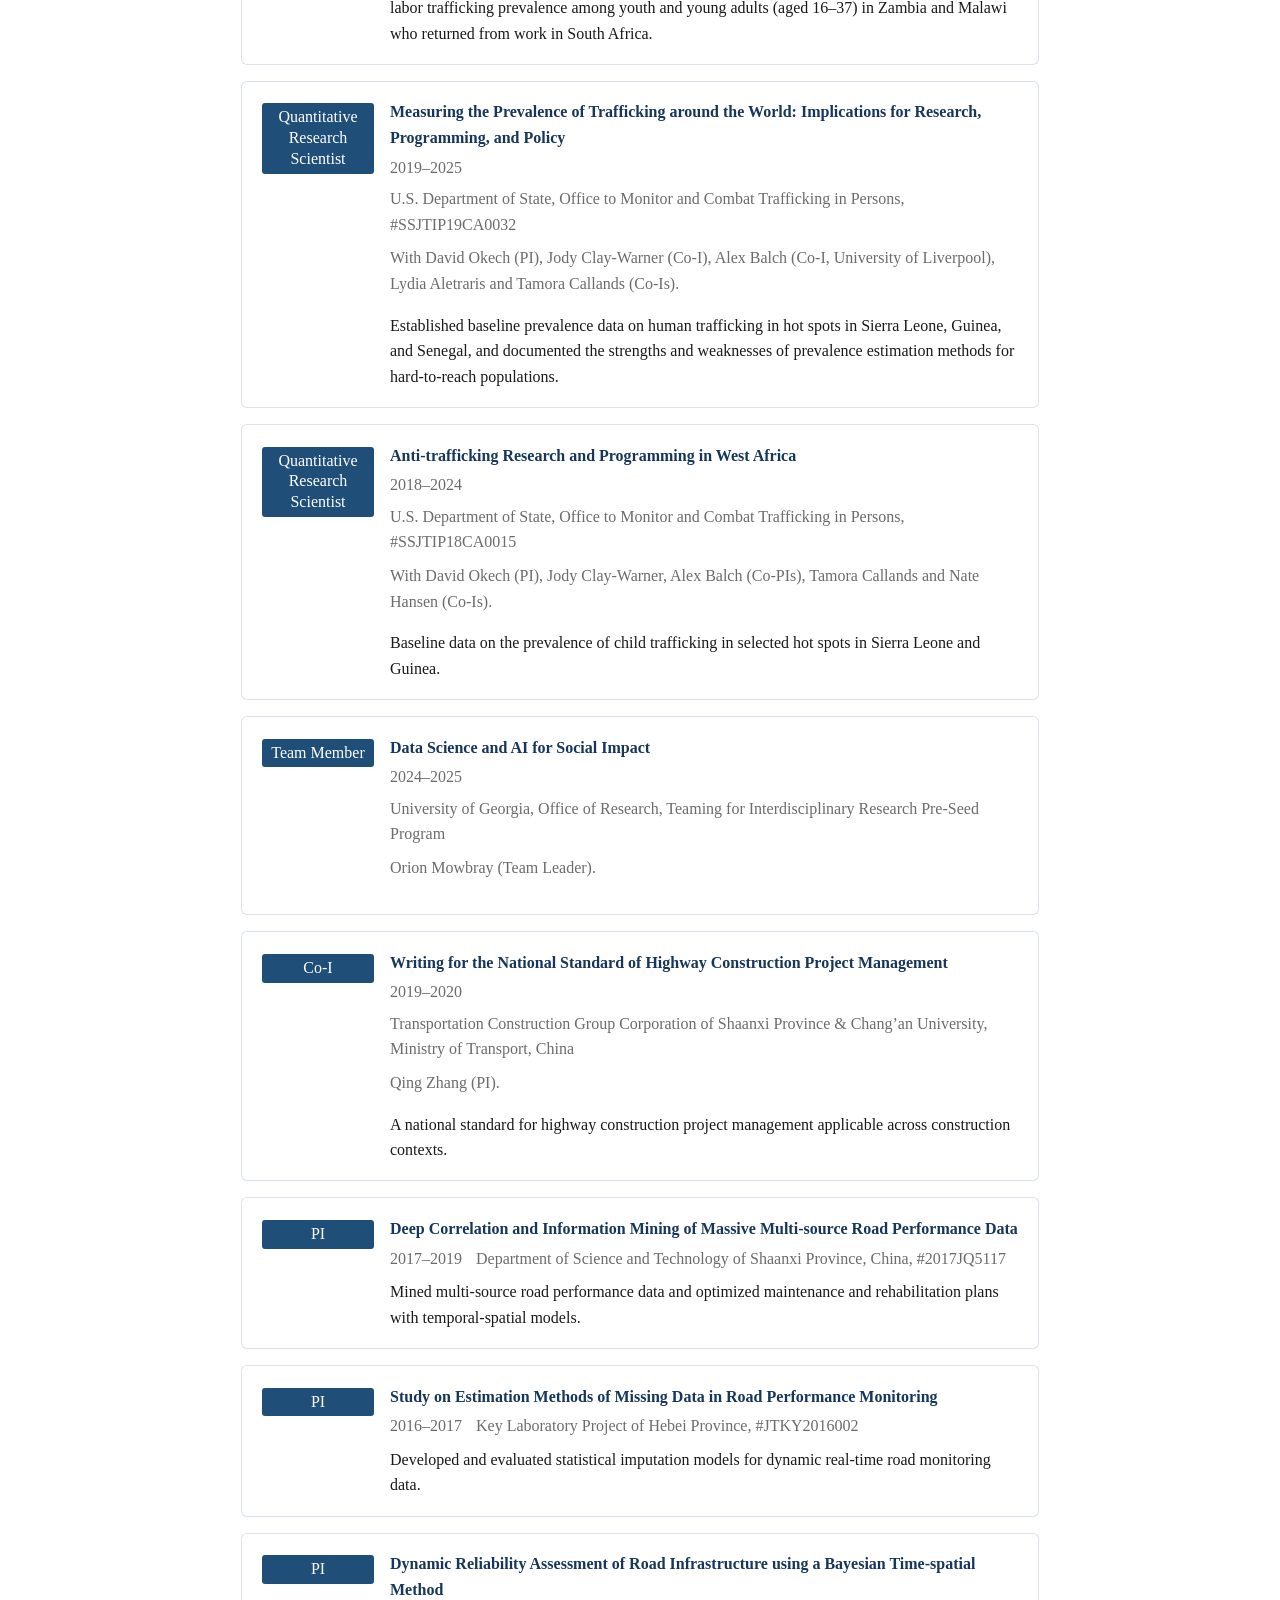
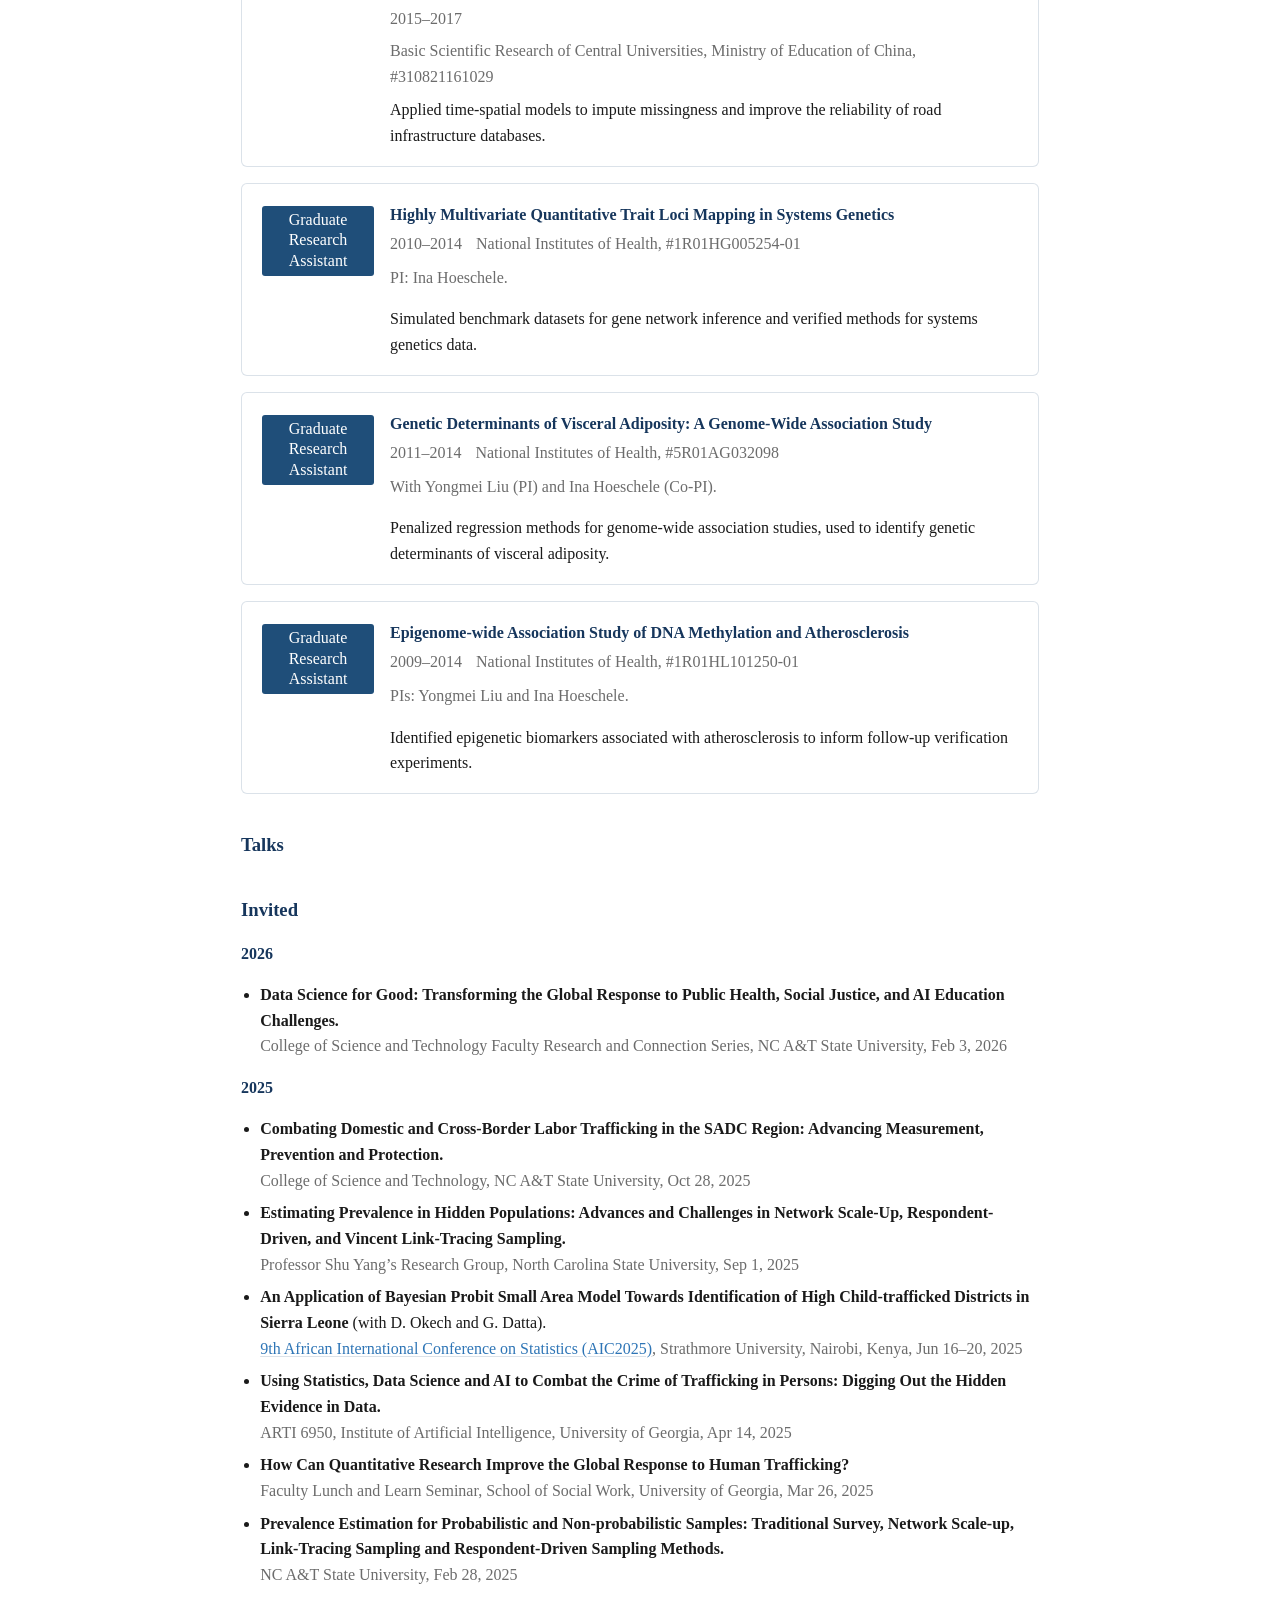
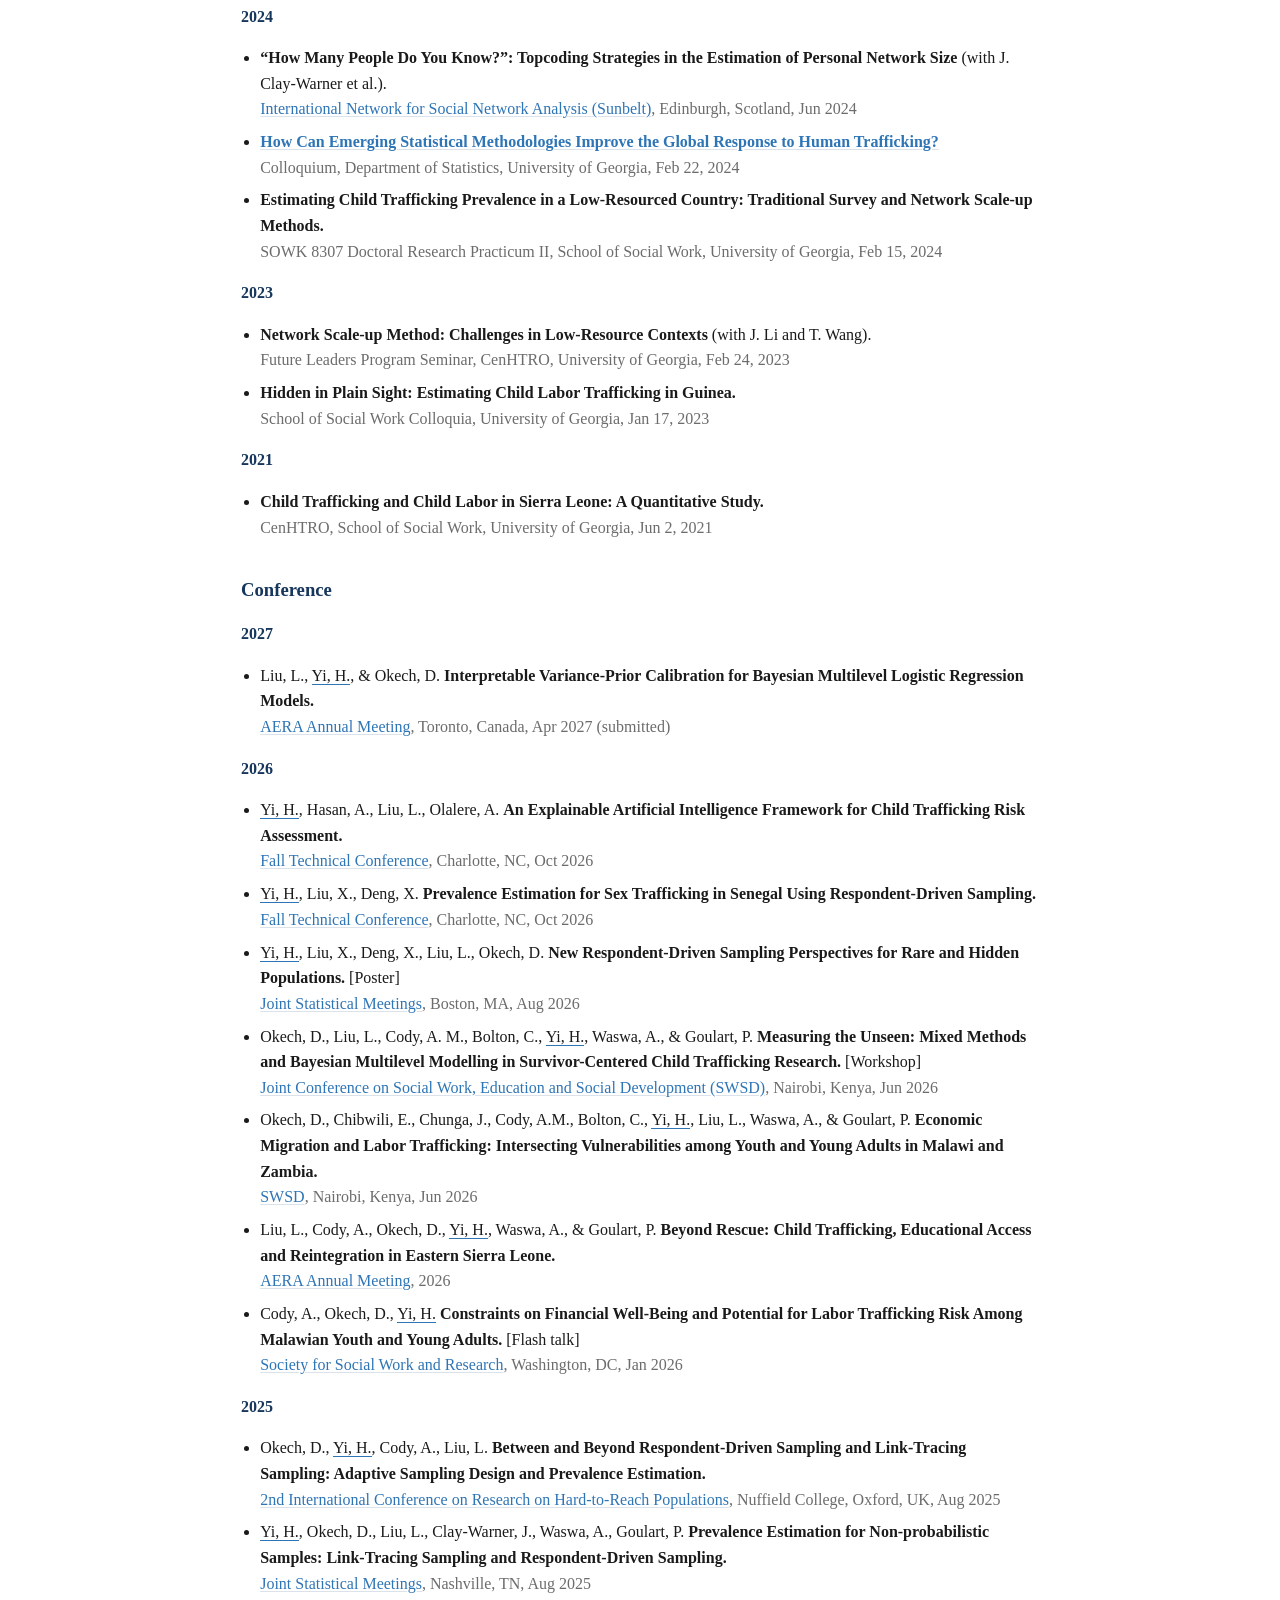
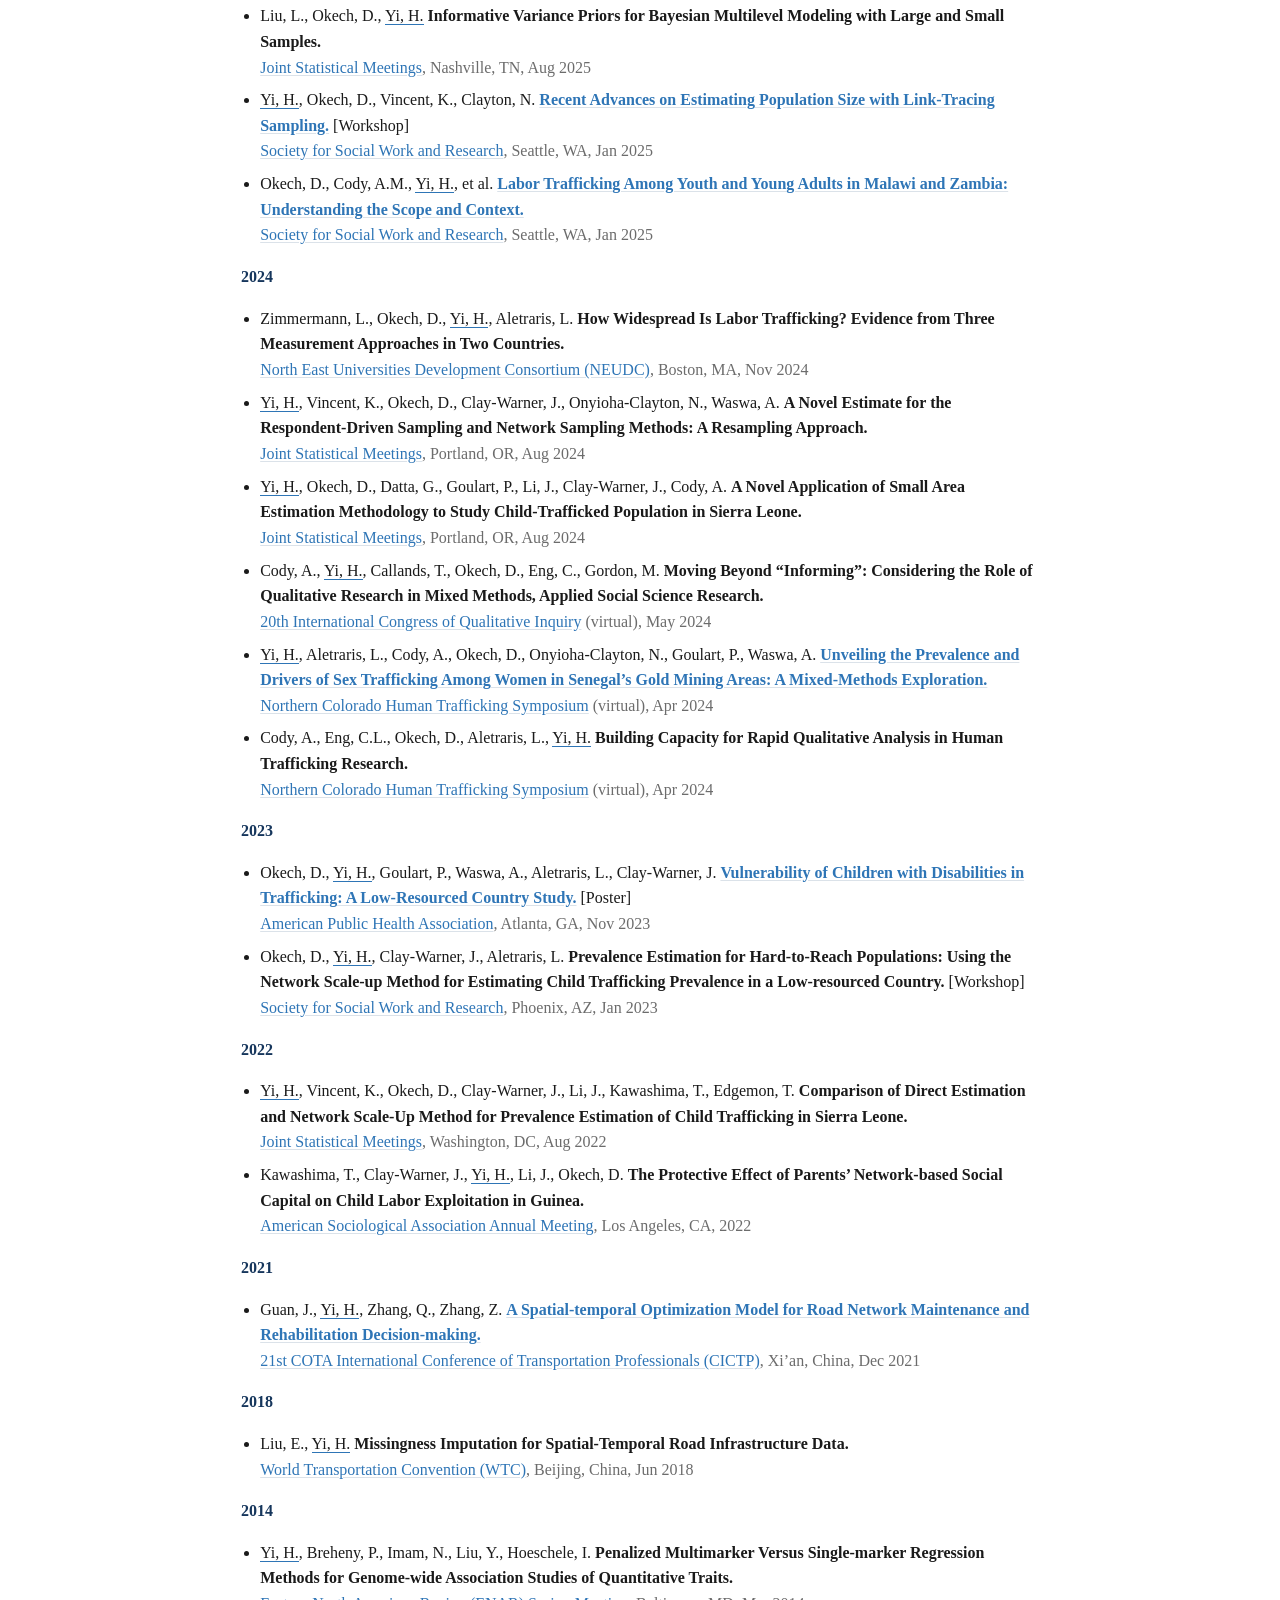
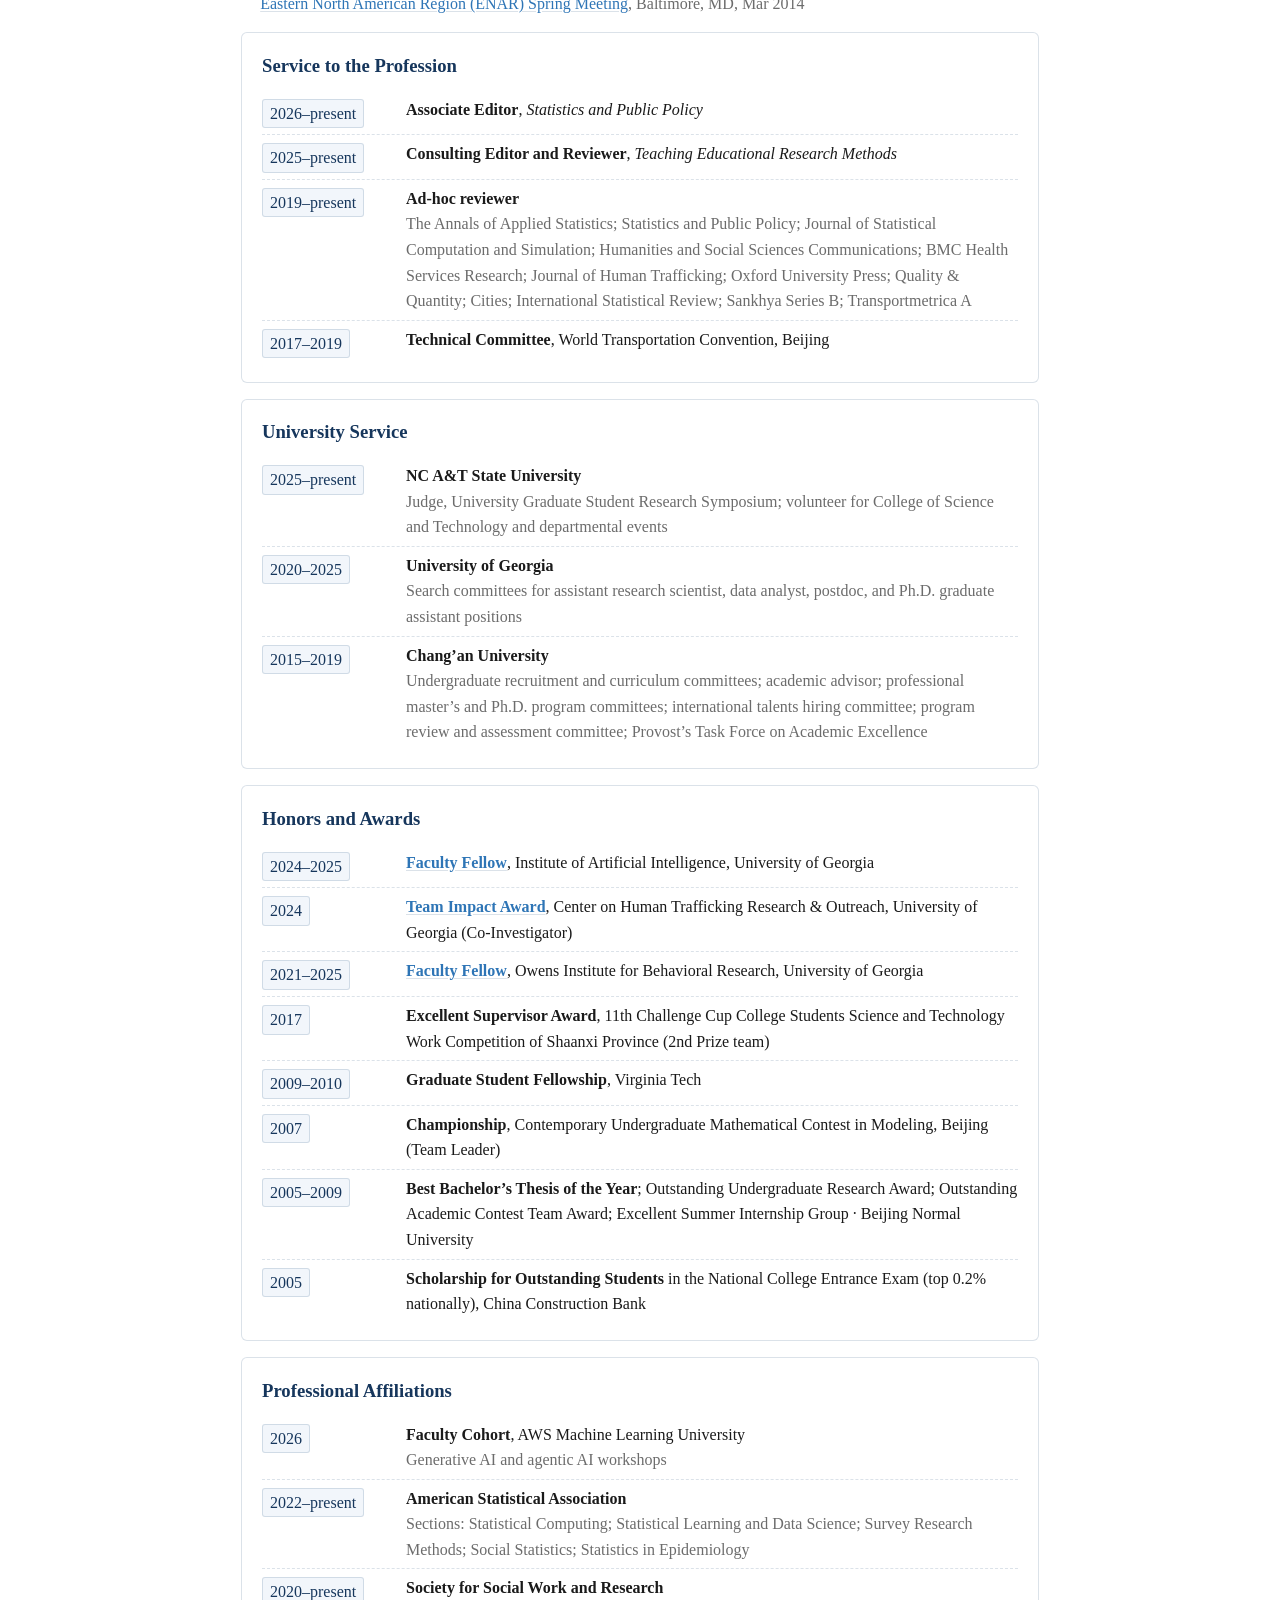
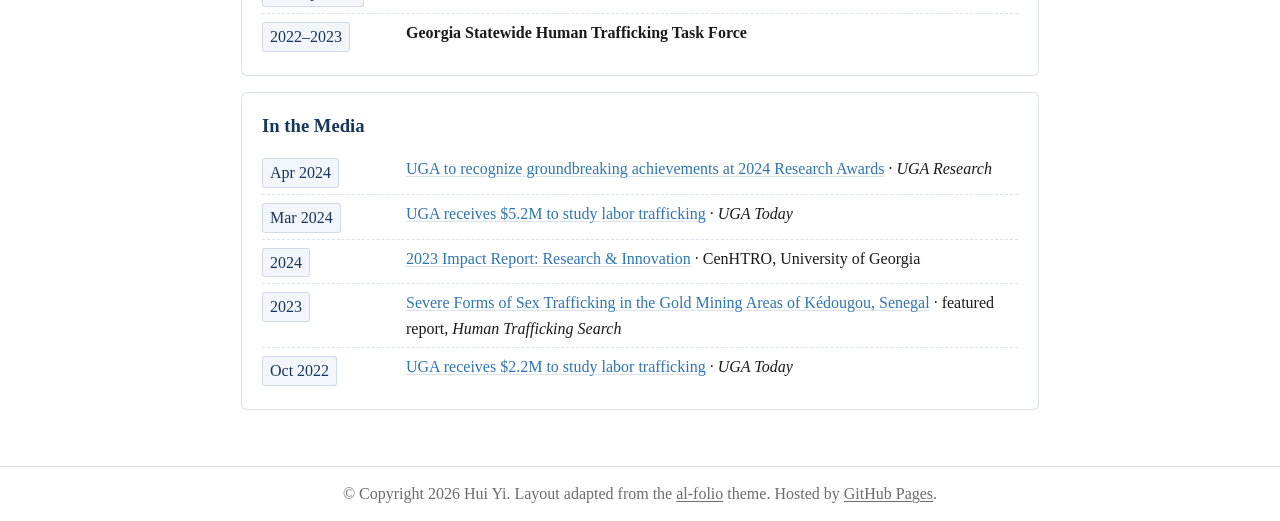
<file: huiyi/cv.html>
<!DOCTYPE html>
<html lang="en">
<head>
<meta charset="utf-8">
<title>Hui Yi | NC A&amp;T (NCAT) - moved</title>
<link rel="canonical" href="https://huiyi-stat.github.io/cv.html">
<meta http-equiv="refresh" content="0; url=https://huiyi-stat.github.io/cv.html">
<meta name="robots" content="noindex, follow">
<script>location.replace("https://huiyi-stat.github.io/cv.html" + (location.hash || ""));</script>
</head>
<body>
<p>Hui Yi's website has moved to <a href="https://huiyi-stat.github.io/cv.html">https://huiyi-stat.github.io/cv.html</a>.</p>
</body>
</html>
</file>
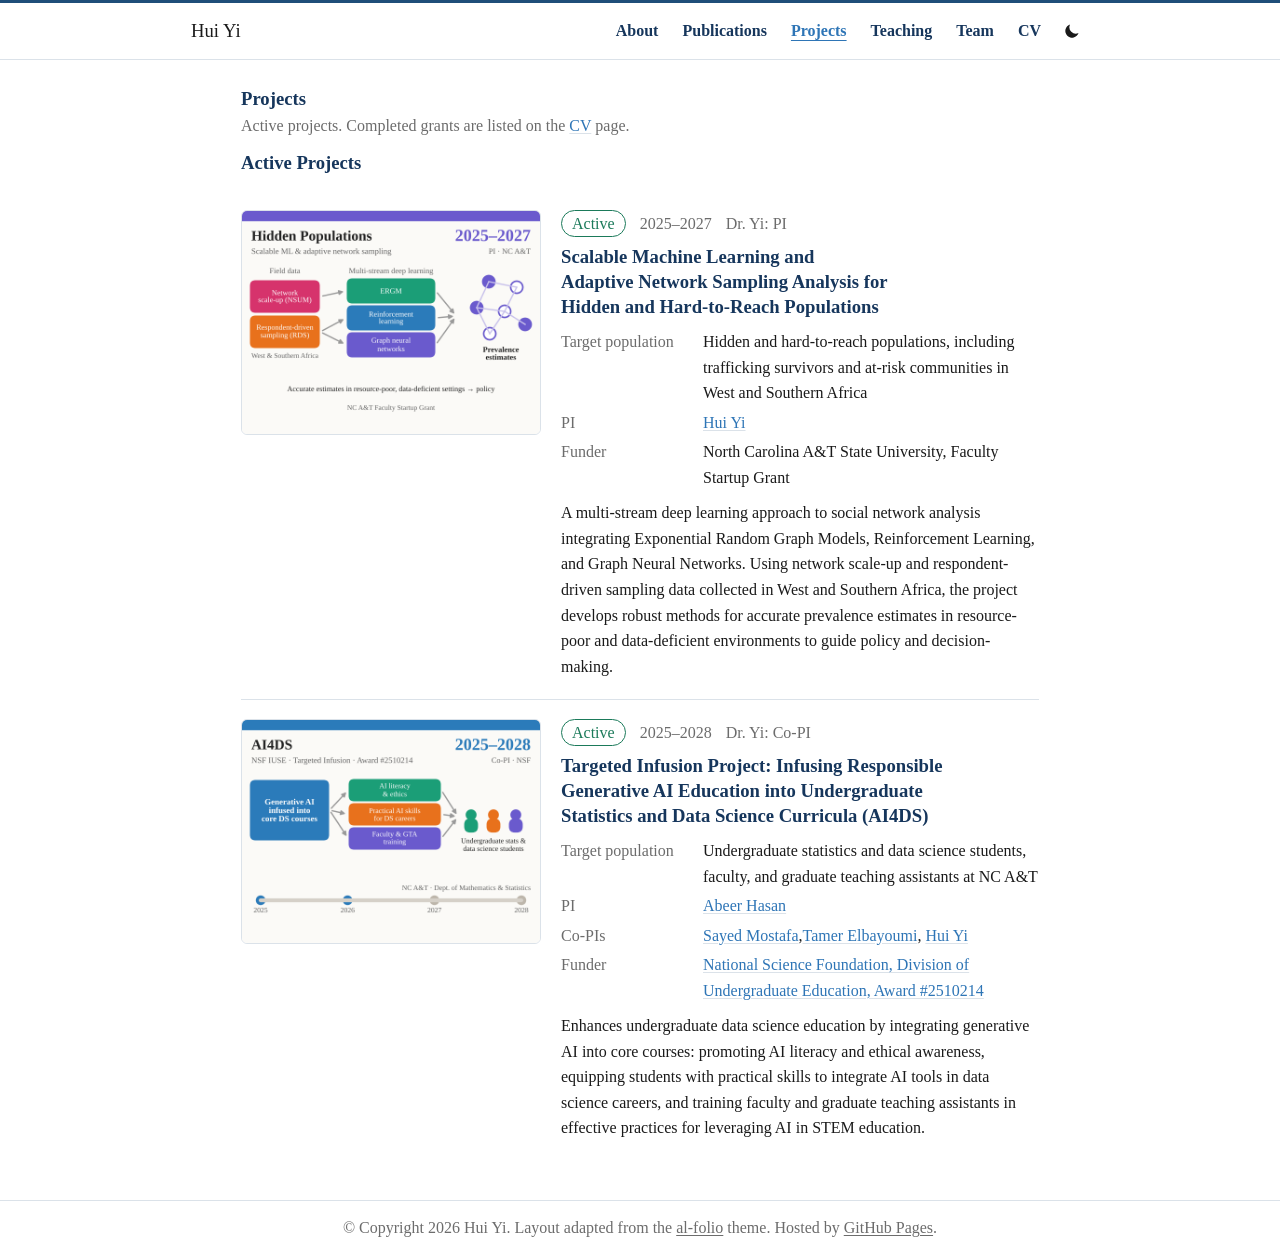
<file: huiyi/grants.html>
<!DOCTYPE html>
<html lang="en">
<head>
<meta charset="utf-8">
<title>Hui Yi | NC A&amp;T (NCAT) - moved</title>
<link rel="canonical" href="https://huiyi-stat.github.io/projects.html">
<meta http-equiv="refresh" content="0; url=https://huiyi-stat.github.io/projects.html">
<meta name="robots" content="noindex, follow">
<script>location.replace("https://huiyi-stat.github.io/projects.html" + (location.hash || ""));</script>
</head>
<body>
<p>Hui Yi's website has moved to <a href="https://huiyi-stat.github.io/projects.html">https://huiyi-stat.github.io/projects.html</a>.</p>
</body>
</html>
</file>
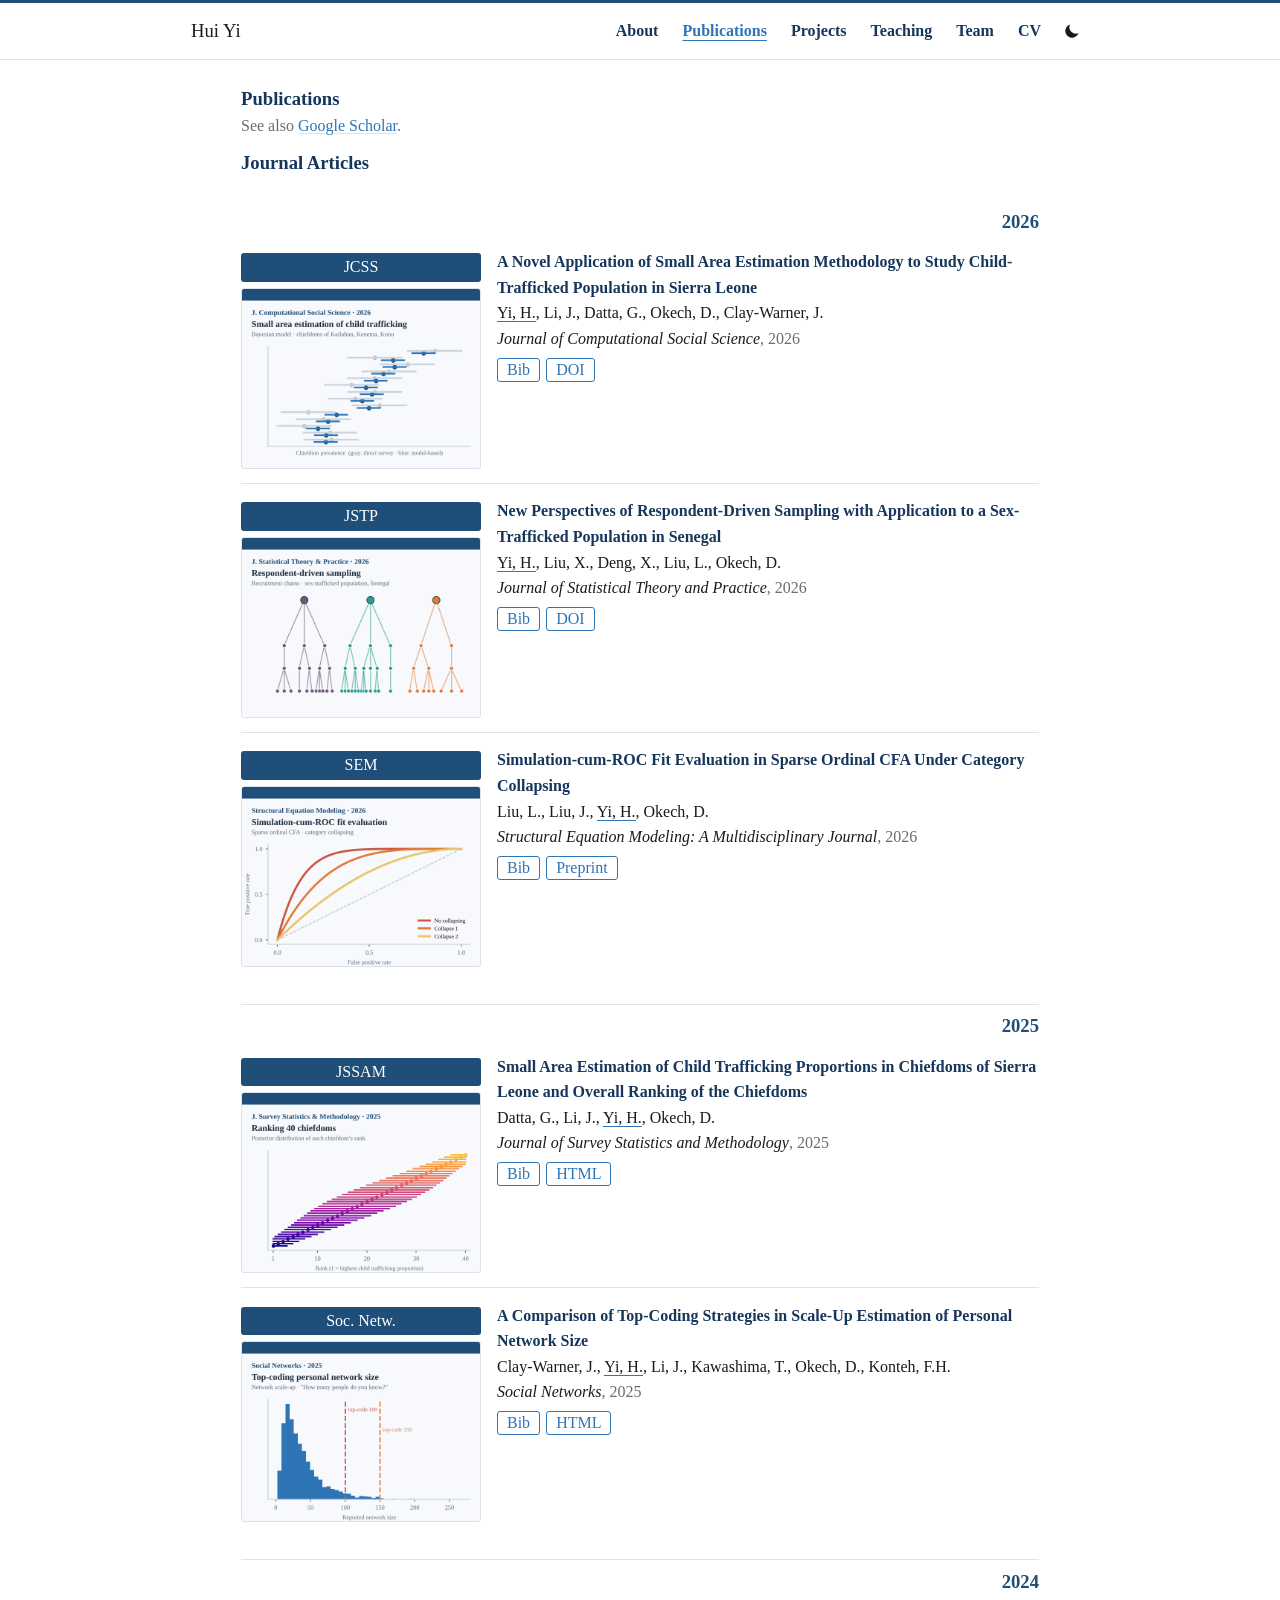
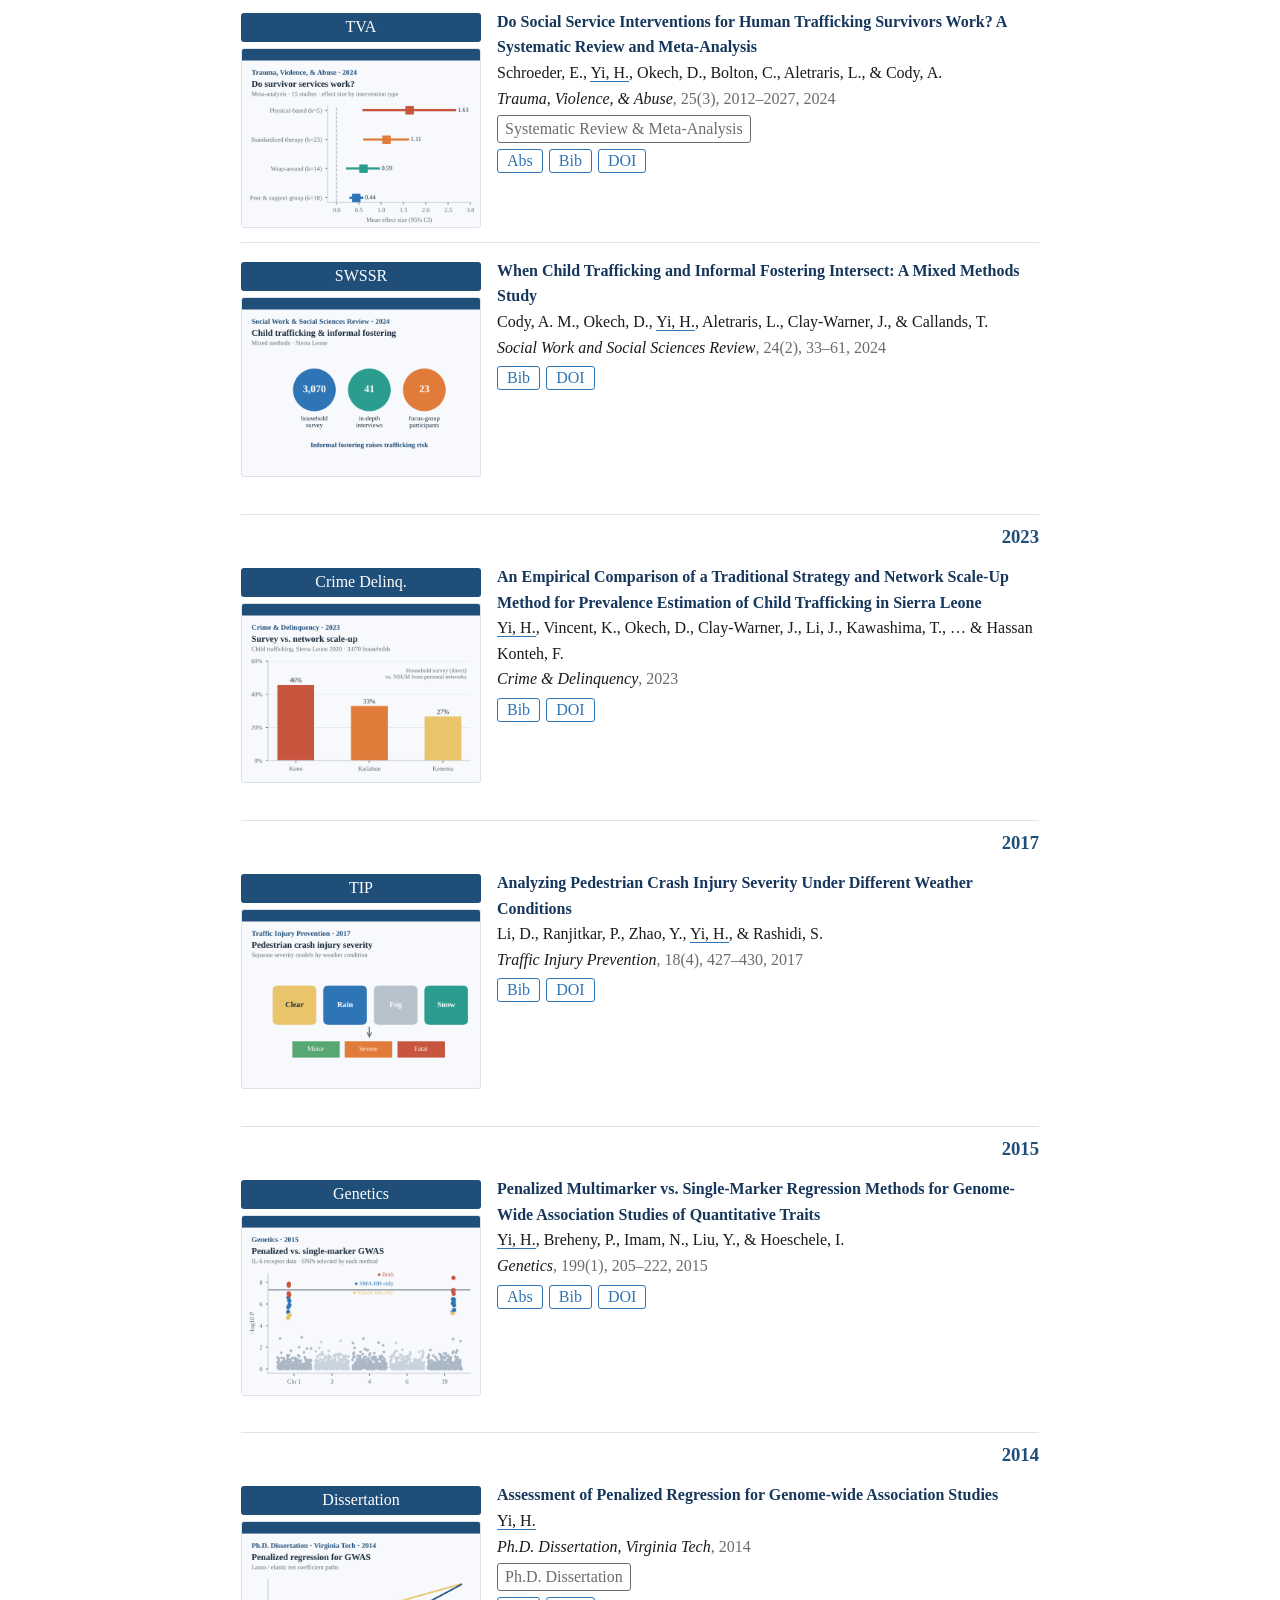
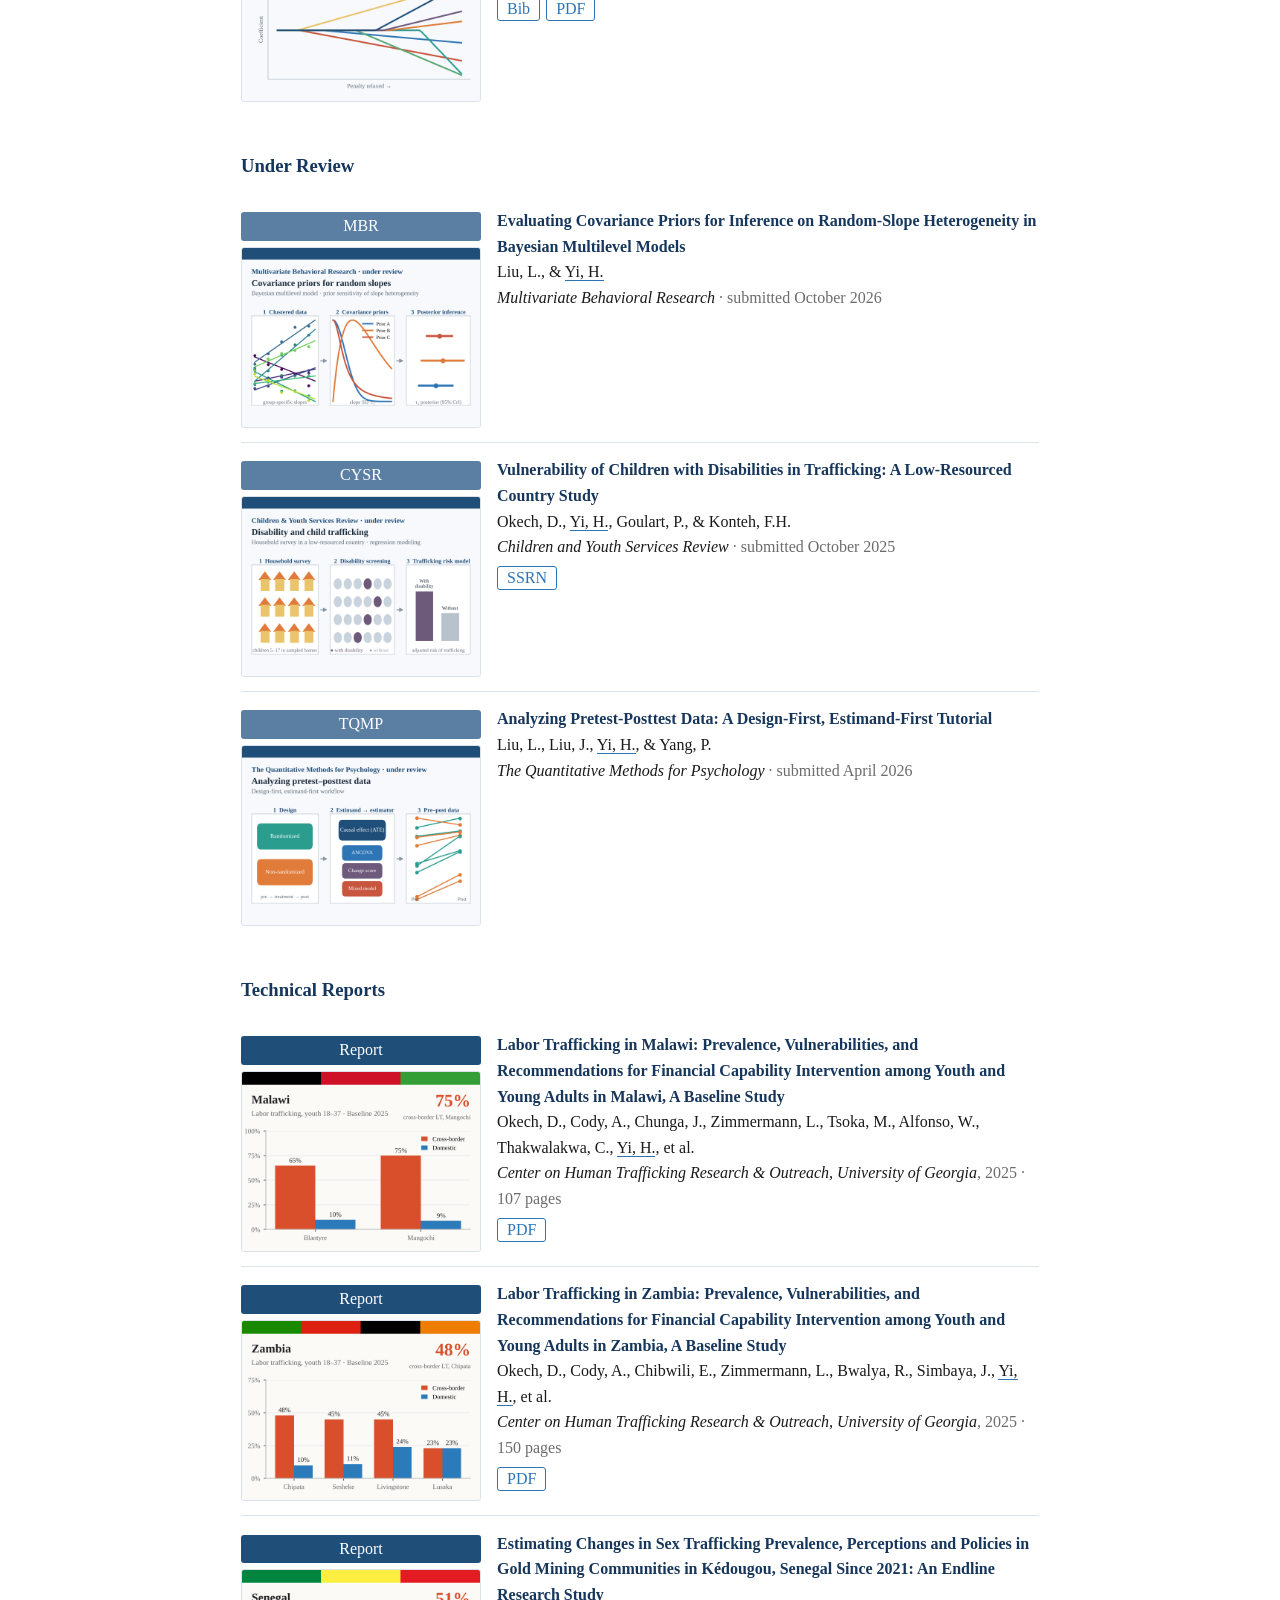
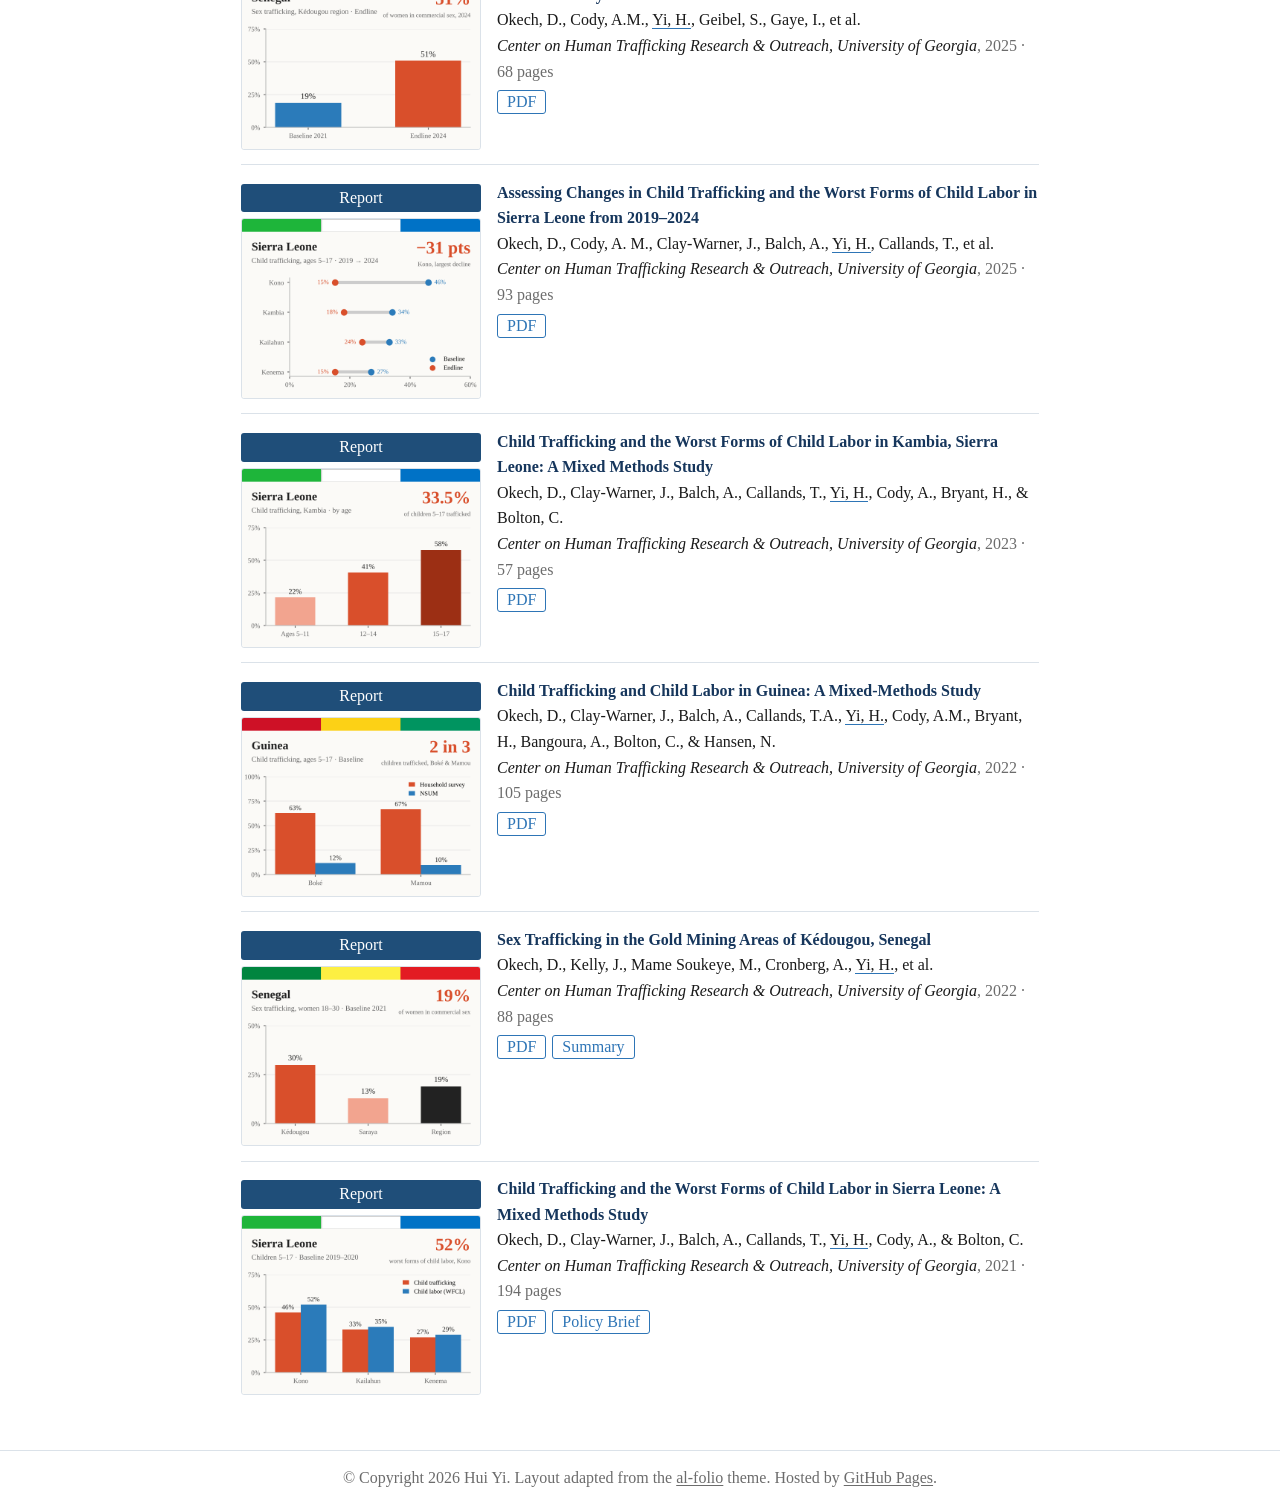
<file: huiyi/publications.html>
<!DOCTYPE html>
<html lang="en">
<head>
<meta charset="utf-8">
<title>Hui Yi | NC A&amp;T (NCAT) - moved</title>
<link rel="canonical" href="https://huiyi-stat.github.io/publications.html">
<meta http-equiv="refresh" content="0; url=https://huiyi-stat.github.io/publications.html">
<meta name="robots" content="noindex, follow">
<script>location.replace("https://huiyi-stat.github.io/publications.html" + (location.hash || ""));</script>
</head>
<body>
<p>Hui Yi's website has moved to <a href="https://huiyi-stat.github.io/publications.html">https://huiyi-stat.github.io/publications.html</a>.</p>
</body>
</html>
</file>
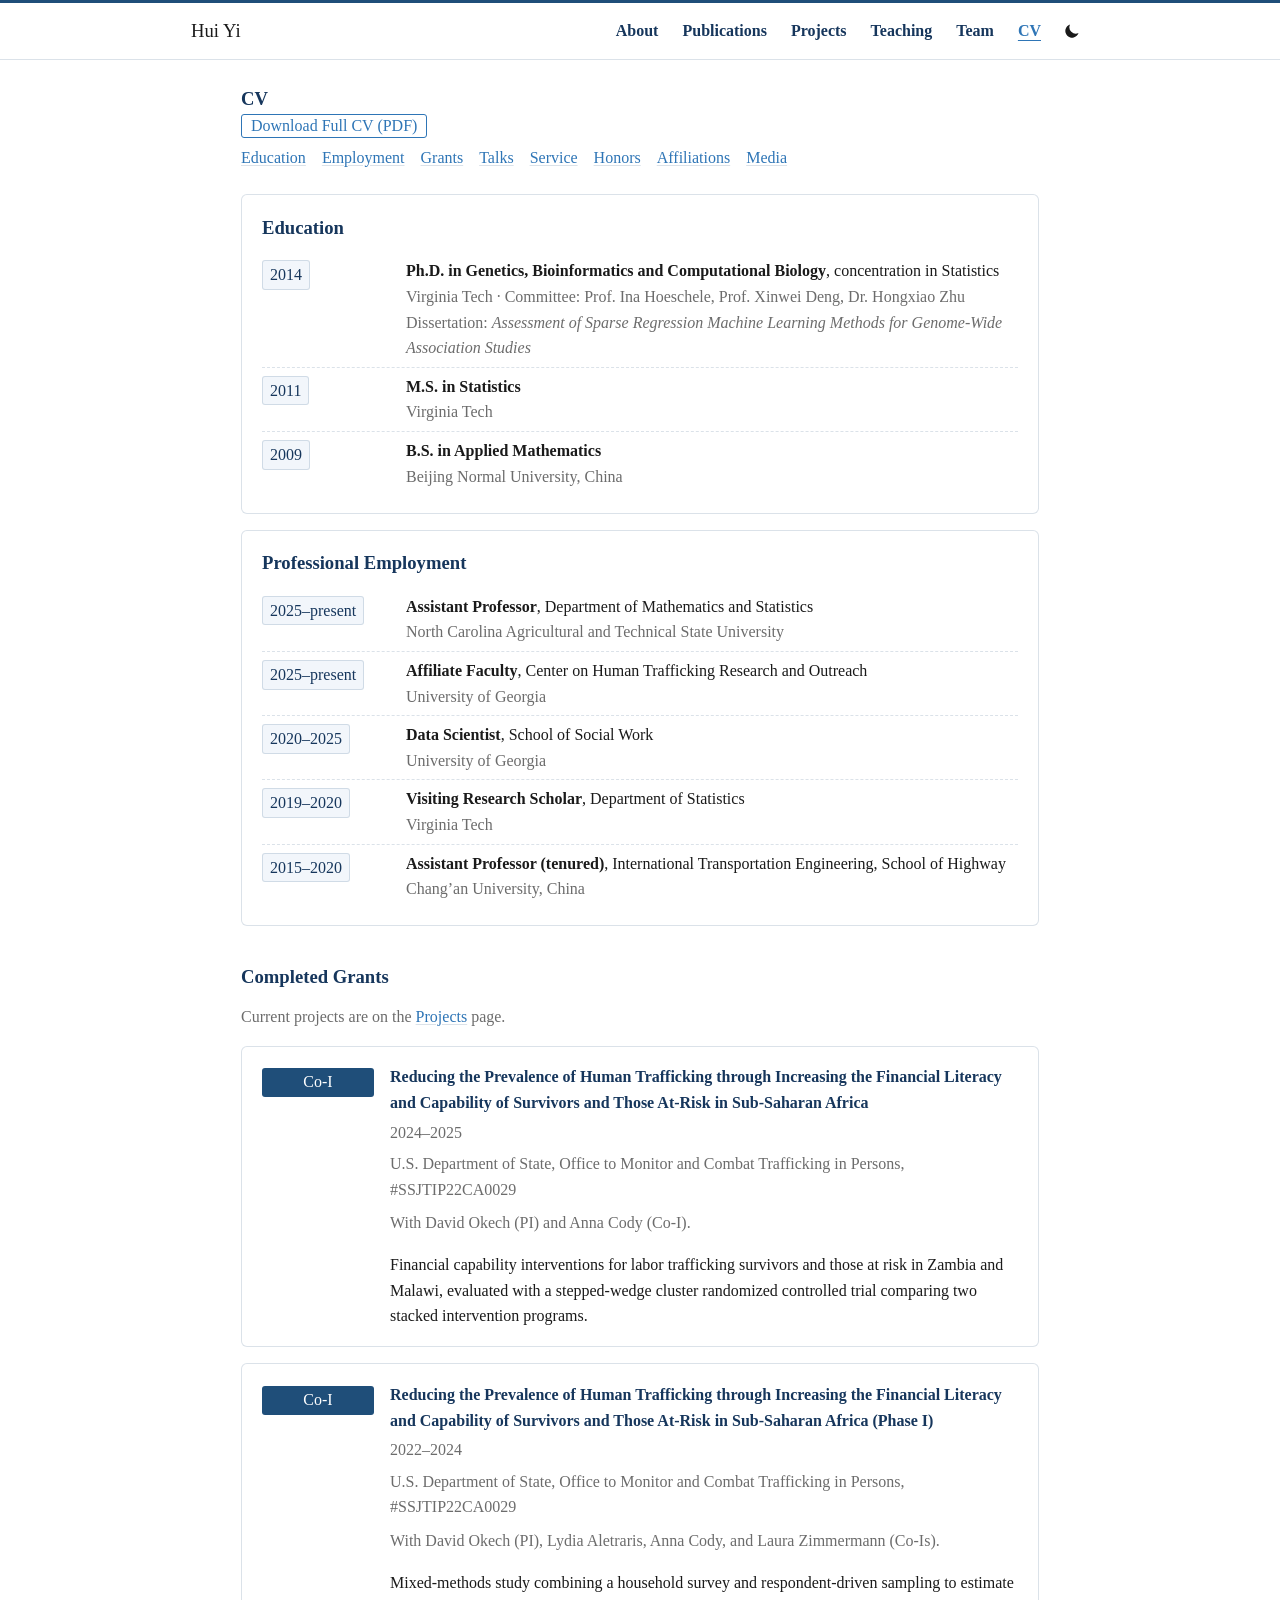
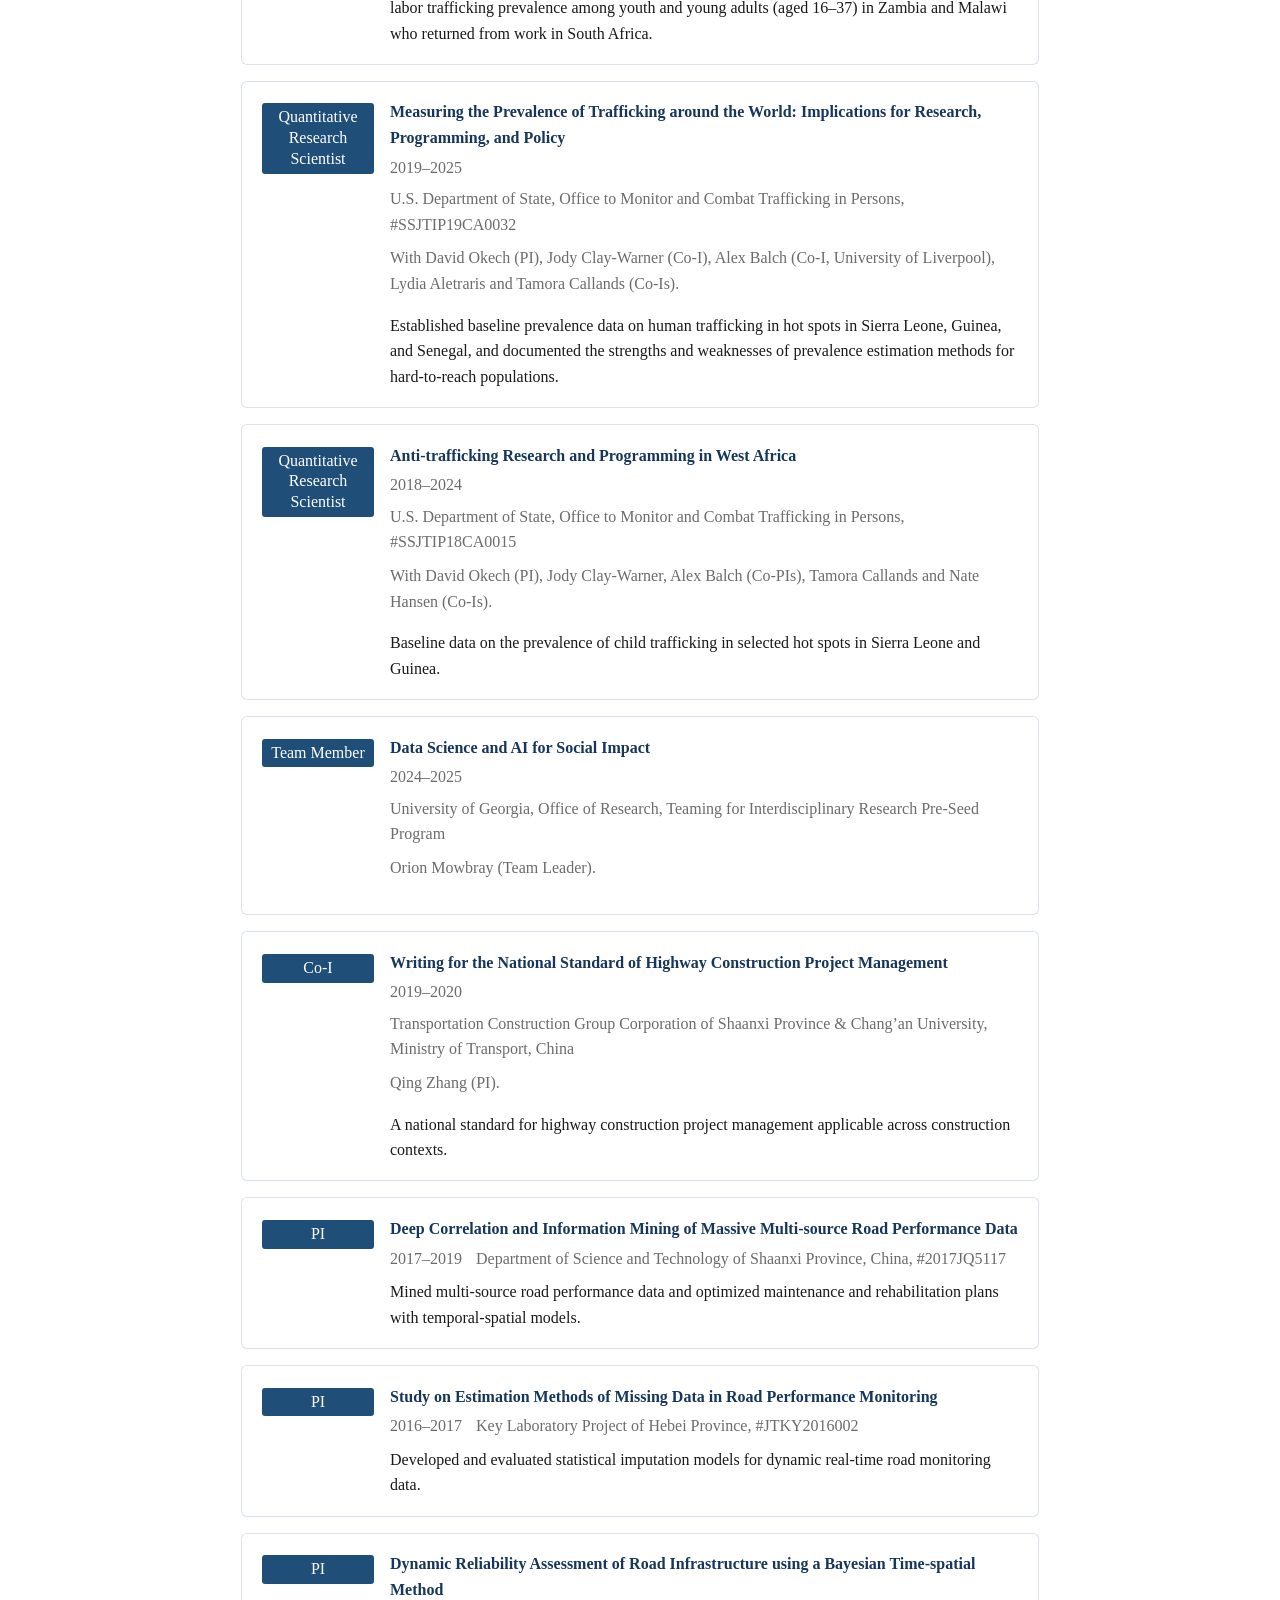
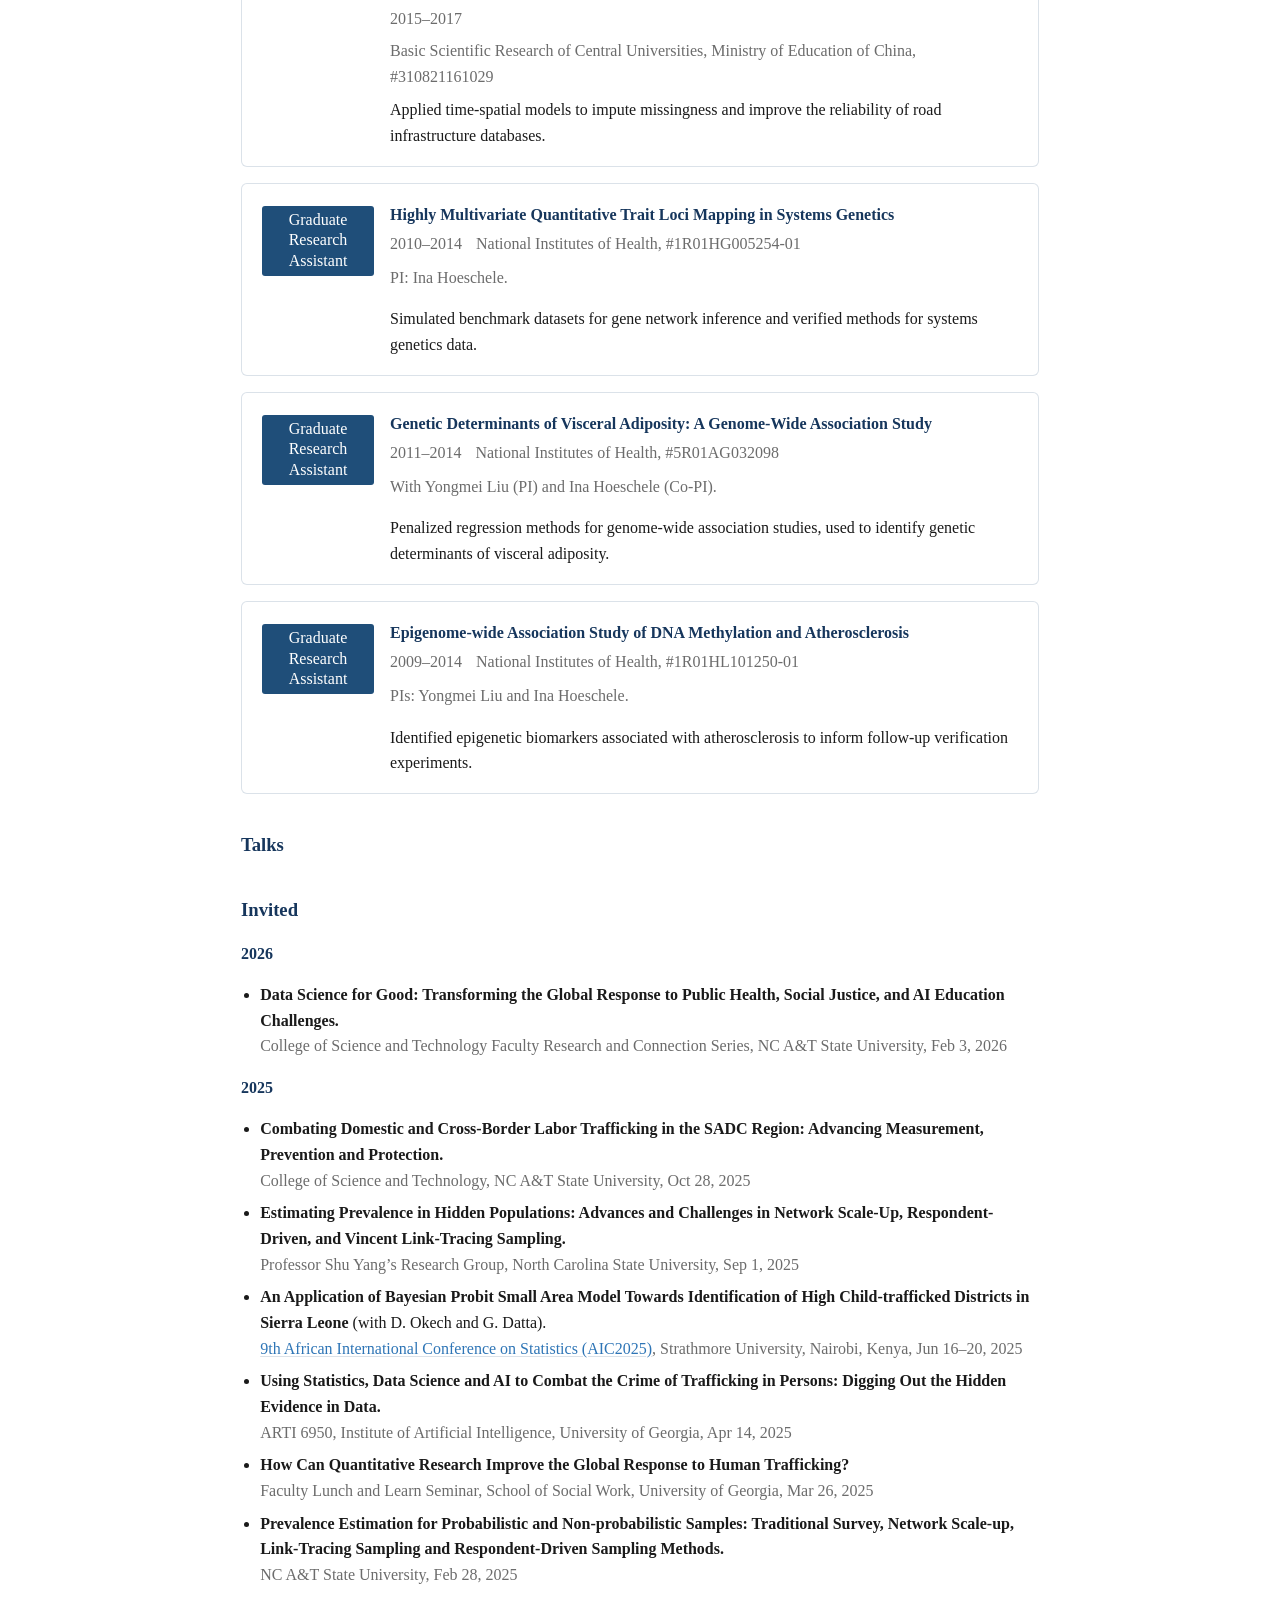
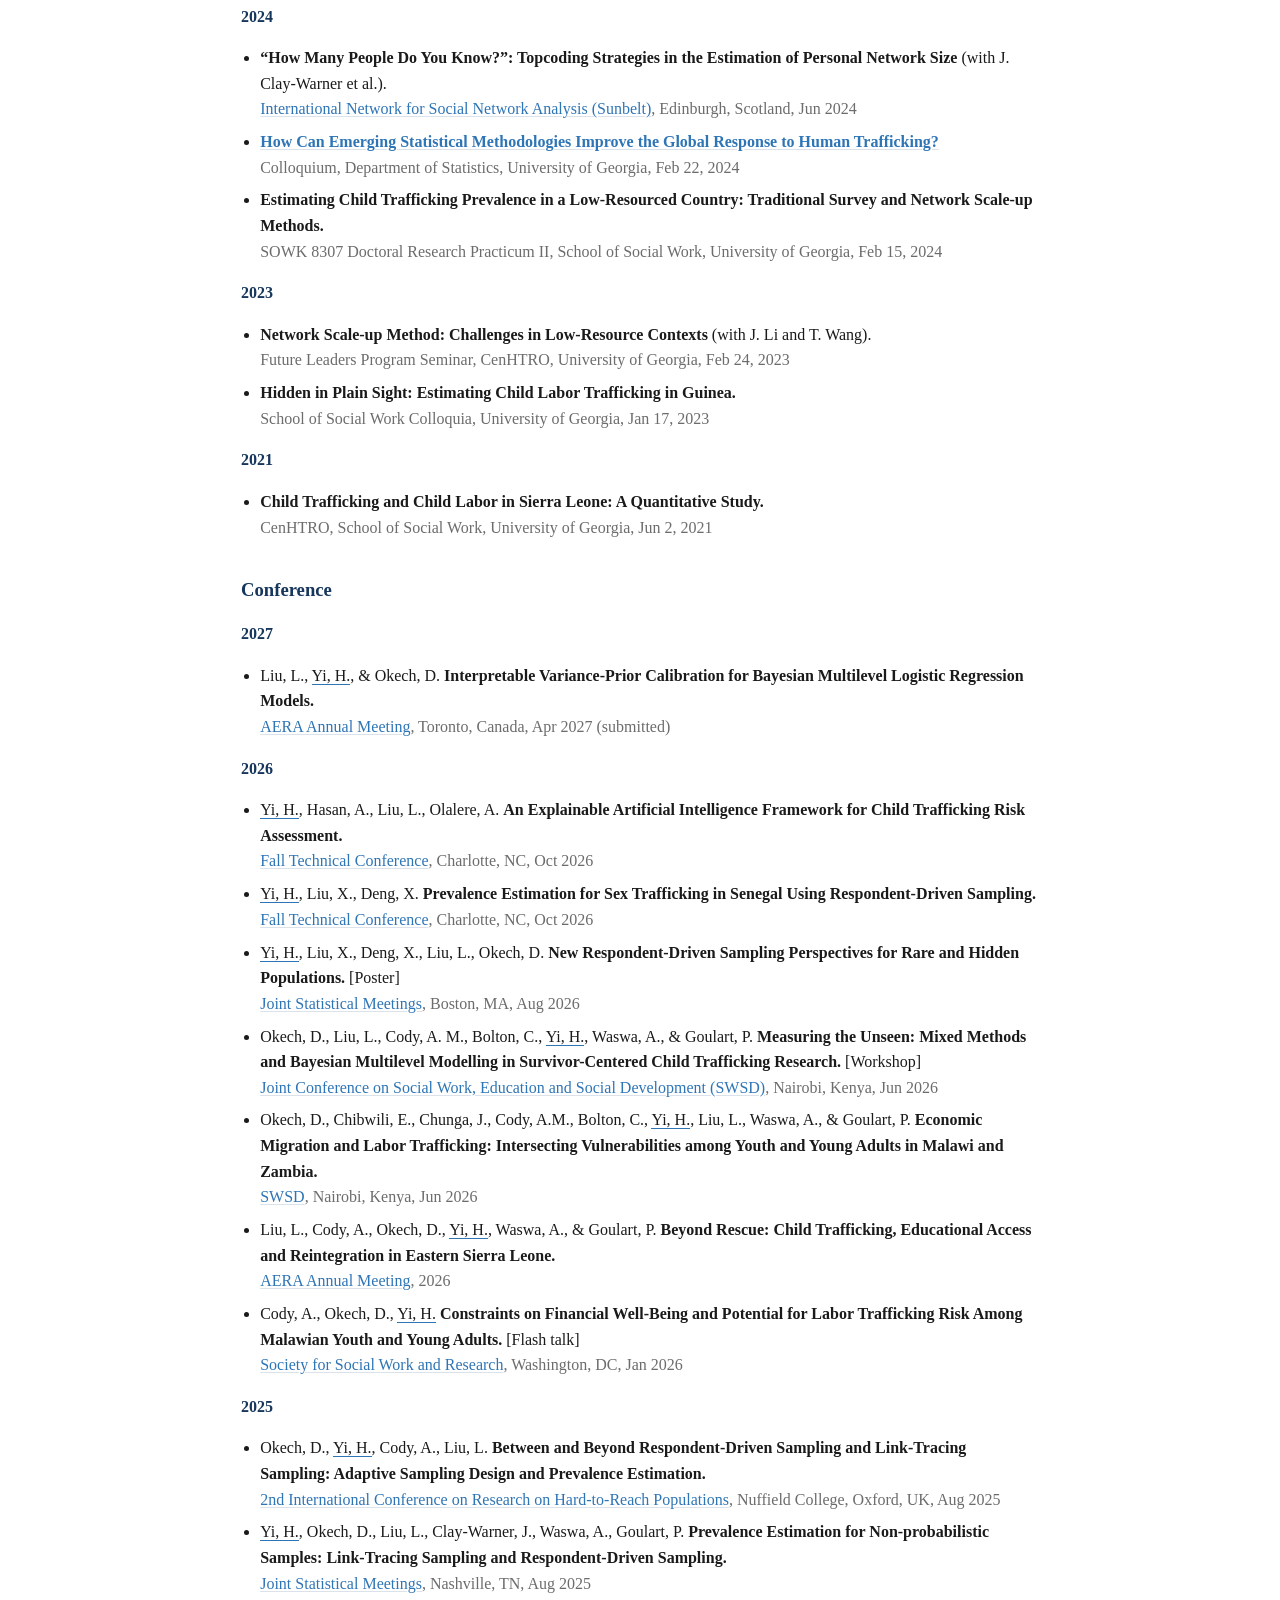
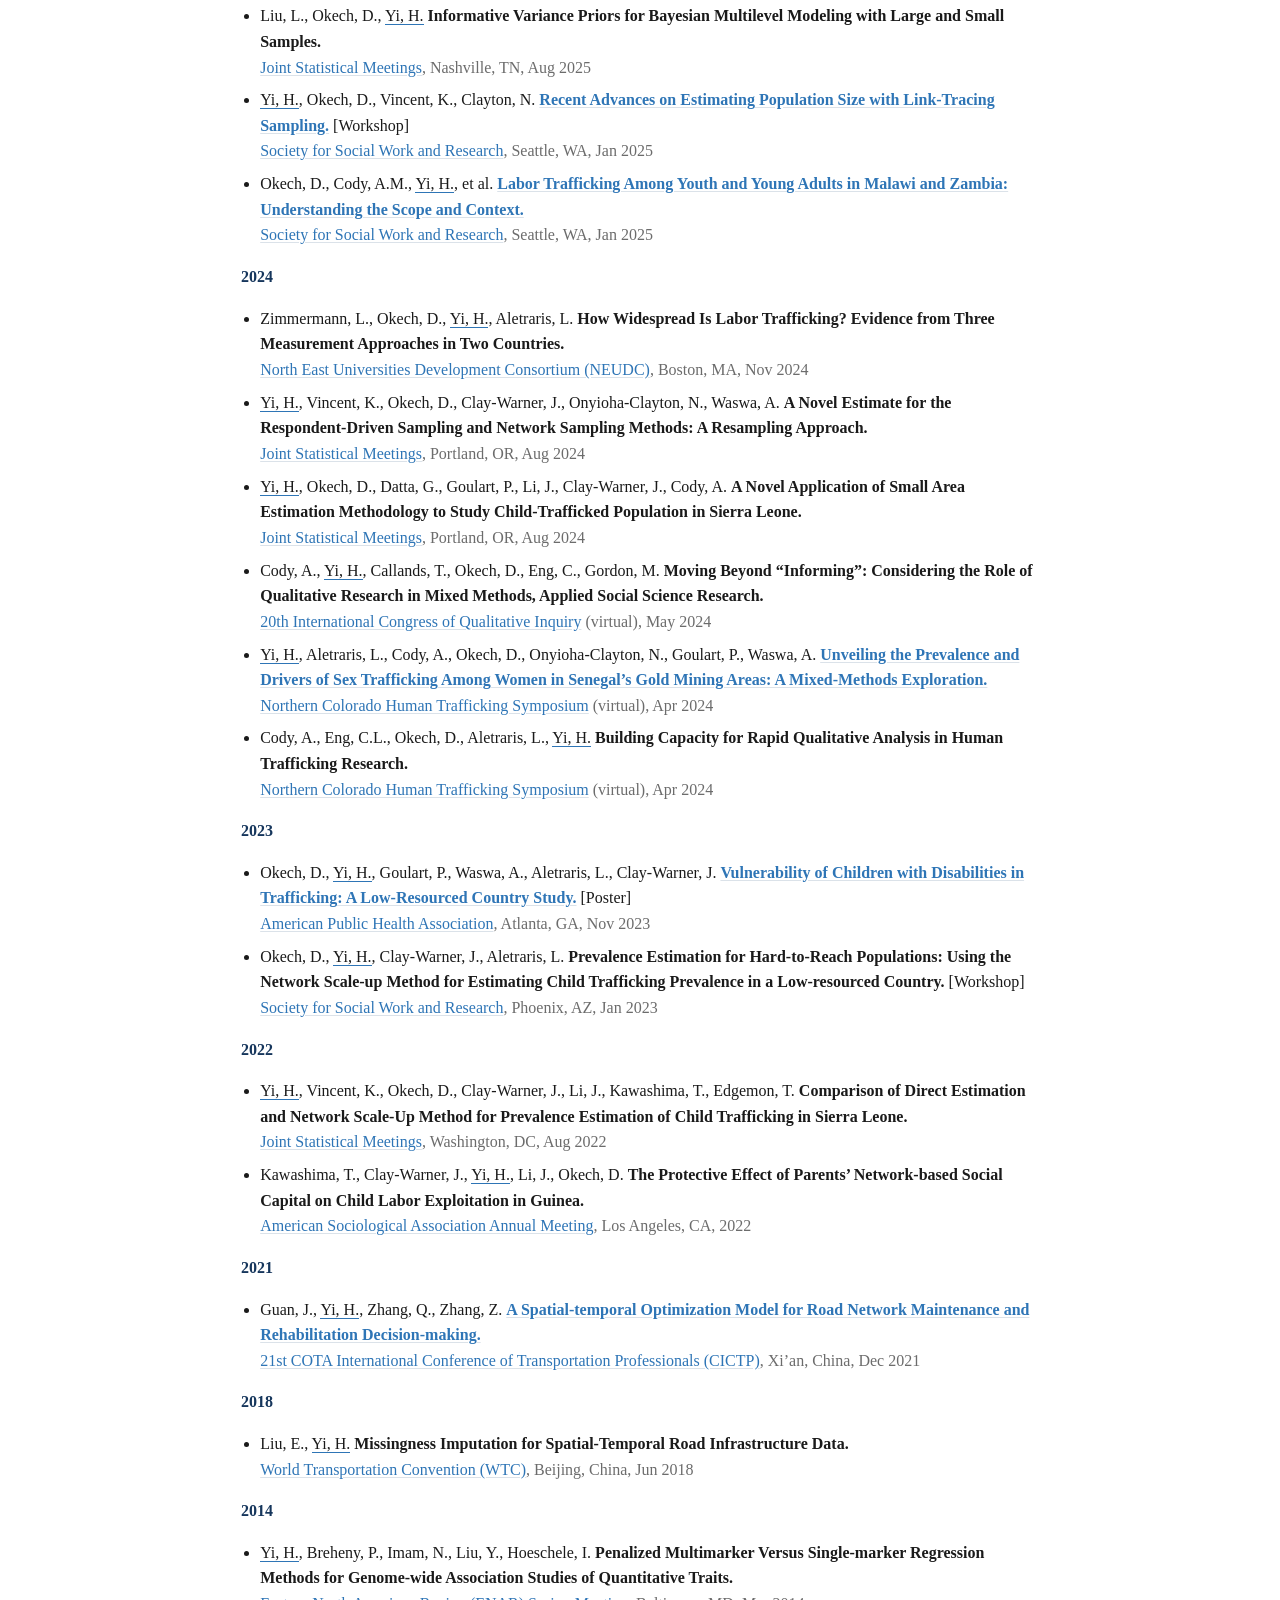
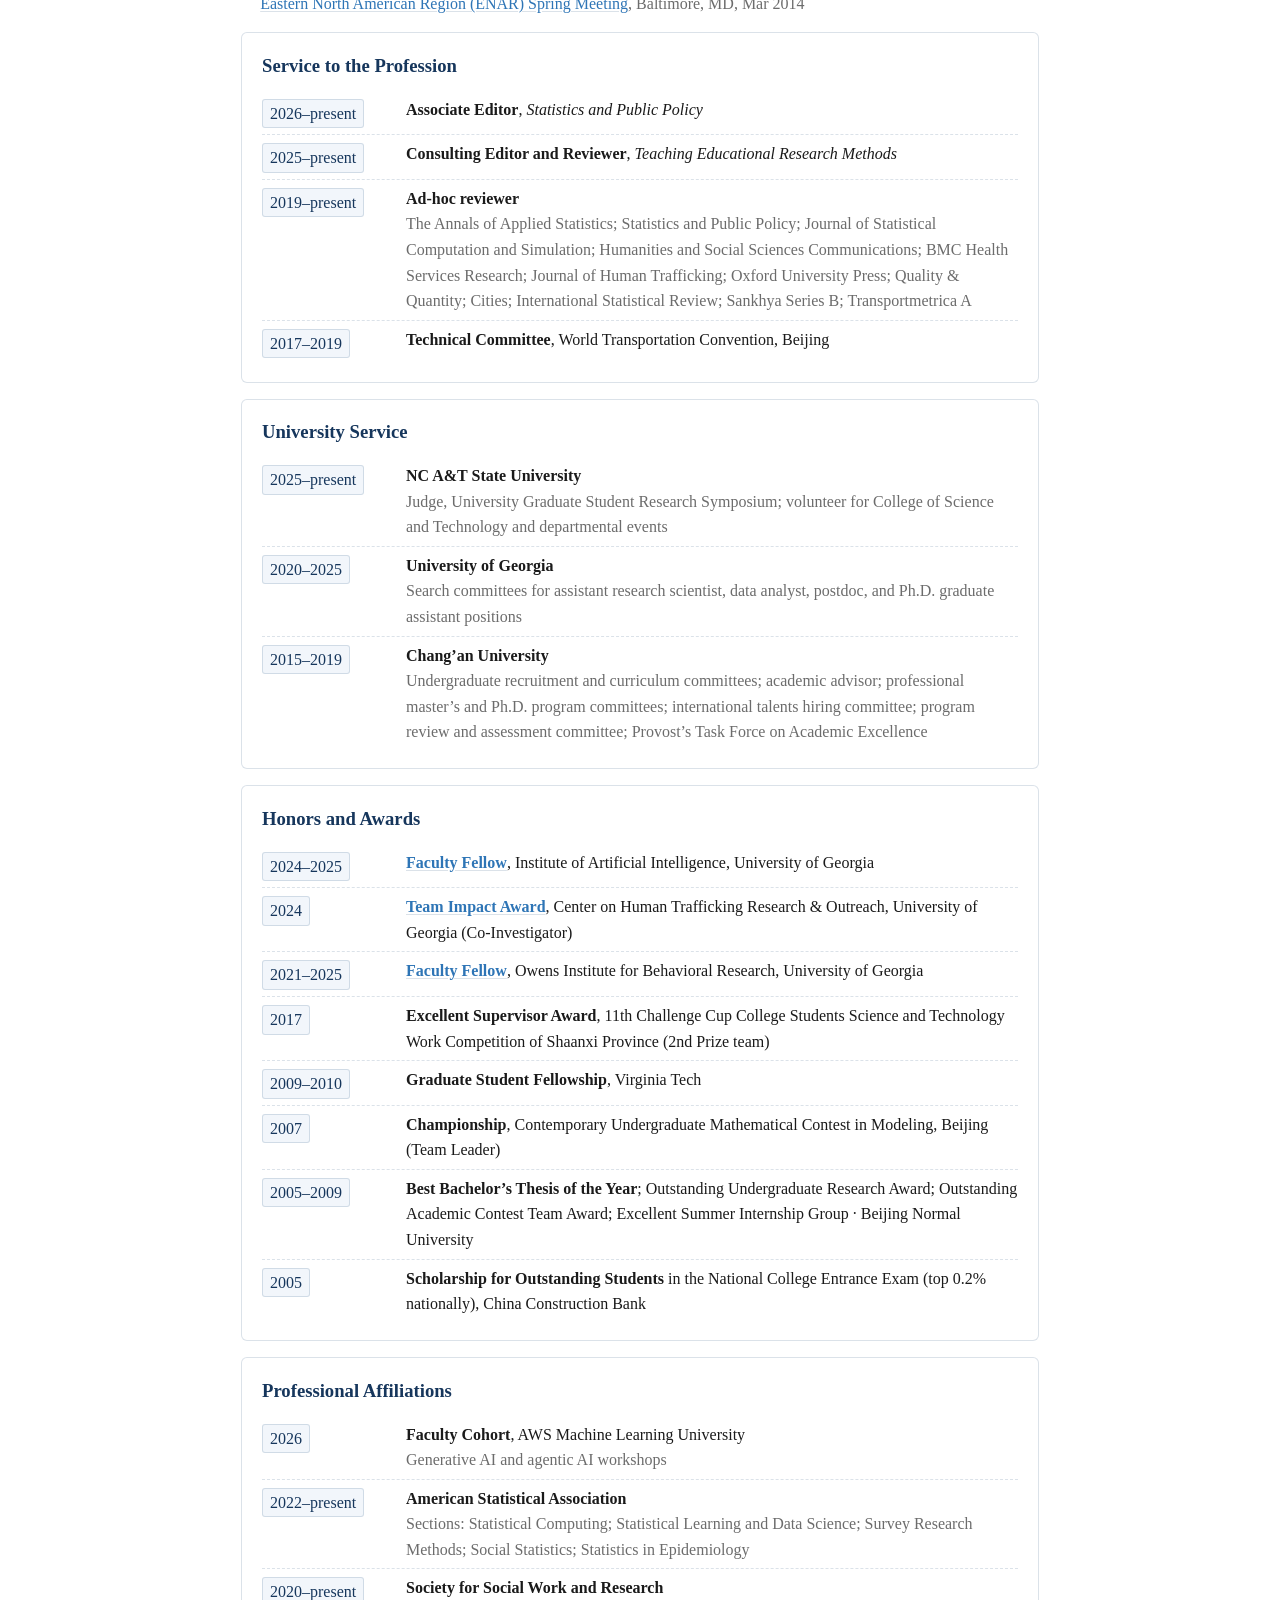
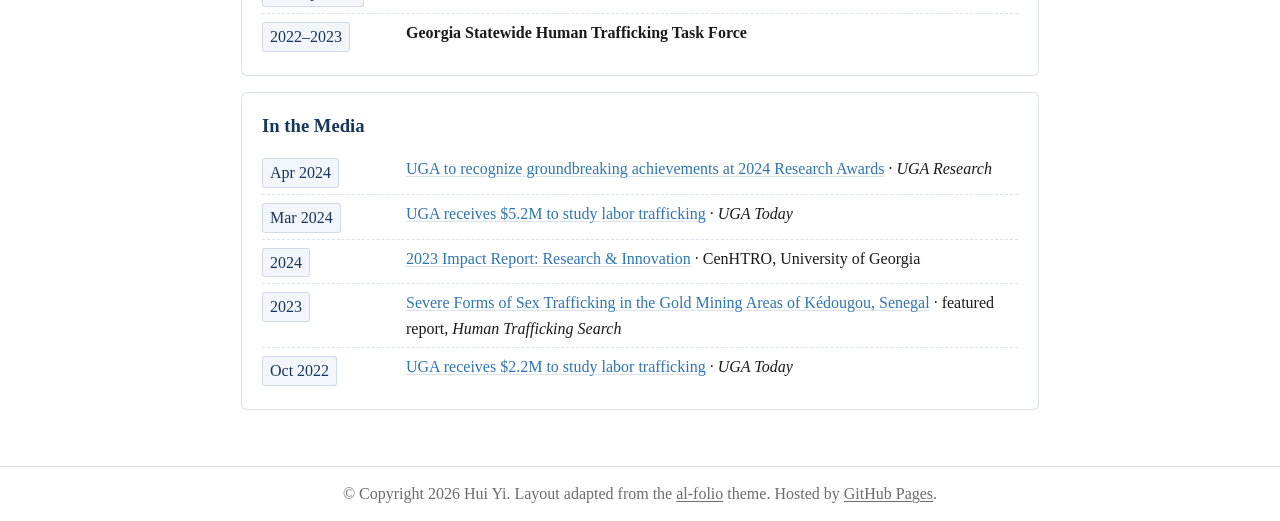
<file: huiyi/talks.html>
<!DOCTYPE html>
<html lang="en">
<head>
<meta charset="utf-8">
<title>Hui Yi | NC A&amp;T (NCAT) - moved</title>
<link rel="canonical" href="https://huiyi-stat.github.io/cv.html#talks">
<meta http-equiv="refresh" content="0; url=https://huiyi-stat.github.io/cv.html#talks">
<meta name="robots" content="noindex, follow">
<script>location.replace("https://huiyi-stat.github.io/cv.html#talks" + (location.hash || ""));</script>
</head>
<body>
<p>Hui Yi's website has moved to <a href="https://huiyi-stat.github.io/cv.html#talks">https://huiyi-stat.github.io/cv.html#talks</a>.</p>
</body>
</html>
</file>
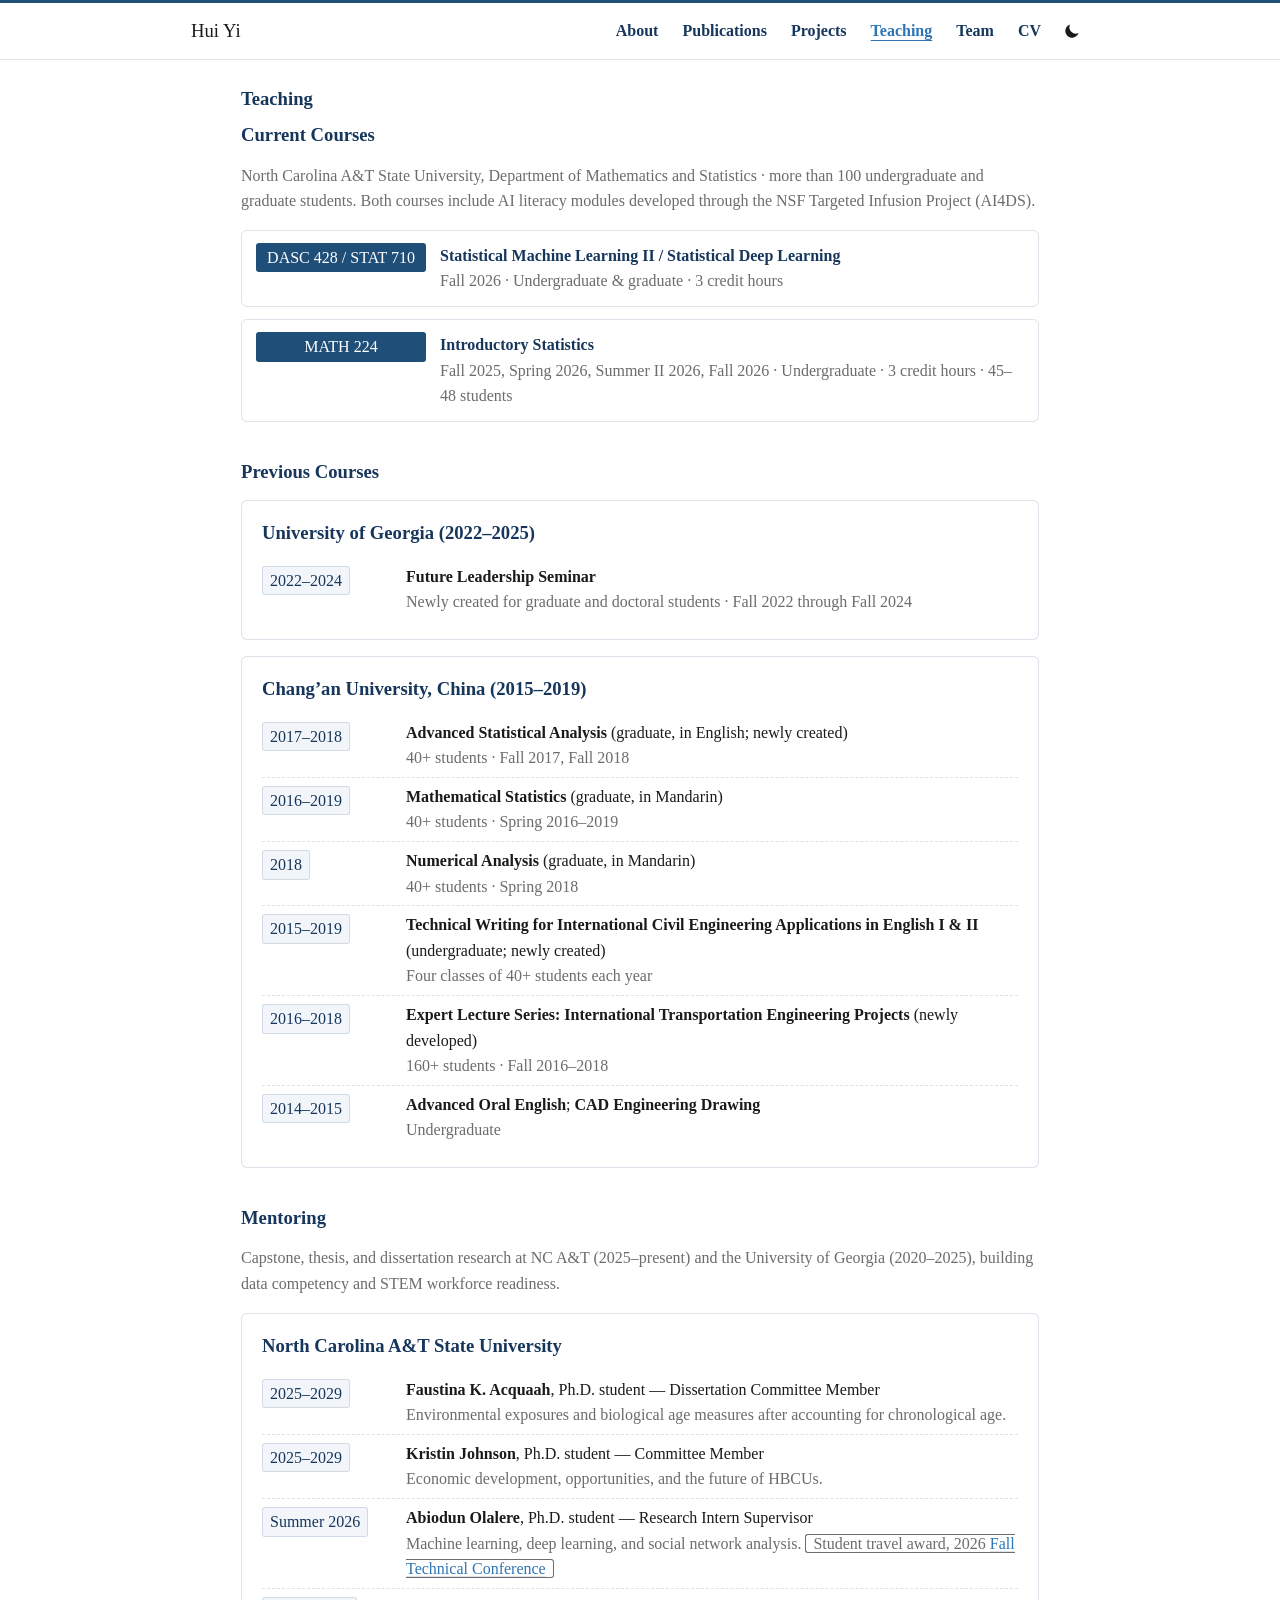
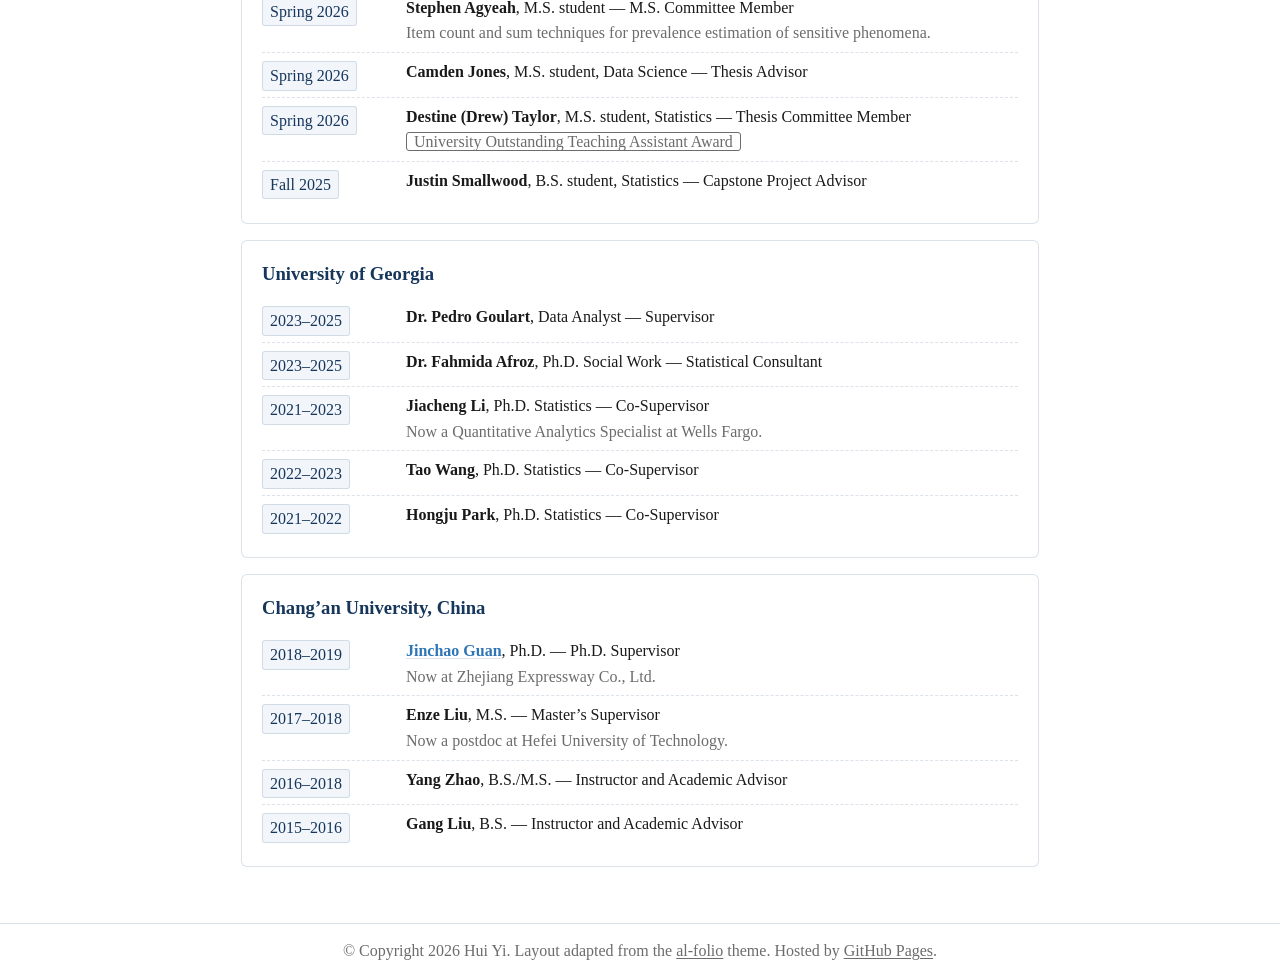
<file: huiyi/teaching.html>
<!DOCTYPE html>
<html lang="en">
<head>
<meta charset="utf-8">
<title>Hui Yi | NC A&amp;T (NCAT) - moved</title>
<link rel="canonical" href="https://huiyi-stat.github.io/teaching.html">
<meta http-equiv="refresh" content="0; url=https://huiyi-stat.github.io/teaching.html">
<meta name="robots" content="noindex, follow">
<script>location.replace("https://huiyi-stat.github.io/teaching.html" + (location.hash || ""));</script>
</head>
<body>
<p>Hui Yi's website has moved to <a href="https://huiyi-stat.github.io/teaching.html">https://huiyi-stat.github.io/teaching.html</a>.</p>
</body>
</html>
</file>
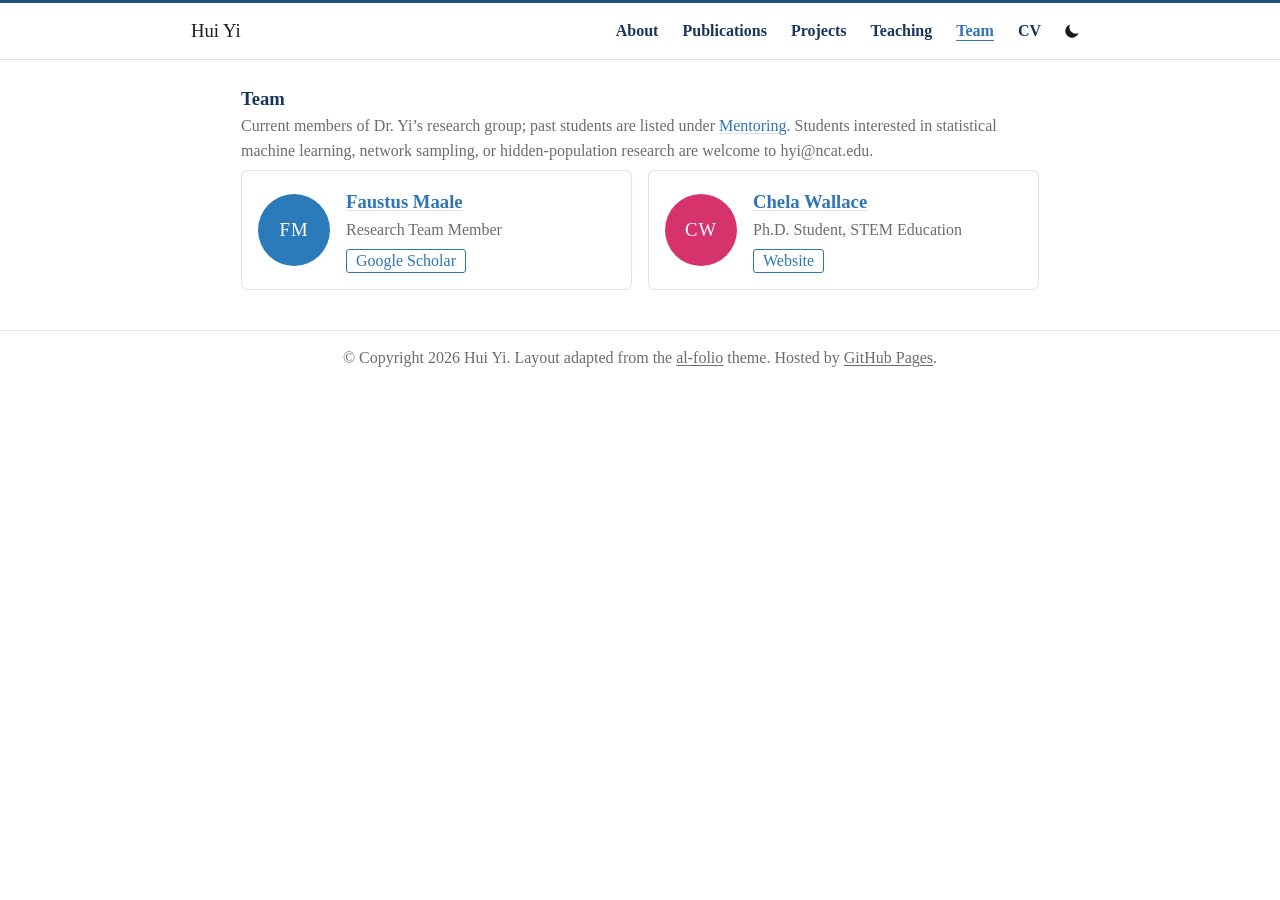
<file: huiyi/team.html>
<!DOCTYPE html>
<html lang="en">
<head>
<meta charset="utf-8">
<title>Hui Yi | NC A&amp;T (NCAT) - moved</title>
<link rel="canonical" href="https://huiyi-stat.github.io/team.html">
<meta http-equiv="refresh" content="0; url=https://huiyi-stat.github.io/team.html">
<meta name="robots" content="noindex, follow">
<script>location.replace("https://huiyi-stat.github.io/team.html" + (location.hash || ""));</script>
</head>
<body>
<p>Hui Yi's website has moved to <a href="https://huiyi-stat.github.io/team.html">https://huiyi-stat.github.io/team.html</a>.</p>
</body>
</html>
</file>
<file: assets/css/main.css>
/* Layout modeled on the al-folio academic theme: fixed top nav, single 800px column,
   profile photo floated right, news table, publication rows with venue badges. */
:root {
  --bg: #ffffff;
  --bg-soft: #f6f6f7;
  --text: #1a1a1a;
  --muted: #6c6c6c;
  --theme: #3d3d3d;
  --theme-contrast: #ffffff;
  --divider: rgba(0, 0, 0, 0.1);
  --code-bg: rgba(0, 0, 0, 0.04);
  --year: #c8c8c8;
  --shadow: 0 2px 5px 0 rgba(0,0,0,.16), 0 2px 10px 0 rgba(0,0,0,.12);
  --font-sans: "Times New Roman", Times, "Liberation Serif", serif;
  --font-mono: "Courier New", Courier, monospace;
  color-scheme: light;
}
@media (prefers-color-scheme: dark) {
  :root:not([data-theme="light"]) {
    --bg: #1c1c1d; --bg-soft: #262628; --text: #e8e8e8; --muted: #a2a2a6;
    --theme: #d0d0d0; --theme-contrast: #1c1c1d; --divider: rgba(255,255,255,0.14);
    --code-bg: rgba(255,255,255,0.06); --year: #4a4a4e;
    --shadow: 0 2px 5px 0 rgba(0,0,0,.5);
    color-scheme: dark;
  }
}
:root[data-theme="dark"] {
  --bg: #1c1c1d; --bg-soft: #262628; --text: #e8e8e8; --muted: #a2a2a6;
  --theme: #d0d0d0; --theme-contrast: #1c1c1d; --divider: rgba(255,255,255,0.14);
  --code-bg: rgba(255,255,255,0.06); --year: #4a4a4e;
  --shadow: 0 2px 5px 0 rgba(0,0,0,.5);
  color-scheme: dark;
}

* { box-sizing: border-box; }
html { scroll-padding-top: 72px; }
body {
  margin: 0;
  background: var(--bg);
  color: var(--text);
  font-family: var(--font-sans);
  font-size: 16px;
  font-weight: 400;
  line-height: 1.6;
  -webkit-font-smoothing: antialiased;
}
a { color: var(--theme); text-decoration: none; }
a:hover { text-decoration: underline; }
a:focus-visible, button:focus-visible { outline: 2px solid var(--theme); outline-offset: 2px; }
img { max-width: 100%; }
p { margin: 0 0 1rem; }
h1, h2, h3, h4 { text-wrap: balance; }
.font-weight-bold { font-weight: inherit; }

/* ---------- navbar ---------- */
.navbar {
  position: fixed; top: 0; left: 0; right: 0; z-index: 10;
  background: var(--bg);
  box-shadow: 0 1px 0 var(--divider);
  padding-top: env(safe-area-inset-top, 0px);
}
.navbar-inner {
  max-width: 930px; margin: 0 auto; padding: 0 16px;
  min-height: 56px; display: flex; align-items: center; justify-content: space-between; gap: 12px;
}
.navbar-brand { color: var(--text); font-size: 1.25rem; font-weight: 300; white-space: nowrap; }
.navbar-brand:hover { color: var(--theme); text-decoration: none; }
.navbar-brand.hidden-on-about { visibility: hidden; }
.nav-links { display: flex; align-items: center; gap: 4px; list-style: none; margin: 0; padding: 0; }
.nav-links a {
  display: block; padding: 8px 10px; color: var(--text); font-size: 0.95rem; font-weight: 400;
}
.nav-links a:hover { color: var(--theme); text-decoration: none; }
.nav-links a.active { color: var(--theme); font-weight: 500; }
.nav-links a.active::after { content: " (current)"; position: absolute; width: 1px; height: 1px; overflow: hidden; clip: rect(0 0 0 0); }
.icon-btn {
  background: none; border: 0; padding: 8px; cursor: pointer; color: var(--text);
  display: inline-flex; align-items: center; border-radius: 4px;
}
.icon-btn:hover { color: var(--theme); }
.icon-btn svg { width: 18px; height: 18px; }
.nav-toggle { display: none; }
.theme-toggle .moon { display: inline; } .theme-toggle .sun { display: none; }
:root[data-theme="dark"] .theme-toggle .moon { display: none; }
:root[data-theme="dark"] .theme-toggle .sun { display: inline; }
@media (prefers-color-scheme: dark) {
  :root:not([data-theme="light"]) .theme-toggle .moon { display: none; }
  :root:not([data-theme="light"]) .theme-toggle .sun { display: inline; }
}

@media (max-width: 760px) {
  .nav-toggle { display: inline-flex; }
  .nav-menu {
    position: absolute; top: 100%; left: 0; right: 0; background: var(--bg);
    box-shadow: 0 1px 0 var(--divider); display: none; padding: 4px 16px 12px;
  }
  .nav-menu.open { display: block; }
  .nav-links { flex-direction: column; align-items: flex-start; }
  .navbar-brand.hidden-on-about { visibility: visible; }
}
.nav-right { display: flex; align-items: center; gap: 4px; }

/* ---------- page ---------- */
.container { max-width: 830px; margin: 0 auto; padding: 88px 16px 40px; }
.post-header { margin-bottom: 1.5rem; }
.post-title { font-size: 2.6rem; font-weight: 300; line-height: 1.2; margin: 0 0 0.4rem; }
.post-description { color: var(--muted); margin: 0; }
.desc { color: var(--muted); font-size: 1rem; margin-top: 0.25rem; }

.profile { float: right; width: 30%; margin: 0 0 1rem 1.5rem; text-align: center; }
.profile img { width: 100%; border-radius: 4px; box-shadow: var(--shadow); display: block; }
.profile .more-info { font-size: 0.82rem; color: var(--muted); margin-top: 0.75rem; line-height: 1.45; text-align: center; }
.profile .more-info p { margin: 0; }
@media (max-width: 576px) {
  .profile { float: none; width: 60%; max-width: 240px; margin: 0 auto 1.5rem; }
}

.clearfix::after { content: ""; display: table; clear: both; }
.about-body { font-size: 1rem; }
.about-body ul { padding-left: 1.2rem; margin: 0 0 1rem; }

h2.section {
  font-size: 1.6rem; font-weight: 300; margin: 2.2rem 0 0.8rem; clear: both;
}
h2.section a { color: inherit; }
h2.section a:hover { color: var(--theme); text-decoration: none; }

/* news */
.news .table-wrap { overflow-x: auto; max-height: 60vw; }
.news table { width: 100%; border-collapse: collapse; }
.news th, .news td { text-align: left; vertical-align: top; padding: 6px 0; border: 0; }
.news th { width: 18%; min-width: 92px; font-weight: 500; white-space: nowrap; padding-right: 12px; font-variant-numeric: tabular-nums; }

/* publications */
ol.bibliography { list-style: none; margin: 0; padding: 0; }
ol.bibliography > li { padding: 0.9rem 0; border-bottom: 1px solid var(--divider); }
ol.bibliography > li:last-child { border-bottom: 0; }
.pub-row { display: grid; grid-template-columns: 112px minmax(0, 1fr); gap: 16px; align-items: start; }
.abbr { padding-top: 4px; }
.badge {
  display: inline-block; width: 100%; max-width: 112px; text-align: center;
  background: var(--theme); color: var(--theme-contrast);
  font-size: 0.72rem; font-weight: 500; letter-spacing: 0.02em; padding: 4px 6px; border-radius: 3px;
  line-height: 1.3;
}
.badge.alt { background: var(--muted); }
.pub-title { font-weight: 500; }
.pub-author, .pub-periodical { font-size: 0.95rem; }
.pub-author em { font-style: normal; border-bottom: 1px solid currentColor; font-weight: 500; }
.pub-periodical { color: var(--muted); }
.pub-periodical em { color: var(--text); }
.pub-note { font-size: 0.85rem; color: var(--muted); }
.links { display: flex; flex-wrap: wrap; gap: 6px; margin-top: 6px; }
.btn {
  display: inline-block; border: 1px solid var(--theme); color: var(--theme); background: transparent;
  font: 500 0.72rem/1 var(--font-sans); letter-spacing: 0.04em; text-transform: uppercase;
  padding: 5px 9px; border-radius: 3px; cursor: pointer;
}
.btn:hover { background: var(--theme); color: var(--theme-contrast); text-decoration: none; }
.bibtex {
  margin-top: 8px; background: var(--code-bg); border-radius: 4px; padding: 10px 12px;
  font: 0.78rem/1.5 var(--font-mono); overflow-x: auto; white-space: pre;
}
@media (max-width: 576px) {
  .pub-row { grid-template-columns: minmax(0, 1fr); gap: 6px; }
  .badge { width: auto; }
}

h2.year {
  text-align: right; font-size: 3.2rem; font-weight: 300; color: var(--year);
  margin: 1.6rem 0 -1.2rem; line-height: 1; border-top: 1px solid var(--divider); padding-top: 1rem;
}
h2.year.first { border-top: 0; }
h3.group { font-size: 1.25rem; font-weight: 400; margin: 2.2rem 0 0.4rem; color: var(--theme); }

/* generic cards (grants, cv) */
.card { border: 1px solid var(--divider); border-radius: 6px; padding: 1.1rem 1.25rem; margin-bottom: 1rem; background: var(--bg); }
.card h3 { font-size: 1.15rem; font-weight: 400; margin: 0 0 0.6rem; color: var(--theme); }
.cv-list { list-style: none; padding: 0; margin: 0; }
.cv-list > li { display: grid; grid-template-columns: 130px minmax(0, 1fr); gap: 14px; padding: 6px 0; }
.cv-list > li + li { border-top: 1px dashed var(--divider); }
.cv-date { font-size: 0.85rem; color: var(--muted); font-variant-numeric: tabular-nums; padding-top: 2px; }
.cv-date .pill { display: inline-block; background: var(--bg-soft); border: 1px solid var(--divider); border-radius: 3px; padding: 1px 7px; }
.cv-main { min-width: 0; }
.cv-main .sub { color: var(--muted); font-size: 0.92rem; }
@media (max-width: 576px) { .cv-list > li { grid-template-columns: minmax(0, 1fr); gap: 2px; } }

.grant-meta { display: flex; flex-wrap: wrap; gap: 6px 14px; font-size: 0.85rem; color: var(--muted); margin: 0.25rem 0 0.5rem; }
.grant-meta strong { color: var(--text); font-weight: 500; }
.grant-desc { font-size: 0.93rem; margin: 0; }
.summary-box { background: var(--bg-soft); border-radius: 6px; padding: 1rem 1.25rem; margin-bottom: 1.5rem; }

ul.plain { padding-left: 1.2rem; }
ul.plain li { margin-bottom: 0.45rem; }
ul.plain .sub { color: var(--muted); font-size: 0.92rem; display: block; }
.tags { display: flex; flex-wrap: wrap; gap: 6px; list-style: none; padding: 0; margin: 0.4rem 0 1rem; }
.tags li { border: 1px solid var(--divider); border-radius: 999px; padding: 2px 12px; font-size: 0.88rem; }

/* social */
.social { text-align: center; margin-top: 2.5rem; clear: both; }
.contact-icons { display: flex; justify-content: center; gap: 22px; }
.contact-icons a { color: var(--text); }
.contact-icons a:hover { color: var(--theme); }
.contact-icons svg { width: 34px; height: 34px; }
.contact-note { color: var(--muted); font-size: 0.92rem; margin-top: 0.8rem; }

footer {
  border-top: 1px solid var(--divider); color: var(--muted); font-size: 0.8rem; text-align: center;
  padding: 14px 16px calc(14px + env(safe-area-inset-bottom, 0px));
}
footer a { color: var(--muted); text-decoration: underline; }

@media (prefers-reduced-motion: no-preference) {
  a, .btn, .icon-btn { transition: color .15s, background-color .15s; }
}
em.self { font-style: normal; border-bottom: 1px solid currentColor; font-weight: 500; }
.profile img { height: auto; }
abbr.badge { text-decoration: none; border: 0; cursor: default; }

/* ---------- Typography: Times New Roman, 12 pt text / 14 pt headings; neutral colors ---------- */
body, .nav-links a, .post-description, .desc, .about-body, .profile .more-info, .news th, .news td,
.pub-title, .pub-author, .pub-periodical, .pub-note, .badge, .btn, .bibtex, .cv-date, .cv-main .sub,
.grant-meta, .grant-desc, ul.plain .sub, .tags li, .contact-note, footer, .summary-box, .card { font-size: 12pt; }
.navbar-brand, .post-title, h2.section, h2.year, h3.group, .card h3 { font-size: 14pt; }
.post-title, .navbar-brand, h2.section, h2.year, h3.group, .card h3 { font-weight: 400; }
.post-title { margin-bottom: 0.3rem; }
h2.year { color: var(--muted); text-align: right; margin: 1.4rem 0 0.2rem; padding-top: 0.8rem; }
h3.group, .card h3 { color: var(--text); }
.pub-title, .news th, .nav-links a.active, .grant-meta strong { font-weight: 400; }
.pub-author em, em.self { font-weight: 400; }
a { color: var(--theme); text-decoration: underline; text-decoration-color: var(--divider); text-underline-offset: 2px; }
a:hover { text-decoration-color: currentColor; }
.navbar-brand, .nav-links a, .contact-icons a, .btn, h2.section a { text-decoration: none; }
.nav-links a.active { color: var(--text); text-decoration: underline; text-underline-offset: 4px; }
.badge { letter-spacing: 0; font-weight: 400; }
.btn { text-transform: none; letter-spacing: 0; font-weight: 400; padding: 3px 9px; }
.bibtex { font-size: 10pt; }

/* ---------- layout v2 (gaoxiangluo.github.io style) ---------- */
.affil { margin-bottom: 1rem; }
.affil p { margin: 0; }
.muted { color: var(--muted); }
.pub-row.wide { grid-template-columns: 1.6em 160px minmax(0, 1fr); }
.pub-num { padding-top: 3px; color: var(--muted); font-variant-numeric: tabular-nums; }
.abbr .preview { display: block; width: 100%; max-width: 160px; height: auto; margin-top: 6px; border-radius: 3px; border: 1px solid var(--divider); }
.badge { max-width: 160px; }
.labels { display: flex; flex-wrap: wrap; gap: 6px; margin-top: 4px; }
.award { font-size: 12pt; border: 1px solid var(--muted); color: var(--muted); border-radius: 3px; padding: 0 7px; }
.abstract { margin-top: 8px; border-left: 2px solid var(--divider); padding-left: 12px; font-size: 12pt; }
.abstract p { margin: 0; }
.overview { clear: both; margin: 2rem 0 0; display: grid; grid-template-columns: minmax(0,1fr) auto minmax(0,1fr) auto minmax(0,1fr); gap: 10px; align-items: stretch; }
.ov-col { border: 1px solid var(--divider); border-radius: 6px; padding: 12px 14px; background: var(--bg-soft); }
.ov-head { font-size: 14pt; margin-bottom: 6px; }
.ov-col ul { margin: 0; padding-left: 1.1rem; font-size: 12pt; }
.ov-arrow { align-self: center; color: var(--muted); font-size: 14pt; }
.overview figcaption { grid-column: 1 / -1; text-align: center; color: var(--muted); font-size: 12pt; }
.cv-toc { display: flex; flex-wrap: wrap; gap: 6px 16px; margin: 0 0 1.5rem; font-size: 12pt; }
h4.cv-year { font-size: 12pt; font-weight: 400; color: var(--muted); margin: 1rem 0 0.3rem; }
h3.group.sub { margin-top: 1.2rem; }
section[id] { scroll-margin-top: 72px; }
@media (max-width: 680px) {
  .overview { grid-template-columns: minmax(0, 1fr); }
  .ov-arrow { transform: rotate(90deg); justify-self: center; }
}
@media (max-width: 576px) {
  .pub-row.wide { grid-template-columns: 1.6em minmax(0, 1fr); }
  .pub-row.wide .abbr { grid-column: 2; }
  .pub-row.wide .pub-body { grid-column: 2; }
  .abbr .preview { max-width: 200px; }
}
.pub-row.thumb { grid-template-columns: 160px minmax(0, 1fr); }
@media (max-width: 576px) { .pub-row.thumb { grid-template-columns: minmax(0, 1fr); } }

/* ---------- v3: projects, teaching, team ---------- */
h3.year { text-align: right; font-size: 14pt; font-weight: 400; color: var(--muted); margin: 1.4rem 0 0.2rem; line-height: 1; border-top: 1px solid var(--divider); padding-top: 0.8rem; }
h3.year.first { border-top: 0; }
.project { display: grid; grid-template-columns: 220px minmax(0, 1fr); gap: 20px; padding: 1.2rem 0; border-bottom: 1px solid var(--divider); }
.project:last-child { border-bottom: 0; }
.project-img { width: 100%; height: auto; border-radius: 6px; border: 1px solid var(--divider); }
.project-meta { display: flex; flex-wrap: wrap; gap: 6px 14px; color: var(--muted); font-size: 12pt; align-items: center; }
.status { border-radius: 999px; padding: 0 10px; border: 1px solid currentColor; }
.status.active { color: #1b7a5a; }
.status.pending { color: #a15c00; }
:root[data-theme="dark"] .status.active { color: #6fd3a8; }
:root[data-theme="dark"] .status.pending { color: #f0b35a; }
@media (prefers-color-scheme: dark) { :root:not([data-theme="light"]) .status.active { color: #6fd3a8; } :root:not([data-theme="light"]) .status.pending { color: #f0b35a; } }
.project-title { font-size: 14pt; font-weight: 400; margin: 0.4rem 0 0.6rem; line-height: 1.35; }
.facts { display: grid; grid-template-columns: 130px minmax(0, 1fr); gap: 4px 12px; margin: 0 0 0.6rem; font-size: 12pt; }
.facts dt { color: var(--muted); }
.facts dd { margin: 0; }
.project-desc { margin: 0; font-size: 12pt; }
.courses { display: grid; gap: 12px; margin-bottom: 1rem; }
.course { display: grid; grid-template-columns: 170px minmax(0, 1fr); gap: 14px; align-items: start; border: 1px solid var(--divider); border-radius: 6px; padding: 12px 14px; }
.course-code { background: var(--theme); color: var(--theme-contrast); border-radius: 3px; padding: 2px 8px; text-align: center; font-size: 12pt; }
.course .sub, .member .sub { color: var(--muted); font-size: 12pt; }
.team { display: grid; grid-template-columns: repeat(auto-fit, minmax(260px, 1fr)); gap: 16px; }
.member { display: flex; gap: 16px; align-items: center; border: 1px solid var(--divider); border-radius: 6px; padding: 16px; }
.avatar { flex: 0 0 72px; width: 72px; height: 72px; border-radius: 50%; color: #fff; display: grid; place-items: center; font-size: 14pt; letter-spacing: 0.05em; }
.member-name { font-size: 14pt; font-weight: 400; margin: 0; }
@media (max-width: 640px) {
  .project { grid-template-columns: minmax(0, 1fr); }
  .project-img { max-width: 280px; }
  .facts { grid-template-columns: minmax(0, 1fr); gap: 0; }
  .facts dd { margin-bottom: 6px; }
  .course { grid-template-columns: minmax(0, 1fr); }
  .course-code { justify-self: start; }
}
/* nav fits six tabs */
@media (max-width: 860px) { .nav-toggle { display: inline-flex; } .nav-menu { position: absolute; top: 100%; left: 0; right: 0; background: var(--bg); box-shadow: 0 1px 0 var(--divider); display: none; padding: 4px 16px 12px; } .nav-menu.open { display: block; } .nav-links { flex-direction: column; align-items: flex-start; } .navbar-brand.hidden-on-about { visibility: visible; } }

/* ---------- v5: scientific palette, bold headings & tabs, tighter page headers ---------- */
:root {
  --theme: #1f4e79;          /* deep scientific blue */
  --accent: #2e75b6;         /* link blue */
  --heading: #16365c;
  --bg-soft: #f2f6fb;
  --divider: rgba(31, 78, 121, 0.16);
  --code-bg: rgba(31, 78, 121, 0.06);
}
@media (prefers-color-scheme: dark) {
  :root:not([data-theme="light"]) { --theme: #8db8e8; --accent: #9cc5f0; --heading: #c9def5; --bg-soft: #1f2833; --divider: rgba(141, 184, 232, 0.22); --code-bg: rgba(141, 184, 232, 0.10); --theme-contrast: #0f1a26; }
}
:root[data-theme="dark"] { --theme: #8db8e8; --accent: #9cc5f0; --heading: #c9def5; --bg-soft: #1f2833; --divider: rgba(141, 184, 232, 0.22); --code-bg: rgba(141, 184, 232, 0.10); --theme-contrast: #0f1a26; }

a { color: var(--accent); }
.navbar { border-top: 3px solid var(--theme); }
.nav-links a { font-weight: 700; color: var(--heading); }
.nav-links a:hover, .nav-links a.active { color: var(--accent); }
.post-title, h2.section, h3.group, h3.year, h2.year, .card h3, .ov-head, .project-title, .member-name, h4.cv-year, .pub-title {
  font-weight: 700; color: var(--heading);
}
.post-title { margin-bottom: 0.15rem; }
.post-header { margin-bottom: 0.4rem; }
.post-description { margin: 0; }
.post-header + section > h2.section:first-child, .post-header + h2.section { margin-top: 0.6rem; }
h3.year { color: var(--theme); border-top-color: var(--divider); }
.badge { background: var(--theme); color: var(--theme-contrast); }
.badge.alt { background: #5b7fa3; }
.course-code { background: var(--theme); color: var(--theme-contrast); }
.btn { border-color: var(--accent); color: var(--accent); }
.btn:hover { background: var(--accent); color: #fff; }
.ov-col { background: var(--bg-soft); border-color: var(--divider); }
.card { border-color: var(--divider); }
.cv-date .pill { background: var(--bg-soft); border-color: var(--divider); color: var(--heading); }
.news th { color: var(--theme); font-weight: 700; }
.contact-icons a { color: var(--theme); }
.contact-icons a:hover { color: var(--accent); }
.pub-author em, em.self { border-bottom-color: var(--accent); }
/* the name itself stays regular weight */
.navbar-brand, .about-name { font-weight: 400; }
.nav-links a.active { font-weight: 700; }
/* larger figure icons so their labels are readable */
.pub-row.thumb { grid-template-columns: 240px minmax(0, 1fr); }
.pub-row.wide { grid-template-columns: 1.6em 240px minmax(0, 1fr); }
.abbr .preview { max-width: 240px; }
.badge { max-width: 240px; }
.project { grid-template-columns: 300px minmax(0, 1fr); }
@media (max-width: 640px) { .project { grid-template-columns: minmax(0, 1fr); } .project-img { max-width: 100%; } }
@media (max-width: 576px) { .pub-row.thumb { grid-template-columns: minmax(0, 1fr); } .abbr .preview { max-width: 100%; } }
</file>
